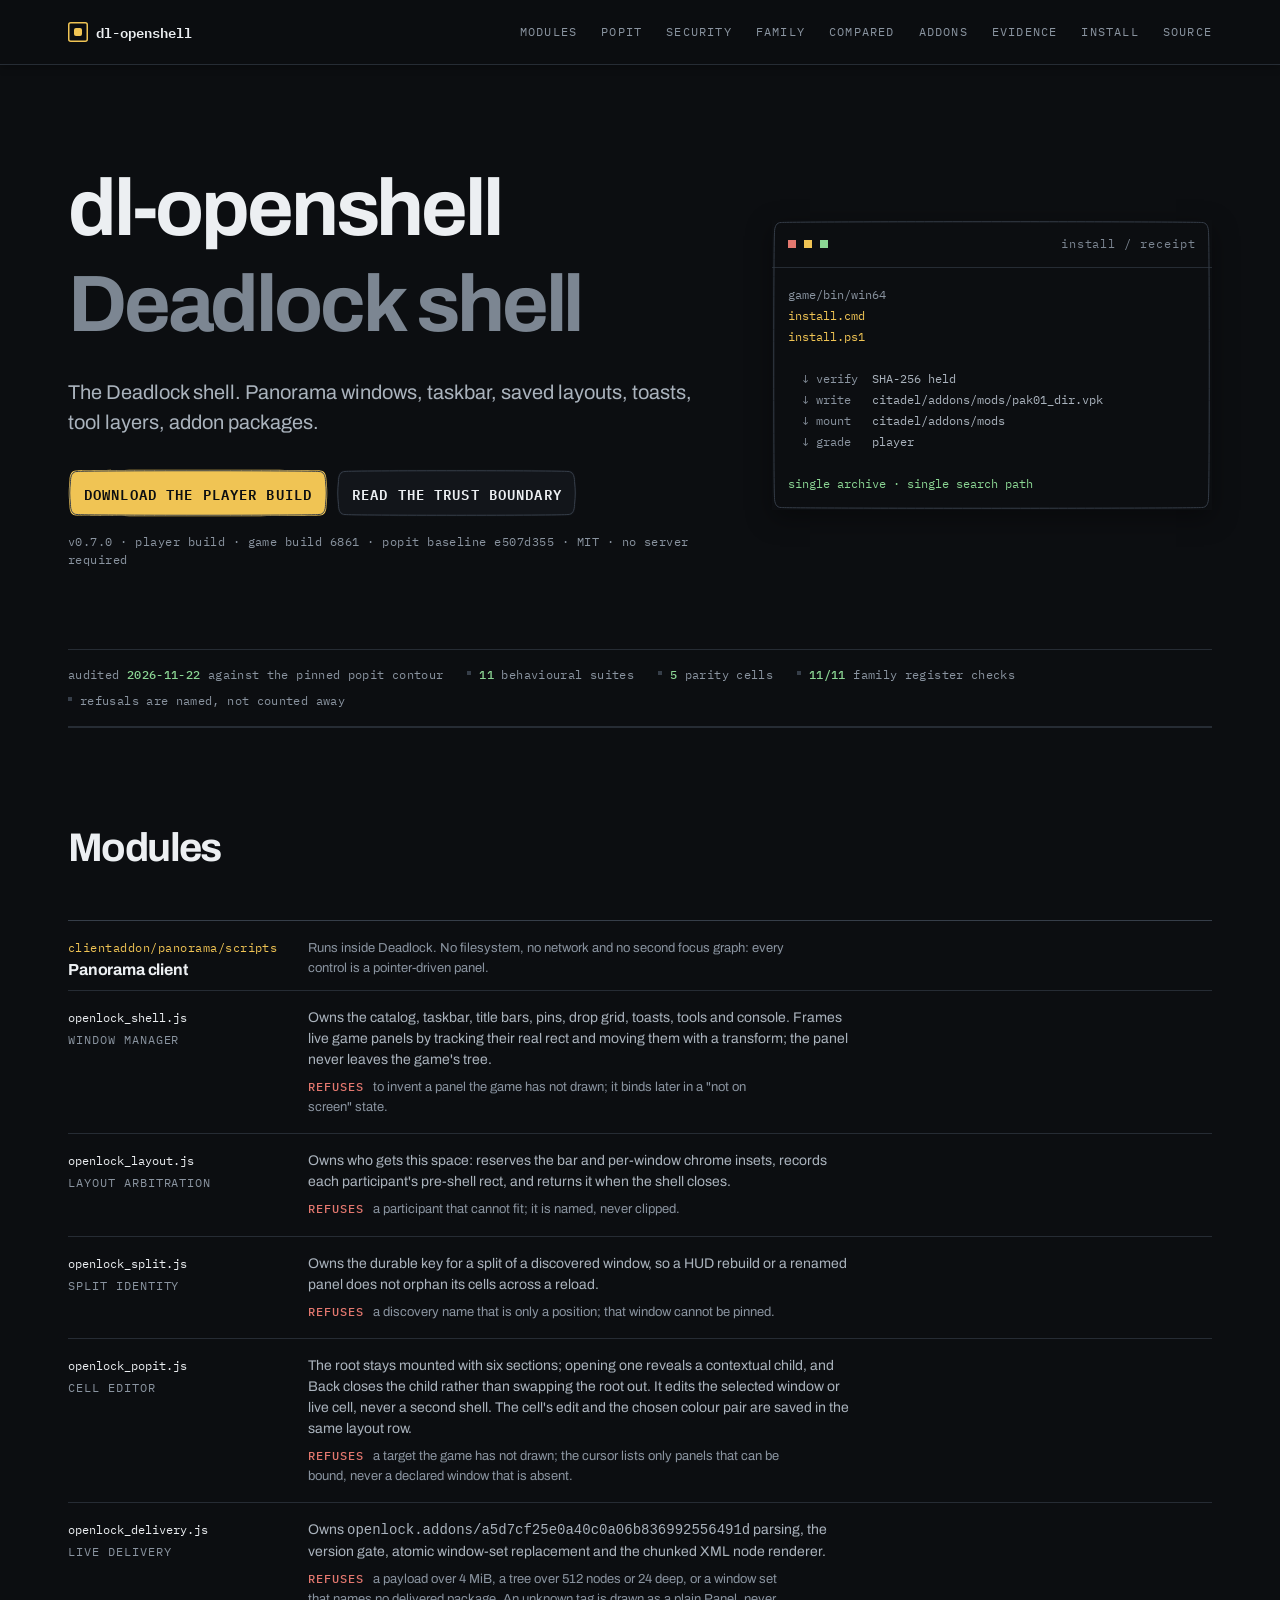
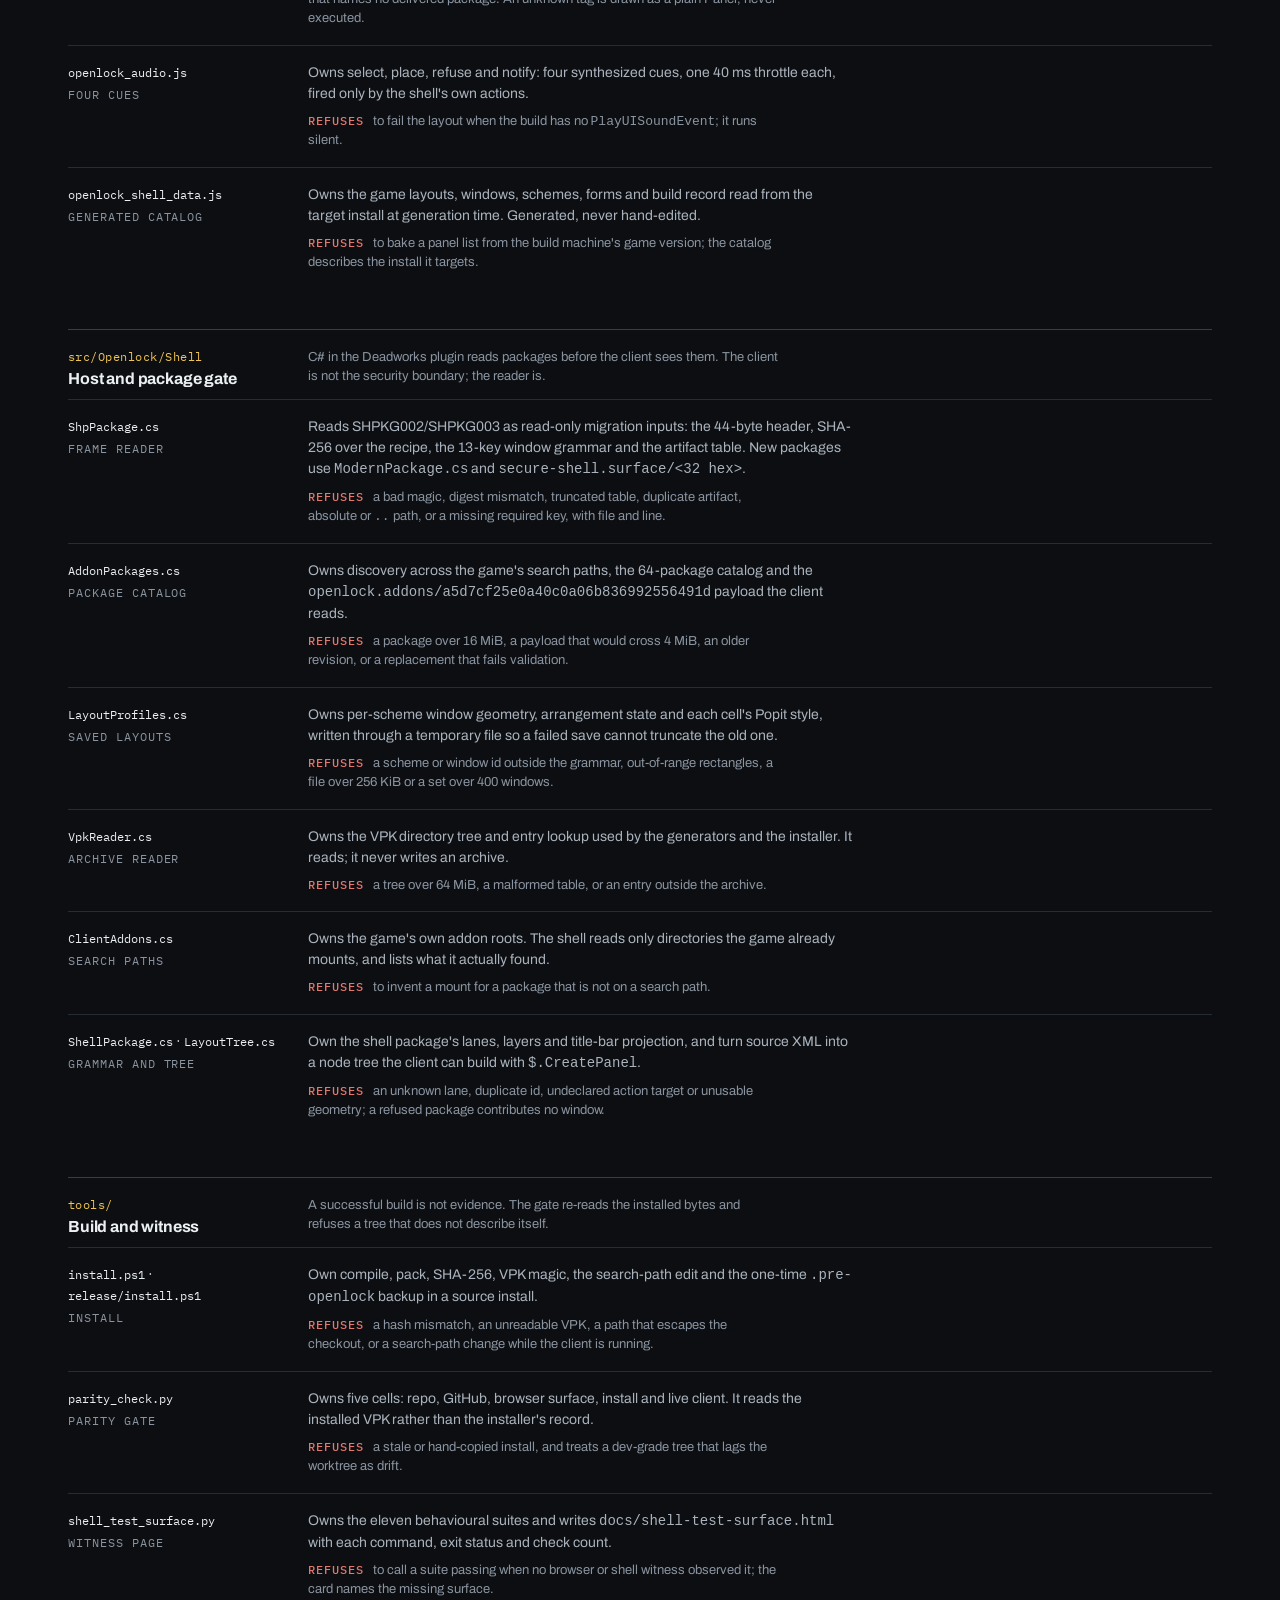
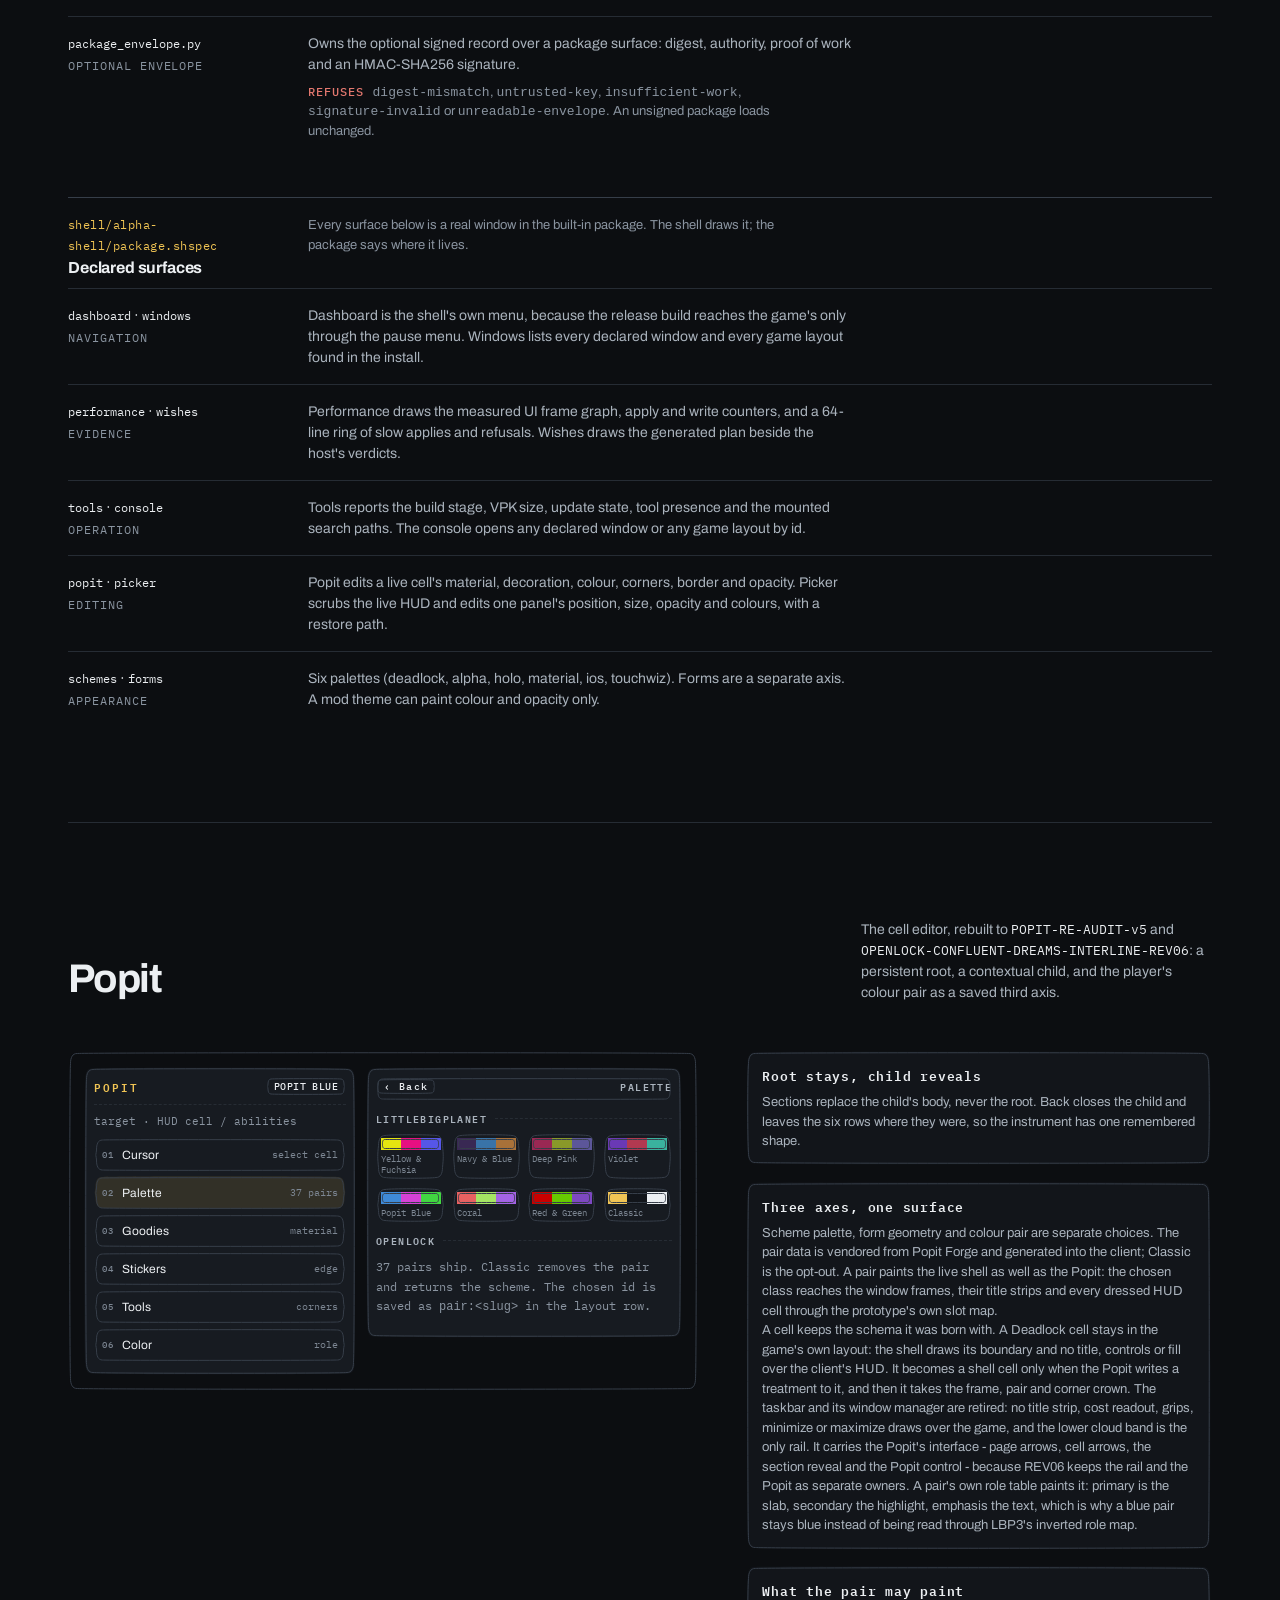
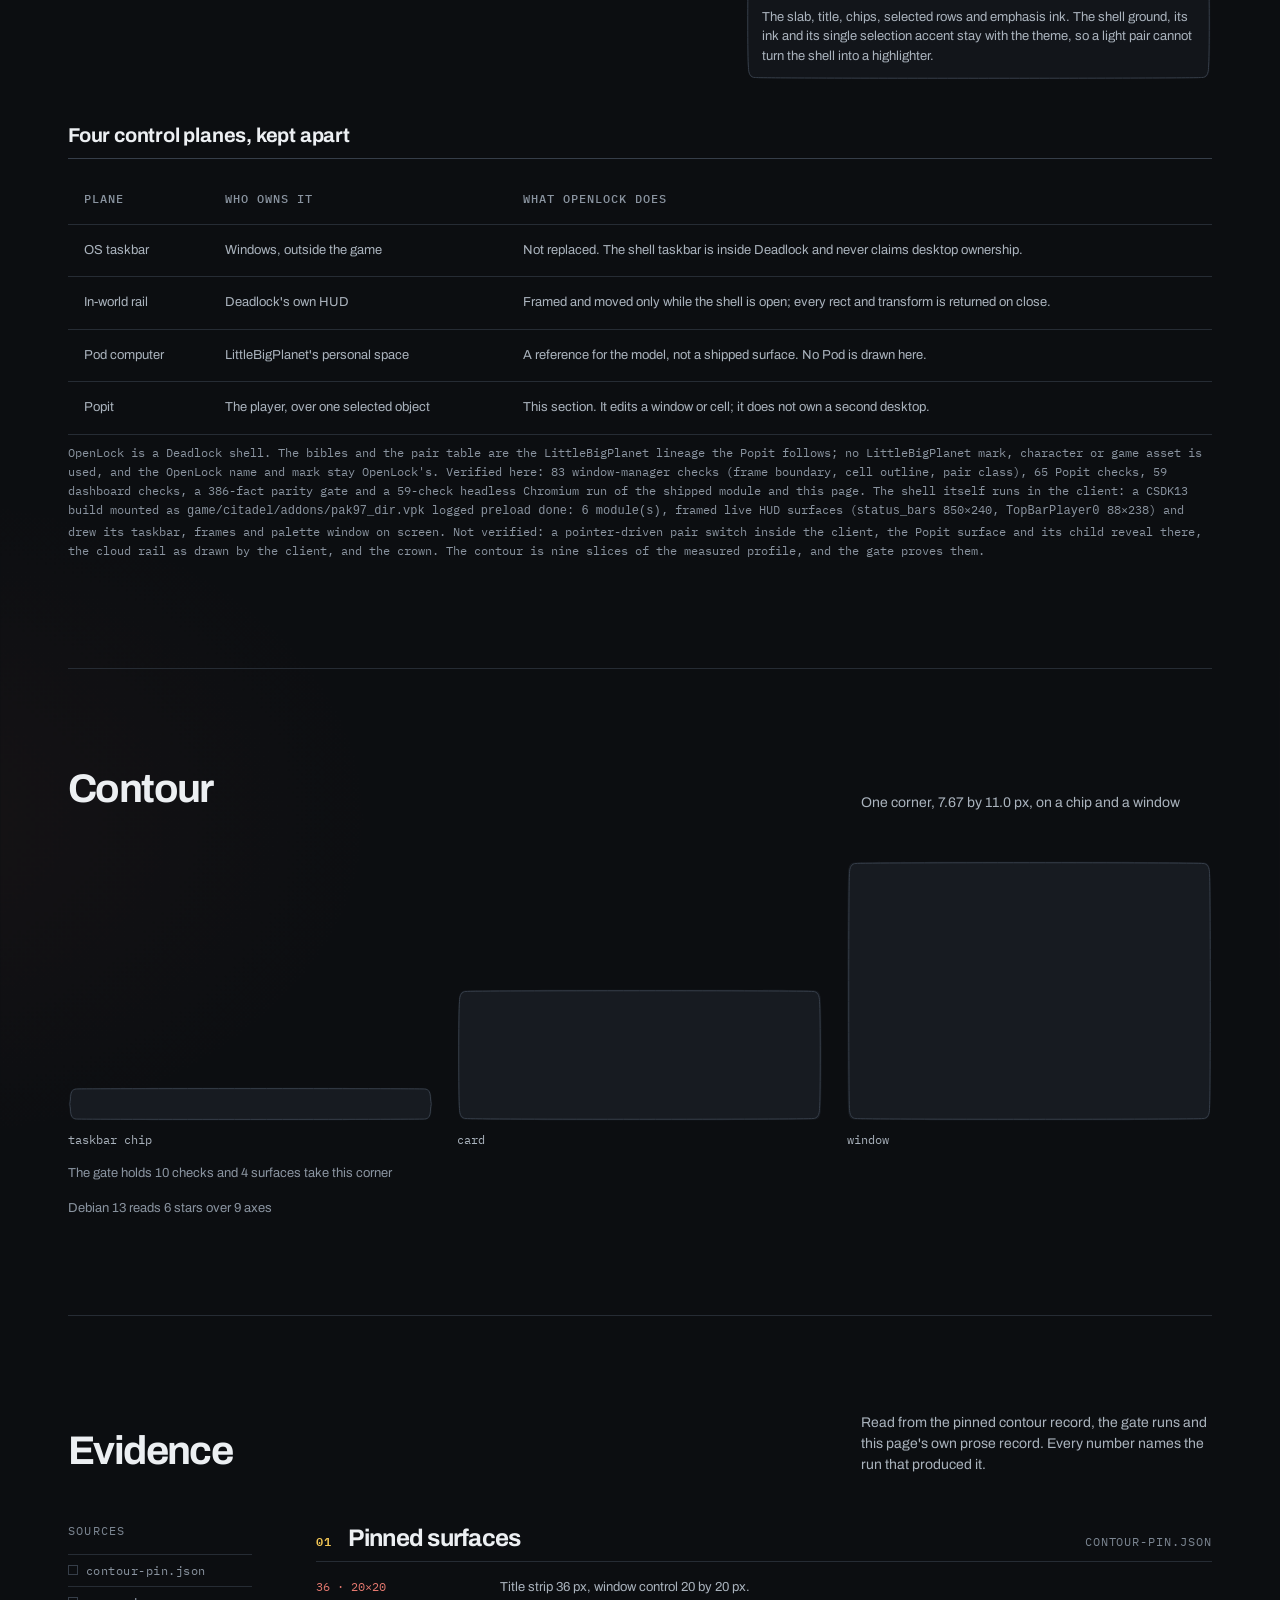
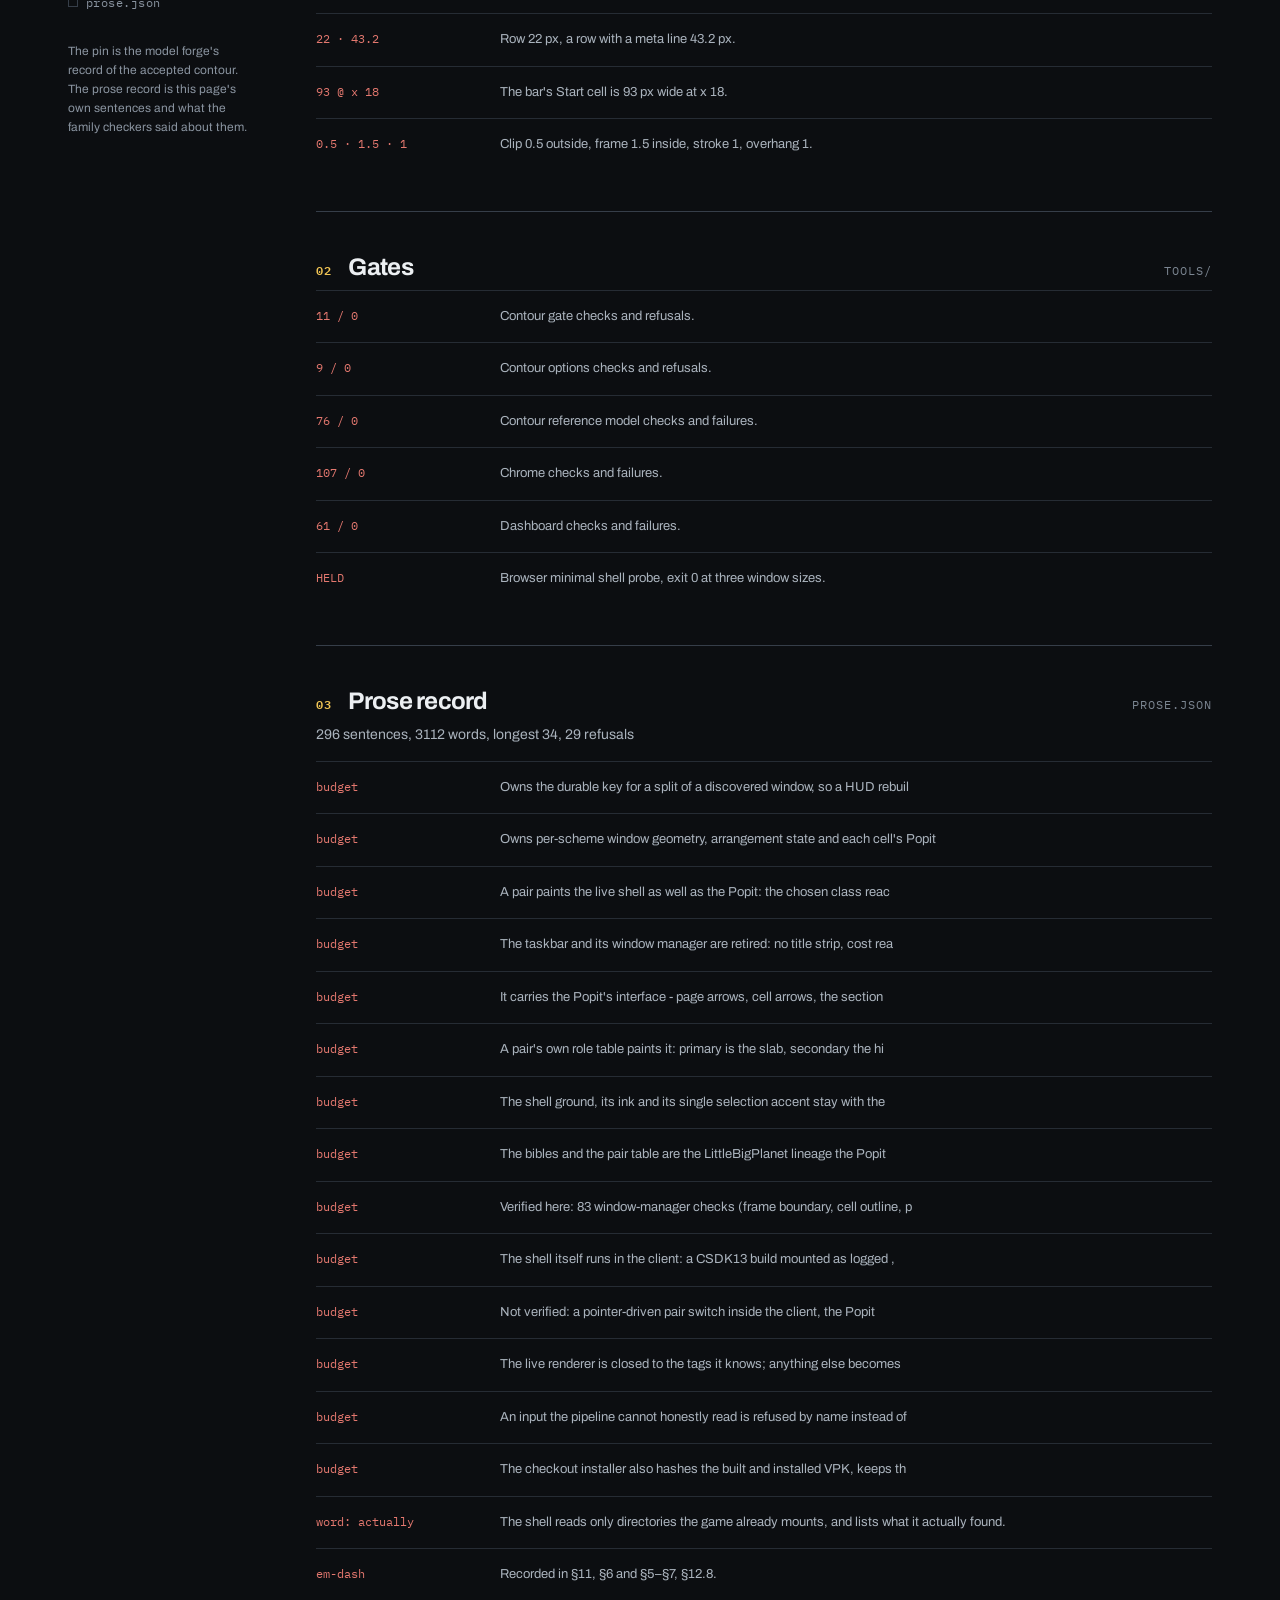
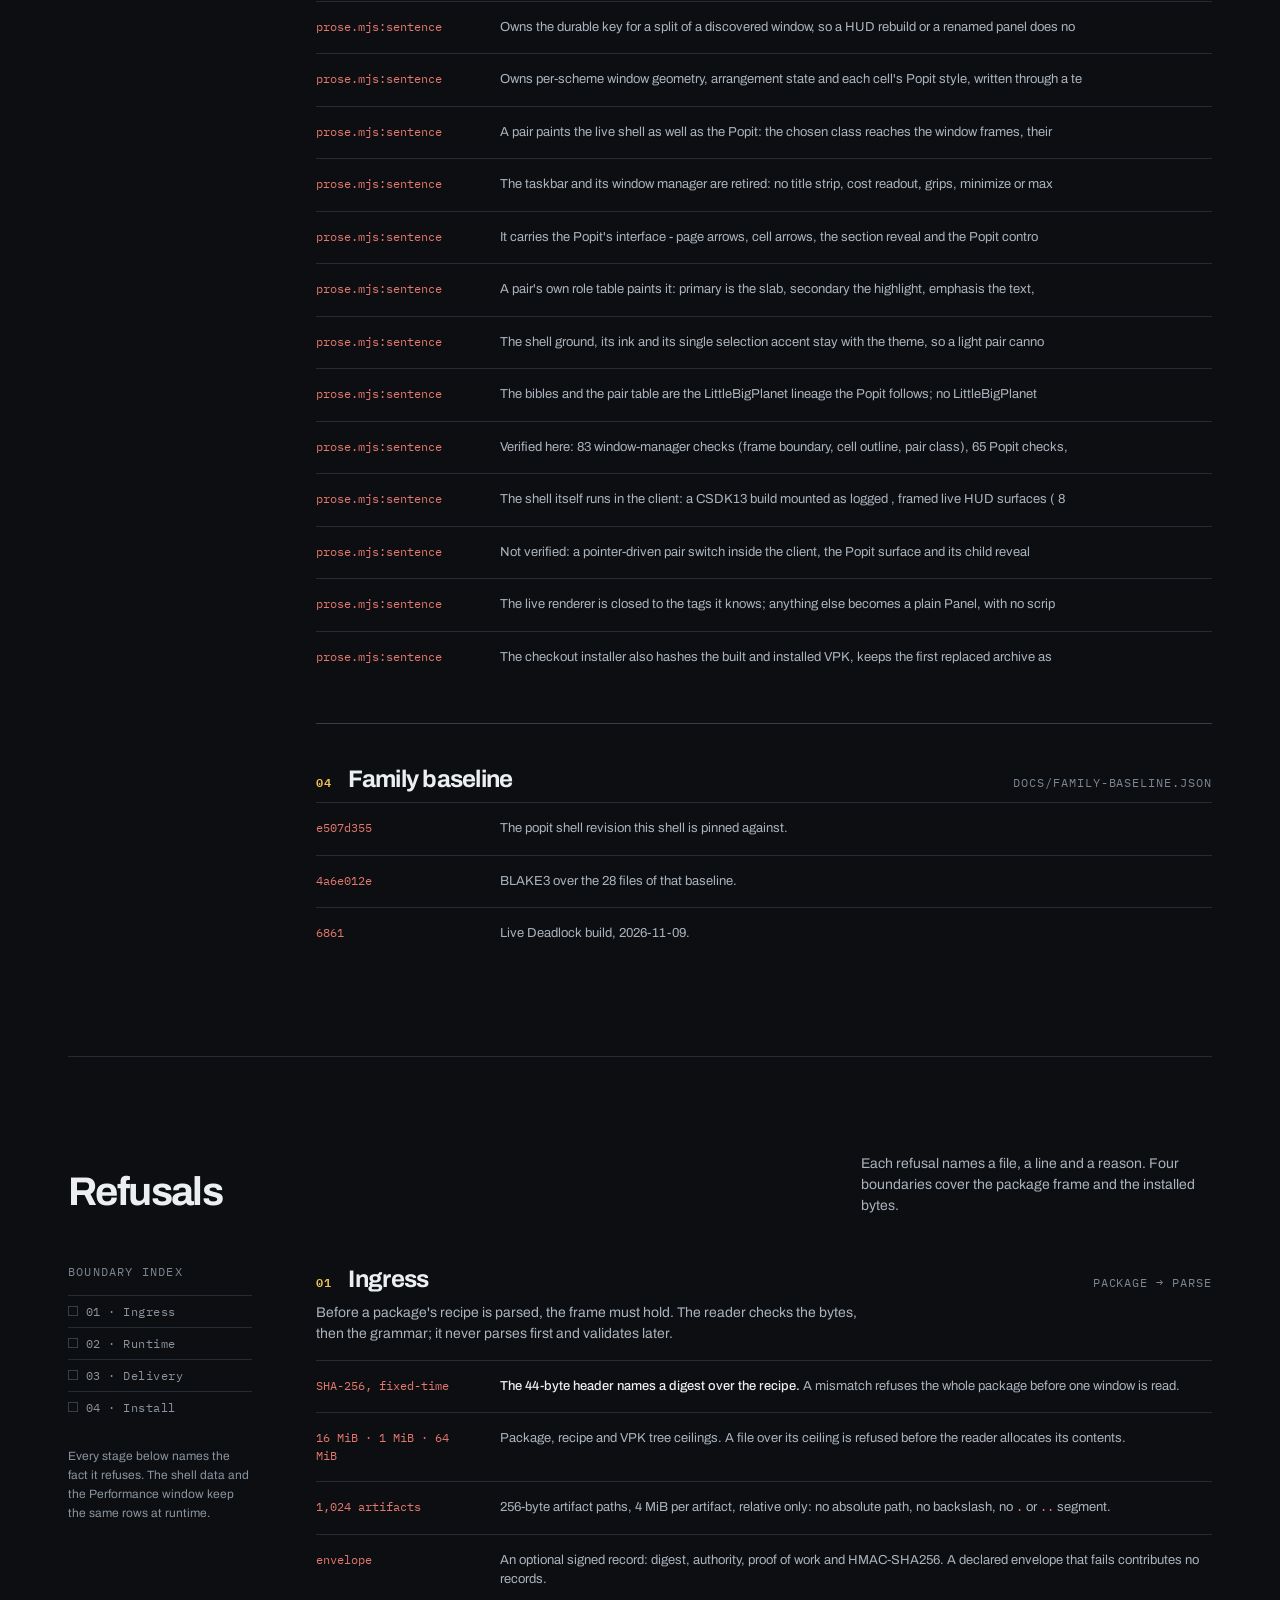
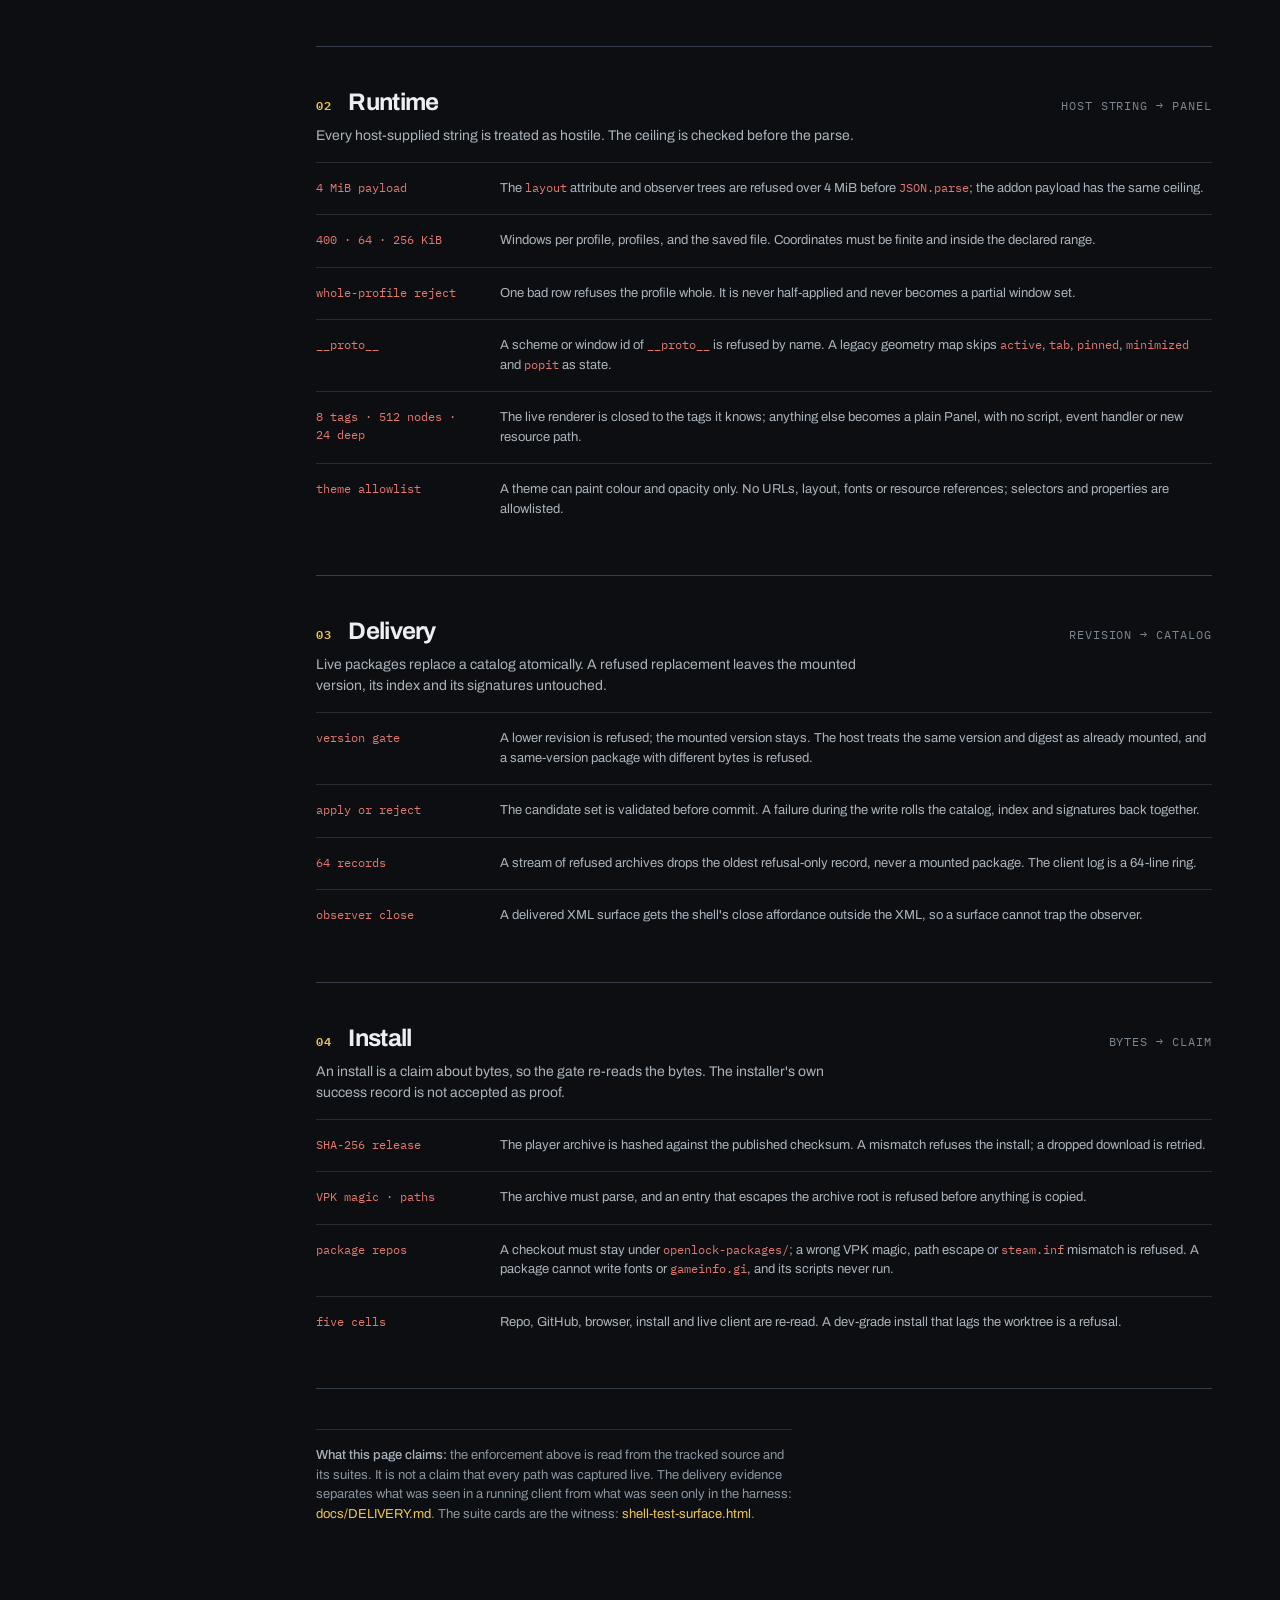
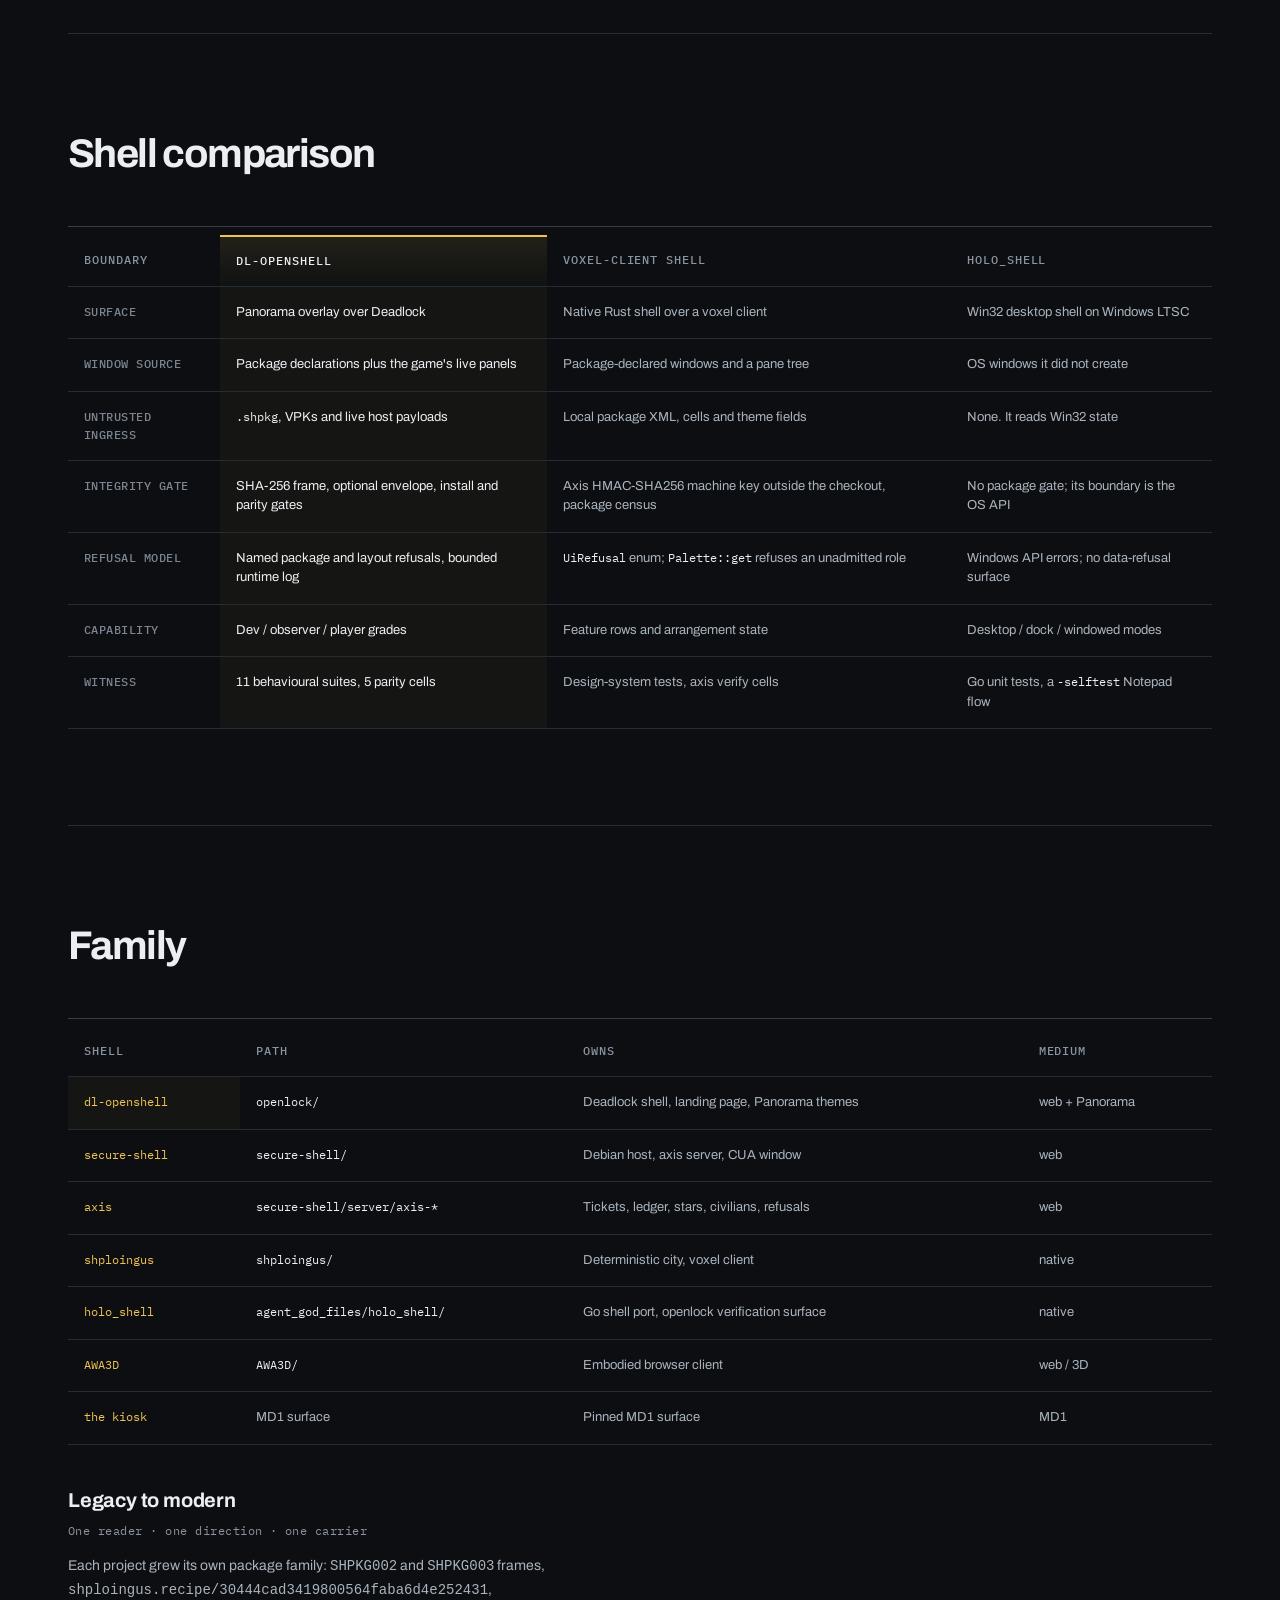
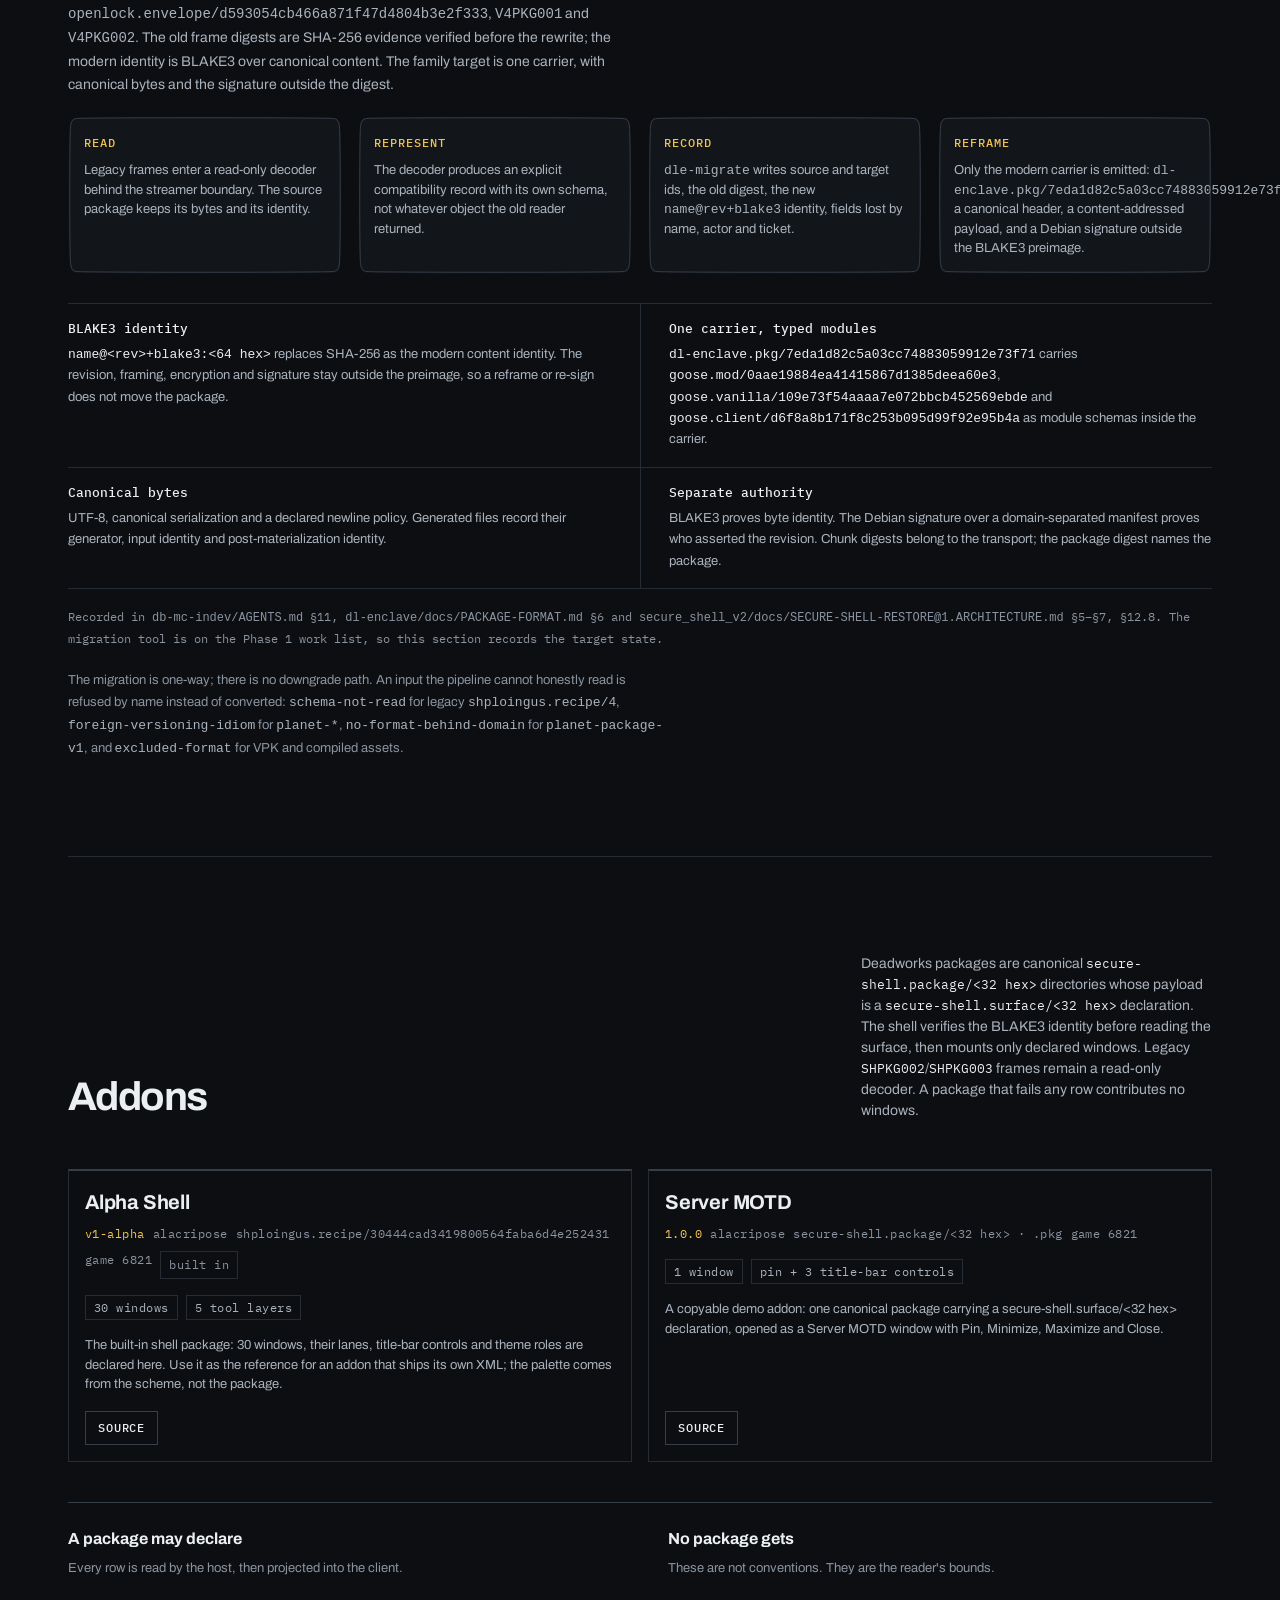
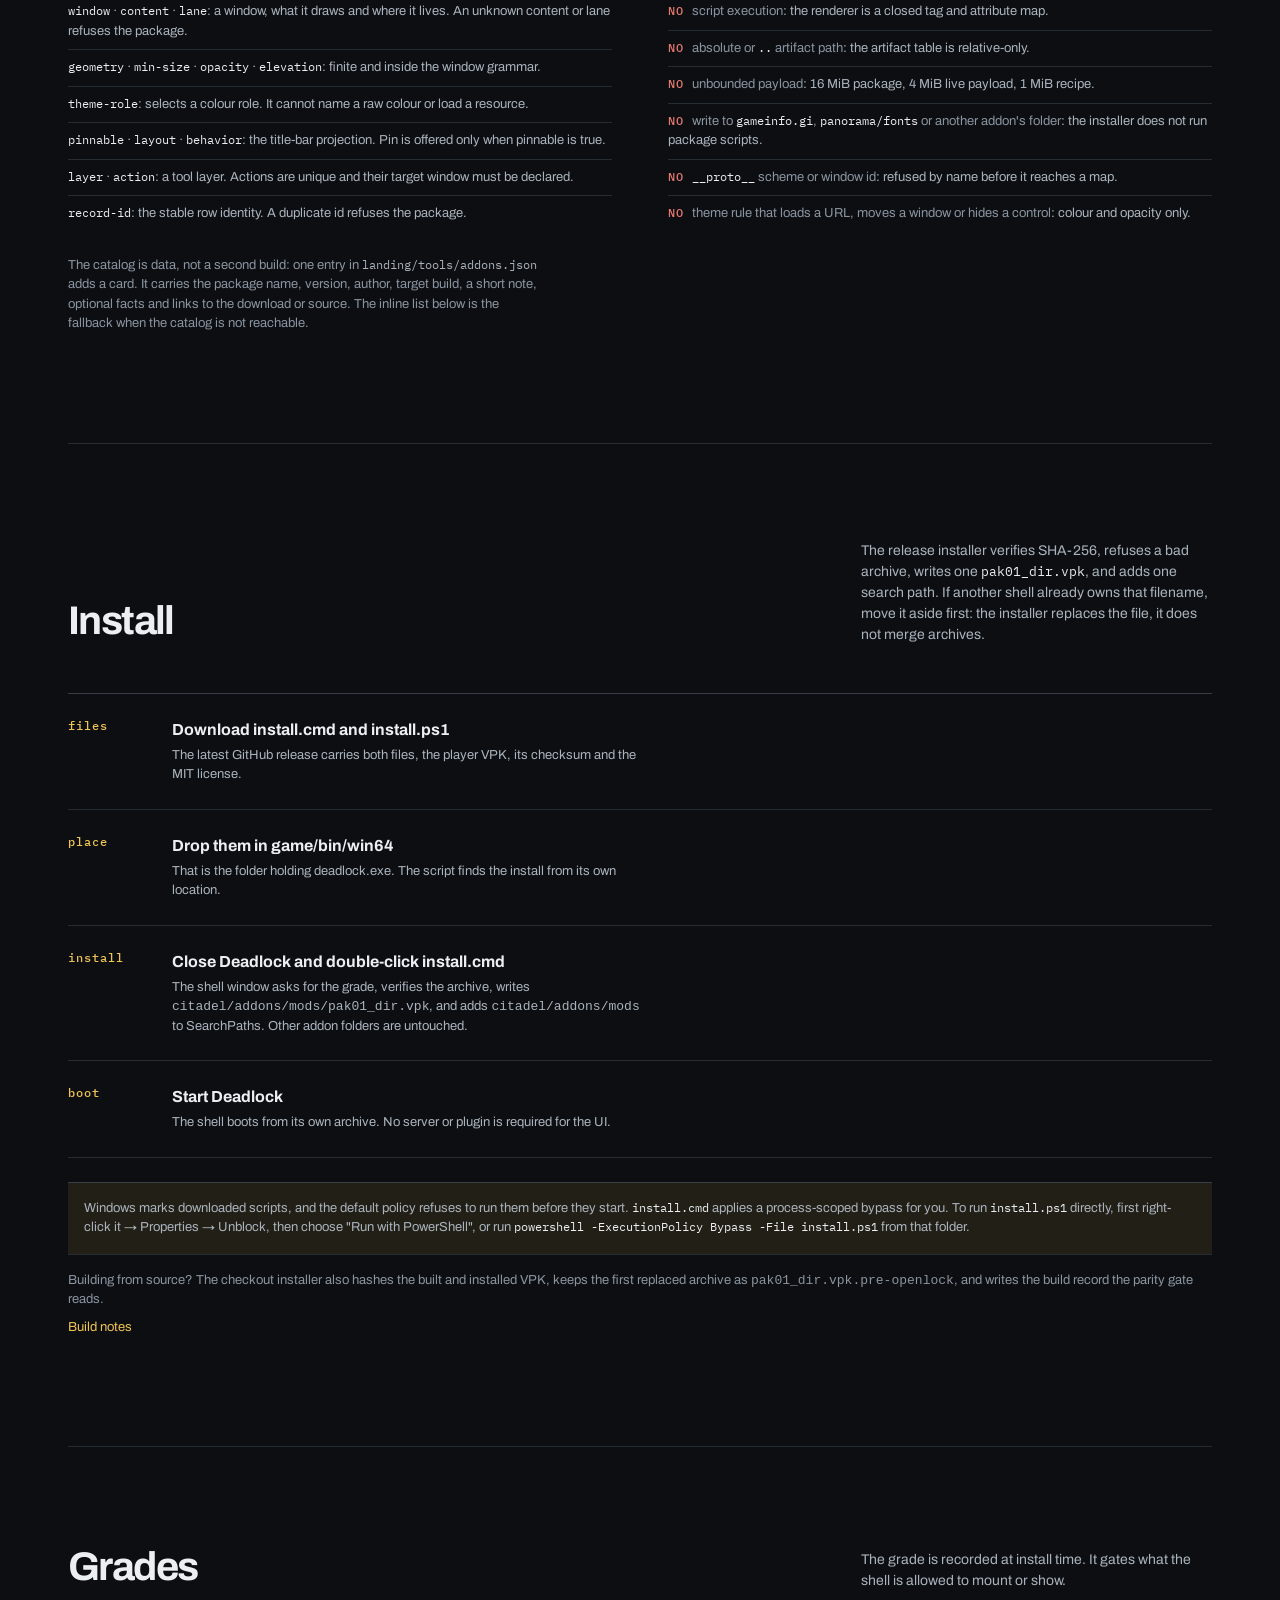
<file: landing/index.html>
<!doctype html>
<html lang="en">
<head>
  <meta charset="utf-8">
  <meta name="viewport" content="width=device-width, initial-scale=1">
  <title>dl-openshell: a window manager for Deadlock</title>
  <meta name="description" content="dl-openshell is a Panorama UI shell for Deadlock: windows, a taskbar, live game panels, saved layouts and verified Deadworks addon packages.">
  <meta name="theme-color" content="#0c0e11">
  <link rel="icon" href="data:image/svg+xml,%3Csvg xmlns='http://www.w3.org/2000/svg' viewBox='0 0 32 32'%3E%3Crect width='32' height='32' rx='4' fill='%230c0e11'/%3E%3Crect x='6' y='6' width='20' height='20' rx='2' fill='none' stroke='%23f0c454' stroke-width='1.5'/%3E%3Crect x='12' y='12' width='8' height='8' rx='2' fill='%23f0c454'/%3E%3C/svg%3E">
  <link rel="preconnect" href="https://fonts.googleapis.com">
  <link rel="preconnect" href="https://fonts.gstatic.com" crossorigin>
  <link href="https://fonts.googleapis.com/css2?family=Archivo:wght@400;500;600;700&family=IBM+Plex+Mono:wght@400;500;600&display=swap" rel="stylesheet">
  <style>
    :root {
      /* The family register's web-dark roles. Values live here once; every rule below names a
         role, never a raw hex. The light set is declared in the register but not adopted: openlock
         has no witnessed light surface yet. */
      --ground: #0c0e11;
      --surface: #12151a;
      --raised: #171b21;
      --line: #262c34;
      --line-strong: #363e49;
      --ink: #eceff2;
      --muted: #aab3bd;
      --dim: #8a94a0;
      --faint: #7c8692;
      --attention: #f0c454;
      --attention-soft: color-mix(in srgb, var(--attention) 9%, transparent);
      --interaction: #7c3aed;
      --interaction-text: #b9a4ff;
      --verified: #8bd694;
      --refused: #e4786f;
      --telemetry: #14b3b3;
      --max: 1144px;
      --keyline: clamp(16px, 4vw, 32px);
      --mono: "IBM Plex Mono", ui-monospace, monospace;
      --sans: "Archivo", system-ui, sans-serif;
    }
    * { box-sizing: border-box; }
    html { scroll-behavior: smooth; }
    body {
      margin: 0;
      color: var(--ink);
      background-color: var(--ground);
      background-image:
        radial-gradient(1000px 620px at 82% -12%, color-mix(in srgb, var(--attention) 7.5%, transparent), transparent 62%),
        radial-gradient(760px 520px at -8% 34%, color-mix(in srgb, var(--refused) 4.5%, transparent), transparent 64%);
      font: 14px/1.5 var(--sans);
    }
    ::selection { background: var(--attention); color: var(--ground); }
    body::-webkit-scrollbar { width: 12px; }
    body::-webkit-scrollbar-track { background: var(--ground); }
    body::-webkit-scrollbar-thumb { background: var(--line-strong); border: 2px solid var(--ground); }
    body::-webkit-scrollbar-thumb:hover { background: var(--dim); }
    .terminal pre::-webkit-scrollbar, .table-scroll::-webkit-scrollbar { height: 10px; }
    .terminal pre::-webkit-scrollbar-track, .table-scroll::-webkit-scrollbar-track { background: var(--ground); }
    .terminal pre::-webkit-scrollbar-thumb, .table-scroll::-webkit-scrollbar-thumb { background: var(--line-strong); border: 2px solid var(--ground); }
    .terminal pre::-webkit-scrollbar-thumb:hover, .table-scroll::-webkit-scrollbar-thumb:hover { background: var(--dim); }
    a { color: var(--attention); text-decoration: none; text-underline-offset: 3px; }
    a:hover { text-decoration: underline; text-decoration-thickness: 1px; }
    :focus-visible { outline: 2px solid var(--attention); outline-offset: 3px; }
    .wrap { width: min(var(--max), calc(100% - (var(--keyline) * 2))); margin: 0 auto; }
    .mono { font-family: var(--mono); }
    .skip {
      position: absolute; left: -999px; top: 0; z-index: 100;
      background: var(--attention); color: var(--ground); padding: 8px 16px; font-weight: 700;
    }
    .skip:focus { left: 8px; top: 8px; }

    header { position: sticky; top: 0; z-index: 40; background: color-mix(in srgb, var(--ground) 96%, transparent); border-bottom: 1px solid var(--line); box-shadow: 0 2px 8px rgb(0 0 0 / .28); }
    nav { display: flex; align-items: center; justify-content: space-between; gap: 24px; min-height: 64px; }
    .brand { display: flex; align-items: center; gap: 8px; font: 600 14px/1 var(--mono); letter-spacing: 0; }
    .brand-name { display: inline-block; color: var(--ink); }
    /* One geometry: the 20 x 20 square-in-square, 1.5 px outer stroke, 8 x 8 filled centre,
       2 px radii. SVG carries the fractional stroke exactly; no bevel, no second glyph, no
       letter inside. */
    .mark {
      flex: 0 0 auto; display: block; width: 20px; height: 20px;
      color: var(--attention); overflow: visible;
    }
    nav .links { display: flex; gap: 24px; font: 12px/1 var(--mono); letter-spacing: .1em; text-transform: uppercase; }
    nav .links a { color: var(--dim); }
    nav .links a:hover { color: var(--ink); text-decoration: none; }

    .hero { padding: clamp(64px, 9vw, 96px) 0 clamp(56px, 7vw, 80px); display: grid; grid-template-columns: minmax(0, 1.18fr) minmax(312px, .82fr); gap: clamp(32px, 6vw, 72px); align-items: center; }
    h1 { margin: 0 0 24px; font-size: clamp(44px, 7vw, 80px); line-height: 1.2; letter-spacing: -.04em; font-weight: 700; text-wrap: balance; }
    h1 span { color: var(--faint); }
    .lede { max-width: 62ch; margin: 0; color: var(--muted); font-size: clamp(18px, 1.6vw, 20px); line-height: 1.5; }
    .cta { display: flex; flex-wrap: wrap; gap: 8px; margin-top: 32px; }
    .button {
      display: inline-flex; align-items: center; justify-content: center; min-height: 48px; padding: 0 16px;
      border: 1px solid var(--line-strong); border-radius: 0px; color: var(--ink); --surface-fill: var(--surface);
      font: 600 14px var(--mono); letter-spacing: .08em; text-transform: uppercase;
    }
    .button:hover { border-color: var(--dim); text-decoration: none; }
    .button.primary { --surface-fill: var(--attention); border-color: var(--attention); color: var(--ground); }
    .button.primary:hover { --surface-fill: var(--attention); filter: brightness(1.08); }
    .version { margin-top: 16px; color: var(--dim); font: 12px/1.5 var(--mono); letter-spacing: .04em; }

    .terminal { --surface-fill: var(--ground); border: 1px solid var(--line-strong); border-radius: 0px; overflow: hidden; box-shadow: 0 8px 24px rgb(0 0 0 / .36); }
    .terminal .bar { display: flex; align-items: center; gap: 8px; min-height: 48px; padding: 8px 16px; border-bottom: 1px solid var(--line); }
    .terminal .bar i { width: 8px; height: 8px; border-radius: 0px; background: var(--line-strong); }
    .terminal .bar i:first-child { background: var(--refused); }
    .terminal .bar i:nth-child(2) { background: var(--attention); }
    .terminal .bar i:nth-child(3) { background: var(--verified); }
    .terminal .bar span { margin-left: auto; color: var(--faint); font: 12px var(--mono); letter-spacing: .08em; }
    .terminal pre { margin: 0; padding: 16px; overflow: auto; color: var(--muted); font: 12px/1.75 var(--mono); }
    .terminal .gold { color: var(--attention); }
    .terminal .green { color: var(--verified); }
    .terminal .muted { color: var(--dim); }

    .audit-line { display: flex; flex-wrap: wrap; gap: 8px 24px; align-items: center; padding: 16px 0; border-top: 1px solid var(--line); border-bottom: 1px solid var(--line); color: var(--dim); font: 12px/1.5 var(--mono); letter-spacing: .03em; }
    .audit-line b { color: var(--verified); font-weight: 500; }
    .audit-line span::before { content: ""; display: inline-block; width: 4px; height: 4px; margin: 0 8px 4px 0; background: var(--line-strong); }
    .audit-line span:first-child::before { display: none; }

    section { padding-top: clamp(64px, 8vw, 96px); padding-bottom: clamp(64px, 8vw, 96px); border-top: 1px solid var(--line); scroll-margin-top: 88px; }
    section:first-of-type { border-top: 0; }
    .section-head { display: grid; grid-template-columns: minmax(0, 1.35fr) minmax(264px, .65fr); gap: clamp(24px, 5vw, 64px); align-items: end; margin-bottom: clamp(32px, 4vw, 48px); }
    h2 { margin: 0; max-width: 17ch; font-size: clamp(34px, 4.2vw, 40px); line-height: 1.2; letter-spacing: -.04em; text-wrap: balance; }
    .section-head p { max-width: 46ch; margin: 0; color: var(--muted); font-size: 14px; }
    .section-head p code { color: var(--ink); font: 13px var(--mono); }

    /* Module map */
    .module-group { border-top: 1px solid var(--line-strong); padding-top: 16px; margin-top: 40px; }
    .module-group:first-child { margin-top: 0; }
    .module-group-head { display: grid; grid-template-columns: 208px minmax(0, 1fr); gap: 32px; align-items: baseline; margin-bottom: 8px; }
    .module-group-head h3 { margin: 0; font-size: 16px; letter-spacing: -.01em; }
    .module-group-head .group-path { color: var(--attention); font: 12px var(--mono); letter-spacing: .04em; }
    .module-group-head p { margin: 0; color: var(--dim); font-size: 13px; max-width: 68ch; }
    .module-row { display: grid; grid-template-columns: 208px minmax(0, 1fr); gap: 32px; padding: 16px 0; border-top: 1px solid var(--line); }
    .module-name code { color: var(--ink); font: 12px/1.5 var(--mono); overflow-wrap: anywhere; }
    .module-name span { display: block; margin-top: 4px; color: var(--dim); font: 12px/1.4 var(--mono); letter-spacing: .08em; text-transform: uppercase; }
    .module-body p { margin: 0; max-width: 68ch; color: var(--muted); font-size: 14px; }
    .module-body p + p { margin-top: 8px; }
    .module-body .refuse { color: var(--dim); font-size: 13px; }
    .module-body .refuse b { color: var(--refused); font: 500 12px var(--mono); letter-spacing: .09em; text-transform: uppercase; margin-right: 8px; }

    /* Security ledger */
    .ledger { display: grid; grid-template-columns: 184px minmax(0, 1fr); gap: clamp(32px, 5vw, 64px); align-items: start; }
    .ledger-index { position: sticky; top: 96px; }
    .ledger-index .index-title { margin: 0 0 16px; color: var(--faint); font: 12px var(--mono); letter-spacing: .1em; text-transform: uppercase; }
    .ledger-index a { display: flex; align-items: baseline; gap: 8px; padding: 8px 0; border-top: 1px solid var(--line); color: var(--dim); font: 12px var(--mono); letter-spacing: .04em; }
    .ledger-index a::before { content: ""; flex: 0 0 auto; width: 8px; height: 8px; border: 1px solid var(--line-strong); transition: background 160ms cubic-bezier(.4, 0, .2, 1), border-color 160ms cubic-bezier(.4, 0, .2, 1); }
    .ledger-index a:hover { color: var(--ink); text-decoration: none; }
    .ledger-index a.active { color: var(--attention); }
    .ledger-index a.active::before { background: var(--attention); border-color: var(--attention); }
    .ledger-index .rail-note { margin: 24px 0 0; color: var(--dim); font-size: 12px; line-height: 1.6; }
    .stage { padding: 0 0 40px; margin: 0 0 40px; border-bottom: 1px solid var(--line-strong); }
    .stage:last-child { border-bottom: 0; margin-bottom: 0; padding-bottom: 0; }
    .stage-head { display: flex; align-items: baseline; gap: 16px; margin-bottom: 8px; }
    .stage-no { color: var(--attention); font: 600 12px var(--mono); letter-spacing: .1em; }
    .stage h3 { margin: 0; font-size: 24px; line-height: 1.25; letter-spacing: -.03em; }
    .stage-where { margin-left: auto; color: var(--faint); font: 12px var(--mono); letter-spacing: .08em; text-transform: uppercase; text-align: right; }
    .stage > p { max-width: 68ch; margin: 0 0 16px; color: var(--muted); font-size: 14px; }
    .refuse-list { list-style: none; margin: 0; padding: 0; display: grid; }
    .refuse-list li { display: grid; grid-template-columns: 160px minmax(0, 1fr); gap: 24px; padding: 16px 0; border-top: 1px solid var(--line); }
    .refuse-list code { color: var(--refused); font: 12px/1.5 var(--mono); overflow-wrap: anywhere; }
    .refuse-list span { color: var(--muted); font-size: 13px; }
    .refuse-list span b { color: var(--ink); font-weight: 500; }
    .claim-note { margin-top: 32px; padding: 16px 0 0; border-top: 1px solid var(--line); color: var(--dim); font-size: 13px; max-width: 68ch; }
    .claim-note b { color: var(--muted); font-weight: 500; }

    /* Comparison table */
    .table-hint { display: none; }
    .table-scroll { overflow-x: auto; border-top: 1px solid var(--line-strong); padding-top: 8px; }
    .table-scroll:focus-visible { outline-offset: -2px; }
    table.compare { width: 100%; min-width: 848px; border-collapse: collapse; }
    table.compare th, table.compare td { text-align: left; vertical-align: top; padding: 16px; border-bottom: 1px solid var(--line); }
    table.compare thead th { color: var(--dim); font: 500 12px/1.4 var(--mono); letter-spacing: .08em; text-transform: uppercase; }
    table.compare thead th.this { color: var(--ink); background: linear-gradient(180deg, color-mix(in srgb, var(--attention) 10%, transparent), color-mix(in srgb, var(--attention) 2%, transparent)); border-top: 2px solid var(--attention); }
    table.compare tbody th { width: 152px; color: var(--faint); font: 500 12px/1.5 var(--mono); letter-spacing: .04em; text-transform: uppercase; }
    table.compare td { color: var(--muted); font-size: 13px; line-height: 1.5; }
    table.compare td.this { color: var(--ink); background: color-mix(in srgb, var(--attention) 3.5%, transparent); }
    table.compare td b { color: var(--ink); font-weight: 500; }
    table.compare td code { color: var(--ink); font: 12px var(--mono); }
    .compare-note { margin: 24px 0 0; max-width: 68ch; color: var(--dim); font-size: 13px; }
    .compare-note b { color: var(--muted); font-weight: 500; }

    /* Family */
    .family-table { min-width: 860px; }
    .family-table td:first-child code { color: var(--attention); }
    .family-subhead { margin: 40px 0 8px; font-size: 20px; letter-spacing: -.01em; }
    .family-note { margin: 0 0 16px; color: var(--dim); font: 12px var(--mono); letter-spacing: .04em; }
    .family-lede { max-width: 72ch; margin: 0 0 20px; color: var(--muted); font-size: 14px; line-height: 1.65; }
    .family-flow { display: grid; grid-template-columns: repeat(4, minmax(0, 1fr)); gap: 16px; }
    .family-step { padding: 16px; border: 1px solid var(--line); border-top: 2px solid var(--line-strong); border-radius: 0px; --surface-fill: var(--surface); }
    .family-step b { color: var(--attention); font: 500 12px var(--mono); letter-spacing: .08em; text-transform: uppercase; }
    .family-step span { display: block; margin-top: 8px; color: var(--muted); font-size: 13px; }
    .family-modern { display: grid; grid-template-columns: 1fr 1fr; margin: 28px 0 0; border-top: 1px solid var(--line); }
    .family-modern > div { padding: 16px 0; border-bottom: 1px solid var(--line); }
    .family-modern > div:nth-child(odd) { padding-right: 28px; }
    .family-modern > div:nth-child(even) { padding-left: 28px; border-left: 1px solid var(--line); }
    .family-modern dt { color: var(--ink); font: 500 13px var(--mono); }
    .family-modern dd { margin: 7px 0 0; color: var(--muted); font-size: 13px; line-height: 1.65; }
    .family-modern dd code { color: var(--ink); }
    .family-source { margin: 18px 0 0; color: var(--dim); font: 12px var(--mono); line-height: 1.7; }
    .family-refusals { max-width: 86ch; margin: 20px 0 0; color: var(--dim); font-size: 13px; line-height: 1.7; }
    .family-refusals code { color: var(--muted); }
    @media (max-width: 900px) { .family-flow { grid-template-columns: 1fr 1fr; } }
    @media (max-width: 760px) {
      .family-flow { grid-template-columns: 1fr; }
      .family-modern { grid-template-columns: 1fr; }
      .family-modern > div:nth-child(odd), .family-modern > div:nth-child(even) { padding-left: 0; padding-right: 0; border-left: 0; }
    }

    /* Addons */
    .addon-grid { display: grid; grid-template-columns: repeat(auto-fit, minmax(min(100%, 320px), 1fr)); gap: 16px; }
    .card { padding: 16px; border: 1px solid var(--line); border-top: 2px solid var(--line-strong); border-radius: 0px; --surface-fill: var(--surface); }
    .addon-card { display: flex; flex-direction: column; }
    .addon-card:hover { border-top-color: var(--attention); }
    .addon-card h3 { margin: 0 0 8px; font-size: 20px; letter-spacing: -.01em; }
    .addon-meta { display: flex; flex-wrap: wrap; gap: 8px; color: var(--dim); font: 12px/1.5 var(--mono); letter-spacing: .04em; }
    .addon-meta .hi { color: var(--attention); }
    .addon-facts { display: flex; flex-wrap: wrap; gap: 8px; margin-top: 16px; }
    .addon-fact { padding: 4px 8px; border: 1px solid var(--line); color: var(--muted); font: 12px var(--mono); letter-spacing: .04em; }
    .addon-card p { margin: 16px 0 0; color: var(--muted); font-size: 13px; }
    .addon-links { display: flex; flex-wrap: wrap; gap: 8px; margin-top: auto; padding-top: 16px; }
    .addon-link {
      display: inline-flex; align-items: center; min-height: 34px; padding: 0 12px;
      border: 1px solid var(--line-strong); border-radius: 0px; color: var(--ink); font: 500 12px var(--mono);
      letter-spacing: .07em; text-transform: uppercase;
    }
    .addon-link:hover { border-color: var(--attention); color: var(--attention); text-decoration: none; }
    .addon-tag { border: 1px solid var(--line); color: var(--dim); padding: 4px 8px; font-size: 12px; }
    .addon-empty p { margin-top: 8px; }

    .contract { display: grid; grid-template-columns: 1fr 1fr; gap: 0 56px; margin-top: 40px; border-top: 1px solid var(--line-strong); padding-top: 24px; }
    .contract h3 { margin: 0 0 8px; font-size: 16px; }
    .contract .contract-deck { margin: 0 0 16px; color: var(--dim); font-size: 13px; }
    .contract-list { list-style: none; margin: 0; padding: 0; }
    .contract-list li { padding: 8px 0; border-top: 1px solid var(--line); color: var(--muted); font-size: 13px; }
    .contract-list li:first-child { border-top: 0; }
    .contract-list code { color: var(--ink); font: 12px var(--mono); }
    .contract-list b { color: var(--ink); font-weight: 500; }
    .contract-list .no { color: var(--dim); }
    .contract-list .no::before { content: "no "; color: var(--refused); font: 500 12px var(--mono); letter-spacing: .08em; text-transform: uppercase; }
    .catalog-note { margin-top: 24px; color: var(--dim); font-size: 13px; max-width: 68ch; }
    .catalog-note code { color: var(--muted); font: 12px var(--mono); }

    /* Install */
    .steps { border-top: 1px solid var(--line-strong); }
    .step { display: grid; grid-template-columns: 80px minmax(0, 1fr); gap: 24px; padding: 24px 0; border-bottom: 1px solid var(--line); }
    .step b { color: var(--attention); font: 500 12px var(--mono); letter-spacing: .08em; }
    .step h3 { margin: 0 0 4px; font-size: 16px; }
    .step p { margin: 0; max-width: 68ch; color: var(--muted); font-size: 13px; }
    .note { margin: 24px 0 0; padding: 16px; border-top: 1px solid var(--line-strong); border-bottom: 1px solid var(--line); background: var(--attention-soft); color: var(--muted); font-size: 13px; }
    .note code { color: var(--ink); font: 12px var(--mono); }
    p code, li code, .step code { overflow-wrap: anywhere; }
    .install-foot { display: flex; flex-wrap: wrap; gap: 8px 24px; align-items: baseline; margin-top: 16px; color: var(--dim); font-size: 13px; }

    /* Grades */
    .grades { border-top: 1px solid var(--line-strong); }
    .grade-row { display: grid; grid-template-columns: 96px minmax(0, 1fr) 168px; gap: 24px; padding: 24px 0; border-bottom: 1px solid var(--line); align-items: baseline; }
    .grade-row code { color: var(--attention); font: 600 12px var(--mono); letter-spacing: .04em; }
    .grade-row h3 { margin: 0 0 4px; font-size: 16px; }
    .grade-row p { margin: 0; color: var(--muted); font-size: 13px; }
    .grade-row .use { color: var(--dim); font: 12px var(--mono); letter-spacing: .08em; text-transform: uppercase; text-align: right; }

    footer { padding: 32px 0 48px; border-top: 1px solid var(--line); color: var(--dim); font-size: 12px; }
    .foot-row { display: flex; flex-wrap: wrap; justify-content: space-between; gap: 16px 32px; align-items: baseline; }
    .foot-row .mono { font-size: 12px; letter-spacing: .03em; }
    .foot-links { display: flex; flex-wrap: wrap; gap: 16px; }
    .foot-links a { color: var(--muted); }

    @media (max-width: 900px) {
      .hero { grid-template-columns: 1fr; gap: 40px; }
      .section-head { grid-template-columns: 1fr; gap: 16px; }
      h2 { max-width: 20ch; }
      .module-group-head, .module-row { grid-template-columns: 1fr; gap: 8px; }
      .module-name { display: flex; flex-wrap: wrap; align-items: baseline; gap: 8px; }
      .module-name span { margin-top: 0; }
      .ledger { grid-template-columns: 1fr; }
      .ledger-index { position: static; display: flex; flex-wrap: wrap; gap: 0 16px; padding-bottom: 8px; border-bottom: 1px solid var(--line-strong); }
      .ledger-index .index-title, .ledger-index .rail-note { display: none; }
      .ledger-index a { border-top: 0; padding: 4px 0; }
      .contract { grid-template-columns: 1fr; gap: 32px; }
      .grade-row { grid-template-columns: 72px minmax(0, 1fr); }
      .grade-row .use { grid-column: 2; text-align: left; }
    }
    @media (max-width: 760px) {
      nav .links { display: none; }
      .hero { padding-top: 56px; }
      .audit-line { gap: 8px 16px; }
      .stage-where { display: none; }
      .refuse-list li { grid-template-columns: 1fr; gap: 4px; }
      .step { grid-template-columns: 56px minmax(0, 1fr); gap: 16px; }
      .terminal pre { font-size: 12px; }
      .addon-link { min-height: 48px; padding: 0 16px; }
      .table-hint { display: block; margin: 0 0 8px; color: var(--dim); font: 12px var(--mono); letter-spacing: .04em; }
      footer { padding-bottom: 40px; }
    }
    /* Popit: the cell editor drawn as the root/child instrument the bibles specify. Web-dark
       roles only; a pair band is the same three colours the shell carries in its pair row. */
    .popit-grid { display: grid; grid-template-columns: minmax(0, 1.15fr) minmax(280px, .85fr); gap: clamp(24px, 4vw, 48px); align-items: start; }
    .popit-stage { display: flex; flex-wrap: wrap; gap: 10px; align-items: flex-start; padding: 16px; --surface-fill: var(--ground); border: 1px solid var(--line-strong); border-radius: 0px; }
    .popit-root { width: min(100%, 272px); padding: 10px; --surface-fill: var(--raised); border: 2px solid var(--attention); border-radius: 0px; }
    .popit-head { display: flex; align-items: center; justify-content: space-between; gap: 8px; padding-bottom: 8px; border-bottom: 1px dashed var(--line); color: var(--attention); font: 600 11px var(--mono); letter-spacing: .18em; }
    .popit-chip { padding: 3px 8px; border: 1px solid var(--attention); border-radius: 0px; color: var(--ink); font: 500 10px var(--mono); letter-spacing: .04em; }
    .popit-target { margin: 8px 0; color: var(--dim); font: 11px/1.5 var(--mono); }
    .popit-row { display: flex; gap: 8px; align-items: center; justify-content: space-between; min-height: 34px; padding: 4px 8px; margin-bottom: 4px; border: 2px solid var(--line); border-radius: 0px; font: 12px var(--sans); }
    .popit-row b { color: var(--faint); font: 500 9px var(--mono); letter-spacing: .12em; }
    .popit-row span { flex: 1; }
    .popit-row em { color: var(--faint); font: 10px var(--mono); font-style: normal; }
    .popit-row[aria-current="true"] { border-color: var(--attention); --surface-fill: color-mix(in srgb, var(--attention) 12%, transparent); }
    .popit-child { flex: 1 1 240px; min-width: 220px; padding: 10px; --surface-fill: var(--raised); border: 2px solid var(--attention); border-radius: 0px; }
    .popit-child-head { display: flex; justify-content: space-between; align-items: center; gap: 8px; padding-bottom: 6px; margin-bottom: 8px; border-bottom: 1px dashed var(--line); color: var(--muted); font: 600 10px var(--mono); letter-spacing: .14em; }
    .popit-back { padding: 2px 8px; border: 1px solid var(--line-strong); border-radius: 0px; color: var(--ink); font: 500 10px var(--mono); }
    .popit-label { display: flex; align-items: center; gap: 8px; margin: 8px 0 6px; color: var(--muted); font: 600 10px var(--mono); letter-spacing: .14em; }
    .popit-label::after { content: ""; flex: 1; border-bottom: 1px dashed var(--line); }
    .popit-pairs { display: grid; grid-template-columns: repeat(4, minmax(0, 1fr)); gap: 6px; }
    .popit-pair { padding: 5px; border: 1px solid var(--line); border-radius: 0px; }
    .popit-pair[aria-current="true"] { border-color: var(--attention); }
    .popit-band { display: grid; grid-template-columns: repeat(3, 1fr); height: 12px; border: 1px solid var(--line-strong); border-radius: 0px; overflow: hidden; }
    .popit-band i { display: block; height: 100%; }
    .popit-pair span { display: block; margin-top: 4px; color: var(--faint); font: 9px/1.2 var(--mono); }
    .popit-notes { display: grid; gap: 16px; }
    .popit-note { padding: 14px 16px; --surface-fill: var(--surface); border: 1px solid var(--line); border-radius: 0px; }
    .popit-note h3 { margin: 0 0 6px; color: var(--ink); font: 600 13px var(--mono); letter-spacing: .06em; }
    .popit-note p { margin: 0; color: var(--muted); font-size: 13px; }
    .popit-planes { width: 100%; margin-top: 8px; border-collapse: collapse; }
    .popit-planes th, .popit-planes td { padding: 8px 10px; text-align: left; vertical-align: top; border-bottom: 1px solid var(--line); font-size: 12px; }
    .popit-planes th { color: var(--faint); font: 600 10px var(--mono); letter-spacing: .12em; text-transform: uppercase; }
    .popit-honest { margin-top: 8px; color: var(--dim); font: 12px/1.6 var(--mono); }
    @media (max-width: 860px) { .popit-grid { grid-template-columns: 1fr; } }
    @media (prefers-reduced-motion: reduce) {
      html { scroll-behavior: auto; }
      *, *::before, *::after { transition-duration: .001ms !important; animation-duration: .001ms !important; }
    }

    /* The contour: the same surface grammar the pinned client draws. A surface paints through
       its clip and strokes the same path a pixel inside it, so the outline is never cut. */
    .contour-stage {
      display: grid;
      gap: clamp(14px, 2vw, 24px);
      grid-template-columns: repeat(auto-fit, minmax(220px, 1fr));
      margin-top: 22px;
      align-items: end;
    }
    .contour-figure {
      margin: 0;
      display: grid;
      gap: 10px;
      color: var(--muted);
      font: 12px/1.5 var(--mono);
    }
    [data-contour] { position: relative; background: none; border: 0; }
    [data-contour]::before {
      content: "";
      position: absolute;
      inset: 0;
      z-index: -1;
      clip-path: var(--clip, none);
      background: var(--surface-fill, var(--raised));
    }
    [data-contour] > * { position: relative; z-index: 1; }
    [data-contour] > .contour-frame {
      position: absolute;
      inset: 0;
      z-index: 2;
      width: 100%;
      height: 100%;
      pointer-events: none;
      overflow: visible;
    }
    [data-contour] > .contour-frame path { stroke: var(--line-strong); fill: none; }
    .contour-shape[data-contour-surface="chip"] { height: 34px; }
    .contour-shape[data-contour-surface="card"] { height: 132px; }
    .contour-shape[data-contour-surface="window"] { height: 260px; }
    .contour-note { margin: 14px 0 0; color: var(--dim); font: 13px/1.6 var(--sans); }

    /* The surface grammar, written last: a contoured view paints through its clip, strokes the
       same path a pixel inside it, and never carries a rectangle of its own. */
    [data-contour] { position: relative; background: none; border: 0; border-radius: 0px; }
    [data-contour]::before {
      content: "";
      position: absolute;
      inset: 0;
      z-index: -1;
      clip-path: var(--clip, none);
      background: var(--surface-fill, var(--raised));
    }
    [data-contour] > * { position: relative; z-index: 1; }
    [data-contour] > .contour-frame {
      position: absolute;
      inset: 0;
      z-index: 2;
      width: 100%;
      height: 100%;
      pointer-events: none;
      overflow: visible;
    }
    [data-contour] > .contour-frame path { stroke: var(--line-strong); fill: none; }
</style>
</head>
<body>
  <a class="skip" href="#main">Skip to content</a>

  <header>
    <div class="wrap">
      <nav aria-label="Primary">
        <div class="brand" aria-label="dl-openshell"><svg class="mark" viewBox="0 0 20 20" aria-hidden="true"><rect x="0.75" y="0.75" width="18.5" height="18.5" rx="2" fill="none" stroke="currentColor" stroke-width="1.5"/><rect x="6" y="6" width="8" height="8" rx="2" fill="currentColor"/></svg><span class="brand-name" aria-hidden="true">dl-openshell</span></div>
        <div class="links">
          <a href="#modules">Modules</a>
          <a href="#popit">Popit</a>
          <a href="#security">Security</a>
          <a href="#family">Family</a>
          <a href="#compare">Compared</a>
          <a href="#addons">Addons</a>
          <a href="#evidence">Evidence</a>
          <a href="#install">Install</a>
          <a href="https://github.com/alacripose/dl-openshell">Source</a>
        </div>
      </nav>
    </div>
  </header>

  <main id="main" class="wrap">
    <section class="hero" aria-labelledby="hero-title">
      <div>
        <h1 id="hero-title">dl-openshell<br><span>Deadlock shell</span></h1>
        <p class="lede">The Deadlock shell. Panorama windows, taskbar, saved layouts, toasts, tool layers, addon packages.</p>
        <div class="cta">
          <a class="button primary" href="https://github.com/alacripose/dl-openshell/releases/latest" data-contour="card">Download the player build</a>
          <a class="button" href="#security" data-contour="card">Read the trust boundary</a>
        </div>
        <div class="version">v0.7.0 · player build · game build 6861 · popit baseline e507d355 · MIT · no server required</div>
      </div>
      <div class="terminal" aria-label="Install and verification example" data-contour="card">
        <div class="bar"><i></i><i></i><i></i><span>install / receipt</span></div>
        <pre><span class="muted">game/bin/win64</span>
<span class="gold">install.cmd</span>
<span class="gold">install.ps1</span>

  <span class="muted">↓ verify</span>  SHA-256 held
  <span class="muted">↓ write</span>   citadel/addons/mods/pak01_dir.vpk
  <span class="muted">↓ mount</span>   citadel/addons/mods
  <span class="muted">↓ grade</span>   player

<span class="green">single archive · single search path</span></pre>
      </div>
    </section>

    <div class="audit-line" aria-label="Audit status">
      <span>audited <b>2026-11-22</b> against the pinned popit contour</span>
      <span><b>11</b> behavioural suites</span>
      <span><b>5</b> parity cells</span>
      <span><b>11/11</b> family register checks</span>
      <span>refusals are named, not counted away</span>
    </div>

    <section id="modules" aria-labelledby="modules-title">
      <div class="section-head">
        <h2 id="modules-title">Modules</h2>
      </div>

      <article class="module-group" aria-labelledby="client-title">
        <div class="module-group-head">
          <div><span class="group-path">clientaddon/panorama/scripts</span><h3 id="client-title">Panorama client</h3></div>
          <p>Runs inside Deadlock. No filesystem, no network and no second focus graph: every control is a
            pointer-driven panel.</p>
        </div>

        <div class="module-row">
          <div class="module-name"><code>openlock_shell.js</code><span>window manager</span></div>
          <div class="module-body">
            <p>Owns the catalog, taskbar, title bars, pins, drop grid, toasts, tools and console. Frames
              live game panels by tracking their real rect and moving them with a transform; the panel
              never leaves the game's tree.</p>
            <p class="refuse"><b>refuses</b>to invent a panel the game has not drawn; it binds later in a
              "not on screen" state.</p>
          </div>
        </div>
        <div class="module-row">
          <div class="module-name"><code>openlock_layout.js</code><span>layout arbitration</span></div>
          <div class="module-body">
            <p>Owns who gets this space: reserves the bar and per-window chrome insets, records each
              participant's pre-shell rect, and returns it when the shell closes.</p>
            <p class="refuse"><b>refuses</b>a participant that cannot fit; it is named, never clipped.</p>
          </div>
        </div>
        <div class="module-row">
          <div class="module-name"><code>openlock_split.js</code><span>split identity</span></div>
          <div class="module-body">
            <p>Owns the durable key for a split of a discovered window, so a HUD rebuild or a renamed
              panel does not orphan its cells across a reload.</p>
            <p class="refuse"><b>refuses</b>a discovery name that is only a position; that window cannot be
              pinned.</p>
          </div>
        </div>
        <div class="module-row">
          <div class="module-name"><code>openlock_popit.js</code><span>cell editor</span></div>
          <div class="module-body">
            <p>The root stays mounted with six sections; opening one reveals a contextual child, and
              Back closes the child rather than swapping the root out. It edits the selected window
              or live cell, never a second shell. The cell's edit and the chosen colour pair are
              saved in the same layout row.</p>
            <p class="refuse"><b>refuses</b>a target the game has not drawn; the cursor lists only
              panels that can be bound, never a declared window that is absent.</p>
          </div>
        </div>
        <div class="module-row">
          <div class="module-name"><code>openlock_delivery.js</code><span>live delivery</span></div>
          <div class="module-body">
            <p>Owns <code>openlock.addons/a5d7cf25e0a40c0a06b836992556491d</code> parsing, the version gate, atomic window-set
              replacement and the chunked XML node renderer.</p>
            <p class="refuse"><b>refuses</b>a payload over 4 MiB, a tree over 512 nodes or 24 deep, or
              a window set that names no delivered package. An unknown tag is drawn as a plain Panel,
              never executed.</p>
          </div>
        </div>
        <div class="module-row">
          <div class="module-name"><code>openlock_audio.js</code><span>four cues</span></div>
          <div class="module-body">
            <p>Owns select, place, refuse and notify: four synthesized cues, one 40 ms throttle each,
              fired only by the shell's own actions.</p>
            <p class="refuse"><b>refuses</b>to fail the layout when the build has no
              <code>PlayUISoundEvent</code>; it runs silent.</p>
          </div>
        </div>
        <div class="module-row">
          <div class="module-name"><code>openlock_shell_data.js</code><span>generated catalog</span></div>
          <div class="module-body">
            <p>Owns the game layouts, windows, schemes, forms and build record read from the target
              install at generation time. Generated, never hand-edited.</p>
            <p class="refuse"><b>refuses</b>to bake a panel list from the build machine's game version;
              the catalog describes the install it targets.</p>
          </div>
        </div>
      </article>

      <article class="module-group" aria-labelledby="host-title">
        <div class="module-group-head">
          <div><span class="group-path">src/Openlock/Shell</span><h3 id="host-title">Host and package gate</h3></div>
          <p>C# in the Deadworks plugin reads packages before the client sees them. The client is not the
            security boundary; the reader is.</p>
        </div>

        <div class="module-row">
          <div class="module-name"><code>ShpPackage.cs</code><span>frame reader</span></div>
          <div class="module-body">
            <p>Reads SHPKG002/SHPKG003 as read-only migration inputs: the 44-byte header, SHA-256
              over the recipe, the 13-key window grammar and the artifact table. New packages use
              <code>ModernPackage.cs</code> and <code>secure-shell.surface/&lt;32 hex&gt;</code>.</p>
            <p class="refuse"><b>refuses</b>a bad magic, digest mismatch, truncated table, duplicate
              artifact, absolute or <code>..</code> path, or a missing required key, with file and
              line.</p>
          </div>
        </div>
        <div class="module-row">
          <div class="module-name"><code>AddonPackages.cs</code><span>package catalog</span></div>
          <div class="module-body">
            <p>Owns discovery across the game's search paths, the 64-package catalog and the
              <code>openlock.addons/a5d7cf25e0a40c0a06b836992556491d</code> payload the client reads.</p>
            <p class="refuse"><b>refuses</b>a package over 16 MiB, a payload that would cross 4 MiB, an
              older revision, or a replacement that fails validation.</p>
          </div>
        </div>
        <div class="module-row">
          <div class="module-name"><code>LayoutProfiles.cs</code><span>saved layouts</span></div>
          <div class="module-body">
            <p>Owns per-scheme window geometry, arrangement state and each cell's Popit style,
              written through a temporary file so a failed save cannot truncate the old one.</p>
            <p class="refuse"><b>refuses</b>a scheme or window id outside the grammar, out-of-range
              rectangles, a file over 256 KiB or a set over 400 windows.</p>
          </div>
        </div>
        <div class="module-row">
          <div class="module-name"><code>VpkReader.cs</code><span>archive reader</span></div>
          <div class="module-body">
            <p>Owns the VPK directory tree and entry lookup used by the generators and the installer. It
              reads; it never writes an archive.</p>
            <p class="refuse"><b>refuses</b>a tree over 64 MiB, a malformed table, or an entry outside the
              archive.</p>
          </div>
        </div>
        <div class="module-row">
          <div class="module-name"><code>ClientAddons.cs</code><span>search paths</span></div>
          <div class="module-body">
            <p>Owns the game's own addon roots. The shell reads only directories the game already mounts,
              and lists what it actually found.</p>
            <p class="refuse"><b>refuses</b>to invent a mount for a package that is not on a search path.</p>
          </div>
        </div>
        <div class="module-row">
          <div class="module-name"><code>ShellPackage.cs</code> · <code>LayoutTree.cs</code><span>grammar and tree</span></div>
          <div class="module-body">
            <p>Own the shell package's lanes, layers and title-bar projection, and turn source XML into a
              node tree the client can build with <code>$.CreatePanel</code>.</p>
            <p class="refuse"><b>refuses</b>an unknown lane, duplicate id, undeclared action target or
              unusable geometry; a refused package contributes no window.</p>
          </div>
        </div>
      </article>

      <article class="module-group" aria-labelledby="gate-title">
        <div class="module-group-head">
          <div><span class="group-path">tools/</span><h3 id="gate-title">Build and witness</h3></div>
          <p>A successful build is not evidence. The gate re-reads the installed bytes and refuses a tree
            that does not describe itself.</p>
        </div>

        <div class="module-row">
          <div class="module-name"><code>install.ps1</code> · <code>release/install.ps1</code><span>install</span></div>
          <div class="module-body">
            <p>Own compile, pack, SHA-256, VPK magic, the search-path edit and the one-time
              <code>.pre-openlock</code> backup in a source install.</p>
            <p class="refuse"><b>refuses</b>a hash mismatch, an unreadable VPK, a path that escapes the
              checkout, or a search-path change while the client is running.</p>
          </div>
        </div>
        <div class="module-row">
          <div class="module-name"><code>parity_check.py</code><span>parity gate</span></div>
          <div class="module-body">
            <p>Owns five cells: repo, GitHub, browser surface, install and live client. It reads the
              installed VPK rather than the installer's record.</p>
            <p class="refuse"><b>refuses</b>a stale or hand-copied install, and treats a dev-grade tree
              that lags the worktree as drift.</p>
          </div>
        </div>
        <div class="module-row">
          <div class="module-name"><code>shell_test_surface.py</code><span>witness page</span></div>
          <div class="module-body">
            <p>Owns the eleven behavioural suites and writes <code>docs/shell-test-surface.html</code>
              with each command, exit status and check count.</p>
            <p class="refuse"><b>refuses</b>to call a suite passing when no browser or shell witness
              observed it; the card names the missing surface.</p>
          </div>
        </div>
        <div class="module-row">
          <div class="module-name"><code>package_envelope.py</code><span>optional envelope</span></div>
          <div class="module-body">
            <p>Owns the optional signed record over a package surface: digest, authority, proof of work
              and an HMAC-SHA256 signature.</p>
            <p class="refuse"><b>refuses</b><code>digest-mismatch</code>, <code>untrusted-key</code>,
              <code>insufficient-work</code>, <code>signature-invalid</code> or
              <code>unreadable-envelope</code>. An unsigned package loads unchanged.</p>
          </div>
        </div>
      </article>

      <article class="module-group" aria-labelledby="surfaces-title">
        <div class="module-group-head">
          <div><span class="group-path">shell/alpha-shell/package.shspec</span><h3 id="surfaces-title">Declared surfaces</h3></div>
          <p>Every surface below is a real window in the built-in package. The shell draws it; the
            package says where it lives.</p>
        </div>

        <div class="module-row">
          <div class="module-name"><code>dashboard</code> · <code>windows</code><span>navigation</span></div>
          <div class="module-body">
            <p>Dashboard is the shell's own menu, because the release build reaches the game's only
              through the pause menu. Windows lists every declared window and every game layout found
              in the install.</p>
          </div>
        </div>
        <div class="module-row">
          <div class="module-name"><code>performance</code> · <code>wishes</code><span>evidence</span></div>
          <div class="module-body">
            <p>Performance draws the measured UI frame graph, apply and write counters, and a 64-line
              ring of slow applies and refusals. Wishes draws the generated plan beside the host's
              verdicts.</p>
          </div>
        </div>
        <div class="module-row">
          <div class="module-name"><code>tools</code> · <code>console</code><span>operation</span></div>
          <div class="module-body">
            <p>Tools reports the build stage, VPK size, update state, tool presence and the mounted
              search paths. The console opens any declared window or any game layout by id.</p>
          </div>
        </div>
        <div class="module-row">
          <div class="module-name"><code>popit</code> · <code>picker</code><span>editing</span></div>
          <div class="module-body">
            <p>Popit edits a live cell's material, decoration, colour, corners, border and opacity.
              Picker scrubs the live HUD and edits one panel's position, size, opacity and
              colours, with a restore path.</p>
          </div>
        </div>
        <div class="module-row">
          <div class="module-name"><code>schemes</code> · <code>forms</code><span>appearance</span></div>
          <div class="module-body">
            <p>Six palettes (deadlock, alpha, holo, material, ios, touchwiz).
              Forms are a separate axis. A mod theme can paint colour and opacity only.</p>
          </div>
        </div>
      </article>
    </section>

    <section id="popit" aria-labelledby="popit-title">
      <div class="section-head">
        <h2 id="popit-title">Popit</h2>
        <p>The cell editor, rebuilt to <code>POPIT-RE-AUDIT-v5</code> and
          <code>OPENLOCK-CONFLUENT-DREAMS-INTERLINE-REV06</code>: a persistent root, a contextual
          child, and the player's colour pair as a saved third axis.</p>
      </div>

      <div class="popit-grid">
        <div class="popit-stage" aria-label="Popit root and Palette child" data-contour="card">
          <div class="popit-root" data-contour="card">
            <div class="popit-head"><span>POPIT</span><span class="popit-chip" data-contour="card">POPIT BLUE</span></div>
            <p class="popit-target">target · HUD cell / abilities</p>
            <div class="popit-row" aria-current="false" data-contour="card"><b>01</b><span>Cursor</span><em>select cell</em></div>
            <div class="popit-row" aria-current="true" data-contour="card"><b>02</b><span>Palette</span><em>37 pairs</em></div>
            <div class="popit-row" aria-current="false" data-contour="card"><b>03</b><span>Goodies</span><em>material</em></div>
            <div class="popit-row" aria-current="false" data-contour="card"><b>04</b><span>Stickers</span><em>edge</em></div>
            <div class="popit-row" aria-current="false" data-contour="card"><b>05</b><span>Tools</span><em>corners</em></div>
            <div class="popit-row" aria-current="false" data-contour="card"><b>06</b><span>Color</span><em>role</em></div>
          </div>
          <div class="popit-child" data-contour="card">
            <div class="popit-child-head" data-contour="card"><span class="popit-back" data-contour="card">‹ Back</span><span>PALETTE</span></div>
            <p class="popit-label">LITTLEBIGPLANET</p>
            <div class="popit-pairs">
              <div class="popit-pair" data-contour="card"><div class="popit-band" data-contour="card"><i style="background:#e5e510"></i><i style="background:#e70f81"></i><i style="background:#5656e8"></i></div><span>Yellow &amp; Fuchsia</span></div>
              <div class="popit-pair" data-contour="card"><div class="popit-band" data-contour="card"><i style="background:#392853"></i><i style="background:#3973a8"></i><i style="background:#a87139"></i></div><span>Navy &amp; Blue</span></div>
              <div class="popit-pair" data-contour="card"><div class="popit-band" data-contour="card"><i style="background:#9a2853"></i><i style="background:#899929"></i><i style="background:#5c5699"></i></div><span>Deep Pink</span></div>
              <div class="popit-pair" data-contour="card"><div class="popit-band" data-contour="card"><i style="background:#6a39b5"></i><i style="background:#b23950"></i><i style="background:#3ab29e"></i></div><span>Violet</span></div>
              <div class="popit-pair" aria-current="true" data-contour="card"><div class="popit-band" data-contour="card"><i style="background:#3f8ad7"></i><i style="background:#d641d6"></i><i style="background:#41d641"></i></div><span>Popit Blue</span></div>
              <div class="popit-pair" data-contour="card"><div class="popit-band" data-contour="card"><i style="background:#e76161"></i><i style="background:#a5e563"></i><i style="background:#a363e4"></i></div><span>Coral</span></div>
              <div class="popit-pair" data-contour="card"><div class="popit-band" data-contour="card"><i style="background:#ca0000"></i><i style="background:#67c900"></i><i style="background:#7d48c1"></i></div><span>Red &amp; Green</span></div>
              <div class="popit-pair" data-contour="card"><div class="popit-band" data-contour="card"><i style="background:#f0c454"></i><i style="background:#12151a"></i><i style="background:#eceff2"></i></div><span>Classic</span></div>
            </div>
            <p class="popit-label">OPENLOCK</p>
            <p class="popit-honest">37 pairs ship. Classic removes the pair and returns the scheme.
              The chosen id is saved as <code>pair:&lt;slug&gt;</code> in the layout row.</p>
          </div>
        </div>

        <div class="popit-notes">
          <article class="popit-note" data-contour="card">
            <h3>Root stays, child reveals</h3>
            <p>Sections replace the child's body, never the root. Back closes the child and leaves
              the six rows where they were, so the instrument has one remembered shape.</p>
          </article>
          <article class="popit-note" data-contour="card">
            <h3>Three axes, one surface</h3>
            <p>Scheme palette, form geometry and colour pair are separate choices. The pair data is
              vendored from Popit Forge and generated into the client; Classic is the opt-out. A pair
              paints the live shell as well as the Popit: the chosen class reaches the window frames,
              their title strips and every dressed HUD cell through the prototype's own slot map.</p>
            <p>A cell keeps the schema it was born with. A Deadlock cell stays in the game's own
              layout: the shell draws its boundary and no title, controls or fill over the client's
              HUD. It becomes a shell cell only when the Popit writes a treatment to it, and then
              it takes the frame, pair and corner crown. The taskbar and its window manager are
              retired: no title strip, cost readout, grips, minimize or maximize draws over the
              game, and the lower cloud band is the only rail. It carries the Popit's interface -
              page arrows, cell arrows, the section reveal and the Popit control - because REV06
              keeps the rail and the Popit as separate owners. A pair's own role table paints it:
              primary is the slab, secondary the highlight, emphasis the text, which is why a blue
              pair stays blue instead of being read through LBP3's inverted role map.</p>
          </article>
          <article class="popit-note" data-contour="card">
            <h3>What the pair may paint</h3>
            <p>The slab, title, chips, selected rows and emphasis ink. The shell ground, its ink and
              its single selection accent stay with the theme, so a light pair cannot turn the shell
              into a highlighter.</p>
          </article>
        </div>
      </div>

      <h3 class="family-subhead">Four control planes, kept apart</h3>
      <div class="table-scroll" role="region" aria-label="Control planes" tabindex="0">
        <table class="compare popit-planes">
          <thead>
            <tr><th scope="col">Plane</th><th scope="col">Who owns it</th><th scope="col">What OpenLock does</th></tr>
          </thead>
          <tbody>
            <tr><td>OS taskbar</td><td>Windows, outside the game</td><td>Not replaced. The shell taskbar is inside Deadlock and never claims desktop ownership.</td></tr>
            <tr><td>In-world rail</td><td>Deadlock's own HUD</td><td>Framed and moved only while the shell is open; every rect and transform is returned on close.</td></tr>
            <tr><td>Pod computer</td><td>LittleBigPlanet's personal space</td><td>A reference for the model, not a shipped surface. No Pod is drawn here.</td></tr>
            <tr><td>Popit</td><td>The player, over one selected object</td><td>This section. It edits a window or cell; it does not own a second desktop.</td></tr>
          </tbody>
        </table>
      </div>
      <p class="popit-honest">OpenLock is a Deadlock shell. The bibles and the pair table are the
        LittleBigPlanet lineage the Popit follows; no LittleBigPlanet mark, character or game asset
        is used, and the OpenLock name and mark stay OpenLock's. Verified here: 83 window-manager checks
      (frame boundary, cell outline, pair class), 65 Popit checks,
        59 dashboard checks, a 386-fact parity gate and a 59-check headless Chromium run of the
        shipped module and this page. The shell itself runs in the client: a CSDK13 build mounted as
        <code>game/citadel/addons/pak97_dir.vpk</code> logged <code>preload done: 6 module(s)</code>,
        framed live HUD surfaces (<code>status_bars</code> 850×240, <code>TopBarPlayer0</code> 88×238)
        and drew its taskbar, frames and palette window on screen. Not verified: a pointer-driven
        pair switch inside the client, the Popit surface and its child reveal there, the cloud
        rail as drawn by the client, and the crown.
        The contour is nine slices of the measured profile, and the gate proves them.</p>
    </section>

    <section id="contour" aria-labelledby="contour-title">
      <div class="section-head">
        <h2 id="contour-title">Contour</h2>
        <p id="contour-lede">One corner, one profile, on every surface.</p>
      </div>
      <div class="contour-stage">
        <figure class="contour-figure">
          <div class="surface contour-shape" data-contour-surface="chip" data-contour="card" aria-hidden="true"></div>
          <figcaption>taskbar chip</figcaption>
        </figure>
        <figure class="contour-figure">
          <div class="surface contour-shape" data-contour-surface="card" data-contour="card" aria-hidden="true"></div>
          <figcaption>card</figcaption>
        </figure>
        <figure class="contour-figure">
          <div class="surface contour-shape" data-contour-surface="window" data-contour="card" aria-hidden="true"></div>
          <figcaption>window</figcaption>
        </figure>
      </div>
      <p class="contour-note" id="contour-note"></p>
      <p class="contour-note" id="contour-caption"></p>
    </section>

    <section id="evidence" aria-labelledby="evidence-title">
      <div class="section-head">
        <h2 id="evidence-title">Evidence</h2>
        <p>Read from the pinned contour record, the gate runs and this page's own prose record.
          Every number names the run that produced it.</p>
      </div>
      <div class="ledger">
        <aside class="ledger-index" aria-label="Evidence sources">
          <p class="index-title">Sources</p>
          <a href="https://github.com/alacripose/hero-retarget-workbench/blob/main/pins/contour-pin.json">contour-pin.json</a>
          <a href="#evidence-prose">prose.json</a>
          <p class="rail-note">The pin is the model forge's record of the accepted contour. The prose
            record is this page's own sentences and what the family checkers said about them.</p>
        </aside>
        <div class="ledger-body">
          <article class="stage">
            <div class="stage-head"><span class="stage-no">01</span><h3>Pinned surfaces</h3><span class="stage-where">contour-pin.json</span></div>
            <ul class="refuse-list">
              <li><code>36 &middot; 20&times;20</code><span>Title strip 36 px, window control 20 by 20 px.</span></li>
              <li><code>22 &middot; 43.2</code><span>Row 22 px, a row with a meta line 43.2 px.</span></li>
              <li><code>93 @ x 18</code><span>The bar's Start cell is 93 px wide at x 18.</span></li>
              <li><code>0.5 &middot; 1.5 &middot; 1</code><span>Clip 0.5 outside, frame 1.5 inside, stroke 1, overhang 1.</span></li>
            </ul>
          </article>
          <article class="stage">
            <div class="stage-head"><span class="stage-no">02</span><h3>Gates</h3><span class="stage-where">tools/</span></div>
            <ul class="refuse-list">
              <li><code>11 / 0</code><span>Contour gate checks and refusals.</span></li>
              <li><code>9 / 0</code><span>Contour options checks and refusals.</span></li>
              <li><code>76 / 0</code><span>Contour reference model checks and failures.</span></li>
              <li><code>107 / 0</code><span>Chrome checks and failures.</span></li>
              <li><code>61 / 0</code><span>Dashboard checks and failures.</span></li>
              <li><code>HELD</code><span>Browser minimal shell probe, exit 0 at three window sizes.</span></li>
            </ul>
          </article>
          <article class="stage" id="evidence-prose">
            <div class="stage-head"><span class="stage-no">03</span><h3>Prose record</h3><span class="stage-where">prose.json</span></div>
            <p id="prose-tally">Read by deadlock-model-forge/tools/ui_prose.py and brass-meridian/tools/prose.mjs.</p>
            <ol class="refuse-list" id="prose-refusals"></ol>
          </article>
          <article class="stage">
            <div class="stage-head"><span class="stage-no">04</span><h3>Family baseline</h3><span class="stage-where">docs/family-baseline.json</span></div>
            <ul class="refuse-list">
              <li><code>e507d355</code><span>The popit shell revision this shell is pinned against.</span></li>
              <li><code>4a6e012e</code><span>BLAKE3 over the 28 files of that baseline.</span></li>
              <li><code>6861</code><span>Live Deadlock build, 2026-11-09.</span></li>
            </ul>
          </article>
        </div>
      </div>
    </section>

    <section id="security" aria-labelledby="security-title">
      <div class="section-head">
        <h2 id="security-title">Refusals</h2>
        <p>Each refusal names a file, a line and a reason. Four boundaries cover the package frame and the installed bytes.</p>
      </div>

      <div class="ledger">
        <aside class="ledger-index" aria-label="Security stages">
          <p class="index-title">Boundary index</p>
          <a href="#sec-ingress">01 · Ingress</a>
          <a href="#sec-runtime">02 · Runtime</a>
          <a href="#sec-delivery">03 · Delivery</a>
          <a href="#sec-install">04 · Install</a>
          <p class="rail-note">Every stage below names the fact it refuses. The shell data and the
            Performance window keep the same rows at runtime.</p>
        </aside>

        <div class="ledger-body">
          <article class="stage" id="sec-ingress">
            <div class="stage-head"><span class="stage-no">01</span><h3>Ingress</h3><span class="stage-where">package → parse</span></div>
            <p>Before a package's recipe is parsed, the frame must hold. The reader checks the bytes,
              then the grammar; it never parses first and validates later.</p>
            <ul class="refuse-list">
              <li><code>SHA-256, fixed-time</code><span><b>The 44-byte header names a digest over the
                recipe.</b> A mismatch refuses the whole package before one window is read.</span></li>
              <li><code>16 MiB · 1 MiB · 64 MiB</code><span>Package, recipe and VPK tree ceilings. A file
                over its ceiling is refused before the reader allocates its contents.</span></li>
              <li><code>1,024 artifacts</code><span>256-byte artifact paths, 4 MiB per artifact, relative
                only: no absolute path, no backslash, no <code>.</code> or <code>..</code> segment.</span></li>
              <li><code>envelope</code><span>An optional signed record: digest, authority, proof of work
                and HMAC-SHA256. A declared envelope that fails contributes no records.</span></li>
            </ul>
          </article>

          <article class="stage" id="sec-runtime">
            <div class="stage-head"><span class="stage-no">02</span><h3>Runtime</h3><span class="stage-where">host string → panel</span></div>
            <p>Every host-supplied string is treated as hostile. The ceiling is checked before the parse.</p>
            <ul class="refuse-list">
              <li><code>4 MiB payload</code><span>The <code>layout</code> attribute and observer trees are
                refused over 4 MiB before <code>JSON.parse</code>; the addon payload has the same
                ceiling.</span></li>
              <li><code>400 · 64 · 256 KiB</code><span>Windows per profile, profiles, and the saved file.
                Coordinates must be finite and inside the declared range.</span></li>
              <li><code>whole-profile reject</code><span>One bad row refuses the profile whole. It is never
                half-applied and never becomes a partial window set.</span></li>
              <li><code>__proto__</code><span>A scheme or window id of <code>__proto__</code> is refused by
                name. A legacy geometry map skips <code>active</code>, <code>tab</code>,
                <code>pinned</code>, <code>minimized</code> and <code>popit</code> as state.</span></li>
              <li><code>8 tags · 512 nodes · 24 deep</code><span>The live renderer is closed to the tags
                it knows; anything else becomes a plain Panel, with no script, event handler or new
                resource path.</span></li>
              <li><code>theme allowlist</code><span>A theme can paint colour and opacity only. No URLs,
                layout, fonts or resource references; selectors and properties are allowlisted.</span></li>
            </ul>
          </article>

          <article class="stage" id="sec-delivery">
            <div class="stage-head"><span class="stage-no">03</span><h3>Delivery</h3><span class="stage-where">revision → catalog</span></div>
            <p>Live packages replace a catalog atomically. A refused replacement leaves the mounted
              version, its index and its signatures untouched.</p>
            <ul class="refuse-list">
              <li><code>version gate</code><span>A lower revision is refused; the mounted version stays.
                The host treats the same version and digest as already mounted, and a same-version
                package with different bytes is refused.</span></li>
              <li><code>apply or reject</code><span>The candidate set is validated before commit. A
                failure during the write rolls the catalog, index and signatures back together.</span></li>
              <li><code>64 records</code><span>A stream of refused archives drops the oldest
                refusal-only record, never a mounted package. The client log is a 64-line ring.</span></li>
              <li><code>observer close</code><span>A delivered XML surface gets the shell's close
                affordance outside the XML, so a surface cannot trap the observer.</span></li>
            </ul>
          </article>

          <article class="stage" id="sec-install">
            <div class="stage-head"><span class="stage-no">04</span><h3>Install</h3><span class="stage-where">bytes → claim</span></div>
            <p>An install is a claim about bytes, so the gate re-reads the bytes. The installer's own
              success record is not accepted as proof.</p>
            <ul class="refuse-list">
              <li><code>SHA-256 release</code><span>The player archive is hashed against the published
                checksum. A mismatch refuses the install; a dropped download is retried.</span></li>
              <li><code>VPK magic · paths</code><span>The archive must parse, and an entry that escapes the
                archive root is refused before anything is copied.</span></li>
              <li><code>package repos</code><span>A checkout must stay under <code>openlock-packages/</code>;
                a wrong VPK magic, path escape or <code>steam.inf</code> mismatch is refused. A package
                cannot write fonts or <code>gameinfo.gi</code>, and its scripts never run.</span></li>
              <li><code>five cells</code><span>Repo, GitHub, browser, install and live client are re-read.
                A dev-grade install that lags the worktree is a refusal.</span></li>
            </ul>
          </article>

          <p class="claim-note"><b>What this page claims:</b> the enforcement above is read from the
            tracked source and its suites. It is not a claim that every path was captured live. The
            delivery evidence separates what was seen in a running client from what was seen only in the
            harness: <a href="https://github.com/alacripose/dl-openshell/blob/main/docs/DELIVERY.md">docs/DELIVERY.md</a>.
            The suite cards are the witness:
            <a href="https://github.com/alacripose/dl-openshell/blob/main/docs/shell-test-surface.html">shell-test-surface.html</a>.</p>
        </div>
      </div>
    </section>

    <section id="compare" aria-labelledby="compare-title">
      <div class="section-head">
        <h2 id="compare-title">Shell comparison</h2>
      </div>

      <div class="table-scroll" role="region" aria-label="Shell comparison" tabindex="0">
        <table class="compare">
          <thead>
            <tr>
              <th scope="col">Boundary</th>
              <th scope="col" class="this">dl-openshell</th>
              <th scope="col">voxel-client shell</th>
              <th scope="col">holo_shell</th>
            </tr>
          </thead>
          <tbody>
            <tr>
              <th scope="row">Surface</th>
              <td class="this">Panorama overlay over Deadlock</td>
              <td>Native Rust shell over a voxel client</td>
              <td>Win32 desktop shell on Windows LTSC</td>
            </tr>
            <tr>
              <th scope="row">Window source</th>
              <td class="this">Package declarations plus the game's live panels</td>
              <td>Package-declared windows and a pane tree</td>
              <td>OS windows it did not create</td>
            </tr>
            <tr>
              <th scope="row">Untrusted ingress</th>
              <td class="this"><code>.shpkg</code>, VPKs and live host payloads</td>
              <td>Local package XML, cells and theme fields</td>
              <td>None. It reads Win32 state</td>
            </tr>
            <tr>
              <th scope="row">Integrity gate</th>
              <td class="this">SHA-256 frame, optional envelope, install and parity gates</td>
              <td>Axis HMAC-SHA256 machine key outside the checkout, package census</td>
              <td>No package gate; its boundary is the OS API</td>
            </tr>
            <tr>
              <th scope="row">Refusal model</th>
              <td class="this">Named package and layout refusals, bounded runtime log</td>
              <td><code>UiRefusal</code> enum; <code>Palette::get</code> refuses an unadmitted role</td>
              <td>Windows API errors; no data-refusal surface</td>
            </tr>
            <tr>
              <th scope="row">Capability</th>
              <td class="this">Dev / observer / player grades</td>
              <td>Feature rows and arrangement state</td>
              <td>Desktop / dock / windowed modes</td>
            </tr>
            <tr>
              <th scope="row">Witness</th>
              <td class="this">11 behavioural suites, 5 parity cells</td>
              <td>Design-system tests, axis verify cells</td>
              <td>Go unit tests, a <code>-selftest</code> Notepad flow</td>
            </tr>
          </tbody>
        </table>
      </div>

    </section>

    <section id="family" aria-labelledby="family-title">
      <div class="section-head">
        <h2 id="family-title">Family</h2>
      </div>

      <div class="table-scroll" role="region" aria-label="Family shells" tabindex="0">
        <table class="compare family-table">
          <thead>
            <tr><th scope="col">Shell</th><th scope="col">Path</th><th scope="col">Owns</th><th scope="col">Medium</th></tr>
          </thead>
          <tbody>
            <tr><td class="this"><code>dl-openshell</code></td><td><code>openlock/</code></td><td>Deadlock shell, landing page, Panorama themes</td><td>web + Panorama</td></tr>
            <tr><td><code>secure-shell</code></td><td><code>secure-shell/</code></td><td>Debian host, axis server, CUA window</td><td>web</td></tr>
            <tr><td><code>axis</code></td><td><code>secure-shell/server/axis-*</code></td><td>Tickets, ledger, stars, civilians, refusals</td><td>web</td></tr>
            <tr><td><code>shploingus</code></td><td><code>shploingus/</code></td><td>Deterministic city, voxel client</td><td>native</td></tr>
            <tr><td><code>holo_shell</code></td><td><code>agent_god_files/holo_shell/</code></td><td>Go shell port, openlock verification surface</td><td>native</td></tr>
            <tr><td><code>AWA3D</code></td><td><code>AWA3D/</code></td><td>Embodied browser client</td><td>web / 3D</td></tr>
            <tr><td><code>the kiosk</code></td><td>MD1 surface</td><td>Pinned MD1 surface</td><td>MD1</td></tr>
          </tbody>
        </table>
      </div>

      <h3 class="family-subhead">Legacy to modern</h3>
      <p class="family-note">One reader · one direction · one carrier</p>
      <p class="family-lede">Each project grew its own package family: <code>SHPKG002</code> and
        <code>SHPKG003</code> frames, <code>shploingus.recipe/30444cad3419800564faba6d4e252431</code>, <code>openlock.envelope/d593054cb466a871f47d4804b3e2f333</code>,
        <code>V4PKG001</code> and <code>V4PKG002</code>. The old frame digests are SHA-256 evidence
        verified before the rewrite; the modern identity is BLAKE3 over canonical content. The family
        target is one carrier, with canonical bytes and the signature outside the digest.</p>
      <div class="family-flow">
        <div class="family-step" data-contour="card"><b>Read</b><span>Legacy frames enter a read-only decoder behind the streamer boundary. The source package keeps its bytes and its identity.</span></div>
        <div class="family-step" data-contour="card"><b>Represent</b><span>The decoder produces an explicit compatibility record with its own schema, not whatever object the old reader returned.</span></div>
        <div class="family-step" data-contour="card"><b>Record</b><span><code>dle-migrate</code> writes source and target ids, the old digest, the new <code>name@rev+blake3</code> identity, fields lost by name, actor and ticket.</span></div>
        <div class="family-step" data-contour="card"><b>Reframe</b><span>Only the modern carrier is emitted: <code>dl-enclave.pkg/7eda1d82c5a03cc74883059912e73f71</code>, a canonical header, a content-addressed payload, and a Debian signature outside the BLAKE3 preimage.</span></div>
      </div>
      <dl class="family-modern">
        <div><dt>BLAKE3 identity</dt><dd><code>name@&lt;rev&gt;+blake3:&lt;64 hex&gt;</code> replaces SHA-256 as the modern content identity. The revision, framing, encryption and signature stay outside the preimage, so a reframe or re-sign does not move the package.</dd></div>
        <div><dt>One carrier, typed modules</dt><dd><code>dl-enclave.pkg/7eda1d82c5a03cc74883059912e73f71</code> carries <code>goose.mod/0aae19884ea41415867d1385deea60e3</code>, <code>goose.vanilla/109e73f54aaaa7e072bbcb452569ebde</code> and <code>goose.client/d6f8a8b171f8c253b095d99f92e95b4a</code> as module schemas inside the carrier.</dd></div>
        <div><dt>Canonical bytes</dt><dd>UTF-8, canonical serialization and a declared newline policy. Generated files record their generator, input identity and post-materialization identity.</dd></div>
        <div><dt>Separate authority</dt><dd>BLAKE3 proves byte identity. The Debian signature over a domain-separated manifest proves who asserted the revision. Chunk digests belong to the transport; the package digest names the package.</dd></div>
      </dl>
      <p class="family-source">Recorded in <code>db-mc-indev/AGENTS.md</code> §11,
        <code>dl-enclave/docs/PACKAGE-FORMAT.md</code> §6 and
        <code>secure_shell_v2/docs/SECURE-SHELL-RESTORE@1.ARCHITECTURE.md</code> §5–§7, §12.8. The
        migration tool is on the Phase 1 work list, so this section records the target state.</p>
      <p class="family-refusals">The migration is one-way; there is no downgrade path. An input the
        pipeline cannot honestly read is refused by name instead of converted: <code>schema-not-read</code>
        for legacy <code>shploingus.recipe/4</code>, <code>foreign-versioning-idiom</code> for
        <code>planet-*</code>, <code>no-format-behind-domain</code> for <code>planet-package-v1</code>,
        and <code>excluded-format</code> for VPK and compiled assets.</p>
    </section>

    <section id="addons" aria-labelledby="addons-title">
      <div class="section-head">
        <h2 id="addons-title">Addons</h2>
        <p>Deadworks packages are canonical <code>secure-shell.package/&lt;32 hex&gt;</code> directories
          whose payload is a <code>secure-shell.surface/&lt;32 hex&gt;</code> declaration. The shell verifies the BLAKE3
          identity before reading the surface, then mounts only declared windows. Legacy
          <code>SHPKG002</code>/<code>SHPKG003</code> frames remain a read-only decoder. A package that
          fails any row contributes no windows.</p>
      </div>

      <div class="addon-grid" id="addoncards"><!-- filled from tools/addons.json --></div>

      <div class="contract">
        <div>
          <h3>A package may declare</h3>
          <p class="contract-deck">Every row is read by the host, then projected into the client.</p>
          <ul class="contract-list">
            <li><code>window</code> · <code>content</code> · <code>lane</code>: a window, what it draws and
              where it lives. An unknown content or lane refuses the package.</li>
            <li><code>geometry</code> · <code>min-size</code> · <code>opacity</code> ·
              <code>elevation</code>: finite and inside the window grammar.</li>
            <li><code>theme-role</code>: selects a colour role. It cannot name a raw colour or load a
              resource.</li>
            <li><code>pinnable</code> · <code>layout</code> · <code>behavior</code>: the title-bar
              projection. Pin is offered only when pinnable is true.</li>
            <li><code>layer</code> · <code>action</code>: a tool layer. Actions are unique and their
              target window must be declared.</li>
            <li><code>record-id</code>: the stable row identity. A duplicate id refuses the package.</li>
          </ul>
        </div>
        <div>
          <h3>No package gets</h3>
          <p class="contract-deck">These are not conventions. They are the reader's bounds.</p>
          <ul class="contract-list">
            <li><span class="no">script execution</span>: the renderer is a closed tag and attribute map.</li>
            <li><span class="no">absolute or <code>..</code> artifact path</span>: the artifact table is
              relative-only.</li>
            <li><span class="no">unbounded payload</span>: 16 MiB package, 4 MiB live payload, 1 MiB
              recipe.</li>
            <li><span class="no">write to <code>gameinfo.gi</code>, <code>panorama/fonts</code> or another
              addon's folder</span>: the installer does not run package scripts.</li>
            <li><span class="no"><code>__proto__</code> scheme or window id</span>: refused by name before
              it reaches a map.</li>
            <li><span class="no">theme rule that loads a URL, moves a window or hides a control</span>:
              colour and opacity only.</li>
          </ul>
        </div>
      </div>

      <p class="catalog-note">The catalog is data, not a second build: one entry in
        <code>landing/tools/addons.json</code> adds a card. It carries the package name, version, author,
        target build, a short note, optional facts and links to the download or source. The inline list
        below is the fallback when the catalog is not reachable.</p>
    </section>

    <section id="install" aria-labelledby="install-title">
      <div class="section-head">
        <h2 id="install-title">Install</h2>
        <p>The release installer verifies SHA-256, refuses a bad archive, writes one
          <code>pak01_dir.vpk</code>, and adds one search path. If another shell already owns that
          filename, move it aside first: the installer replaces the file, it does not merge archives.</p>
      </div>
      <div class="steps">
        <div class="step">
          <b>files</b>
          <div><h3>Download install.cmd and install.ps1</h3>
            <p>The latest GitHub release carries both files, the player VPK, its checksum and the MIT license.</p></div>
        </div>
        <div class="step">
          <b>place</b>
          <div><h3>Drop them in game/bin/win64</h3>
            <p>That is the folder holding deadlock.exe. The script finds the install from its own
              location.</p></div>
        </div>
        <div class="step">
          <b>install</b>
          <div><h3>Close Deadlock and double-click install.cmd</h3>
            <p>The shell window asks for the grade, verifies the archive, writes
              <code>citadel/addons/mods/pak01_dir.vpk</code>, and adds <code>citadel/addons/mods</code>
              to SearchPaths. Other addon folders are untouched.</p></div>
        </div>
        <div class="step">
          <b>boot</b>
          <div><h3>Start Deadlock</h3>
            <p>The shell boots from its own archive. No server or plugin is required for the UI.</p></div>
        </div>
      </div>
      <p class="note">Windows marks downloaded scripts, and the default policy refuses to run them before
        they start. <code>install.cmd</code> applies a process-scoped bypass for you. To run
        <code>install.ps1</code> directly, first right-click it → Properties → Unblock, then choose
        "Run with PowerShell", or run <code>powershell -ExecutionPolicy Bypass -File install.ps1</code>
        from that folder.</p>
      <p class="install-foot"><span>Building from source? The checkout installer also hashes the built and
        installed VPK, keeps the first replaced archive as <code>pak01_dir.vpk.pre-openlock</code>, and
        writes the build record the parity gate reads.</span>
        <a href="https://github.com/alacripose/dl-openshell/blob/main/README.md#build-from-a-checkout">Build notes</a></p>
    </section>

    <section id="grades" aria-labelledby="grades-title">
      <div class="section-head">
        <h2 id="grades-title">Grades</h2>
        <p>The grade is recorded at install time. It gates what the shell is allowed to mount or show.</p>
      </div>
      <div class="grades">
        <div class="grade-row">
          <code>dev</code>
          <div><h3>Dev</h3><p>Every Deadlock and Deadworks addon and shell window is available. The default
            for working on the shell.</p></div>
          <span class="use">everything</span>
        </div>
        <div class="grade-row">
          <code>observer</code>
          <div><h3>Observer</h3><p>Shell chrome and windows stay out of recordings. Package XML surfaces
            still arrive as toasts.</p></div>
          <span class="use">clean recording</span>
        </div>
        <div class="grade-row">
          <code>player</code>
          <div><h3>Player</h3><p>Saved schemes are kept and load at startup. The released VPK is built in
            this mode.</p></div>
          <span class="use">release default</span>
        </div>
      </div>
    </section>
  </main>

  <footer>
    <div class="wrap foot-row">
      <span>dl-openshell · a Panorama shell for Deadlock</span>
      <span class="mono">audited 2026-11-12 · MIT</span>
      <span class="foot-links">
        <a href="https://github.com/alacripose/dl-openshell">GitHub</a>
        <a href="https://github.com/alacripose/dl-openshell/releases">Releases</a>
        <a href="https://github.com/alacripose/dl-openshell/blob/main/docs/DELIVERY.md">Delivery evidence</a>
      </span>
    </div>
  </footer>

  <script>
    // Addon cards are data. The inline list is the fallback; tools/addons.json overrides it when
    // it is reachable, so publishing an addon does not require editing this page.
    let ADDONS = [
      {
        name: "Alpha Shell",
        version: "v1-alpha",
        author: "alacripose",
        format: "shploingus.recipe/30444cad3419800564faba6d4e252431",
        target: "game 6821",
        builtIn: true,
        facts: ["30 windows", "5 tool layers"],
        note: "The built-in shell package: 30 windows, their lanes, title-bar controls and theme " +
          "roles are declared here. Use it as the reference for an addon that ships its own XML; " +
          "the palette comes from the scheme, not the package.",
        source: "https://github.com/alacripose/dl-openshell/tree/main/shell/alpha-shell"
      },
      {
        name: "Server MOTD",
        version: "1.0.0",
        author: "alacripose",
        format: "secure-shell.package/<32 hex> · .pkg",
        target: "game 6821",
        facts: ["1 window", "pin + 3 title-bar controls"],
        note: "A copyable demo addon: one canonical package carrying a secure-shell.surface/<32 hex> " +
          "declaration, opened as a Server MOTD window with Pin, Minimize, Maximize and Close.",
        source: "https://github.com/alacripose/dl-openshell/tree/main/examples/motd-addon"
      }
    ];

    function addonNode(tag, className) {
      const node = document.createElement(tag);
      if (className) node.className = className;
      return node;
    }

    function addonLink(label, href) {
      const link = addonNode("a", "addon-link");
      link.href = href;
      link.target = "_blank";
      link.rel = "noopener";
      link.textContent = label;
      link.setAttribute("aria-label", label + ", opens in a new tab");
      return link;
    }

    function renderAddons() {
      const box = document.getElementById("addoncards");
      if (!box) return;
      box.textContent = "";
      if (!ADDONS.length) {
        const empty = addonNode("article", "card addon-empty");
        const heading = addonNode("h3");
        heading.textContent = "No addons published yet";
        const body = addonNode("p");
        body.textContent = "Addon packages will appear here as they are published.";
        empty.append(heading, body);
        box.append(empty);
        return;
      }
      ADDONS.forEach((addon) => {
        const card = addonNode("article", "card addon-card");
        const heading = addonNode("h3");
        heading.textContent = addon.name || "Untitled addon";
        const meta = addonNode("div", "addon-meta");
        [addon.version, addon.author, addon.format, addon.target]
          .filter(Boolean)
          .forEach((value, index) => {
            const item = addonNode("span", index === 0 ? "hi" : "");
            item.textContent = value;
            meta.append(item);
          });
        if (addon.builtIn) {
          const tag = addonNode("span", "addon-tag");
          tag.textContent = "built in";
          meta.append(tag);
        }
        const body = addonNode("p");
        body.textContent = addon.note || "";
        card.append(heading, meta);
        if (Array.isArray(addon.facts) && addon.facts.length) {
          const facts = addonNode("div", "addon-facts");
          addon.facts.slice(0, 4).forEach((fact) => {
            const item = addonNode("span", "addon-fact");
            item.textContent = fact;
            facts.append(item);
          });
          card.append(facts);
        }
        card.append(body);
        const links = addonNode("div", "addon-links");
        if (addon.download) links.append(addonLink("Download", addon.download));
        if (addon.source) links.append(addonLink("Source", addon.source));
        if (links.childElementCount) card.append(links);
        box.append(card);
      });
    }

    renderAddons();
    fetch("tools/addons.json", { cache: "no-store" })
      .then((response) => (response.ok ? response.json() : Promise.reject(response.status)))
      .then((catalog) => {
        if (Array.isArray(catalog.addons) && catalog.addons.length) {
          ADDONS = catalog.addons;
          renderAddons();
        }
      })
      .catch(() => { /* the inline list stands in for the catalog */ });
  </script>


  <script>
    // One authored motion: the boundary index marks the stage the reader is inside.
    // The reading line is measured from the viewport, not from intersection ratios: stages are
    // tall, so a ratio can pick the next stage while the reader is still in the current one.
    (() => {
      const links = Array.from(document.querySelectorAll(".ledger-index a"));
      const stages = links
        .map((link) => document.querySelector(link.getAttribute("href")))
        .filter(Boolean);
      if (!links.length || !stages.length) return;
      const setActive = (id) => {
        links.forEach((link) => {
          const on = link.getAttribute("href") === "#" + id;
          link.classList.toggle("active", on);
          if (on) link.setAttribute("aria-current", "true");
          else link.removeAttribute("aria-current");
        });
      };
      const pick = () => {
        const line = window.innerHeight * 0.3;
        let current = stages[0].id;
        for (const stage of stages) {
          if (stage.getBoundingClientRect().top <= line) current = stage.id;
        }
        setActive(current);
      };
      let queued = false;
      const onScroll = () => {
        if (queued) return;
        queued = true;
        window.requestAnimationFrame(() => { pick(); queued = false; });
      };
      window.addEventListener("scroll", onScroll, { passive: true });
      window.addEventListener("resize", onScroll);
      pick();
    })();
  </script>
  <script src="contour.js" defer></script>
</body>
</html>
</file>
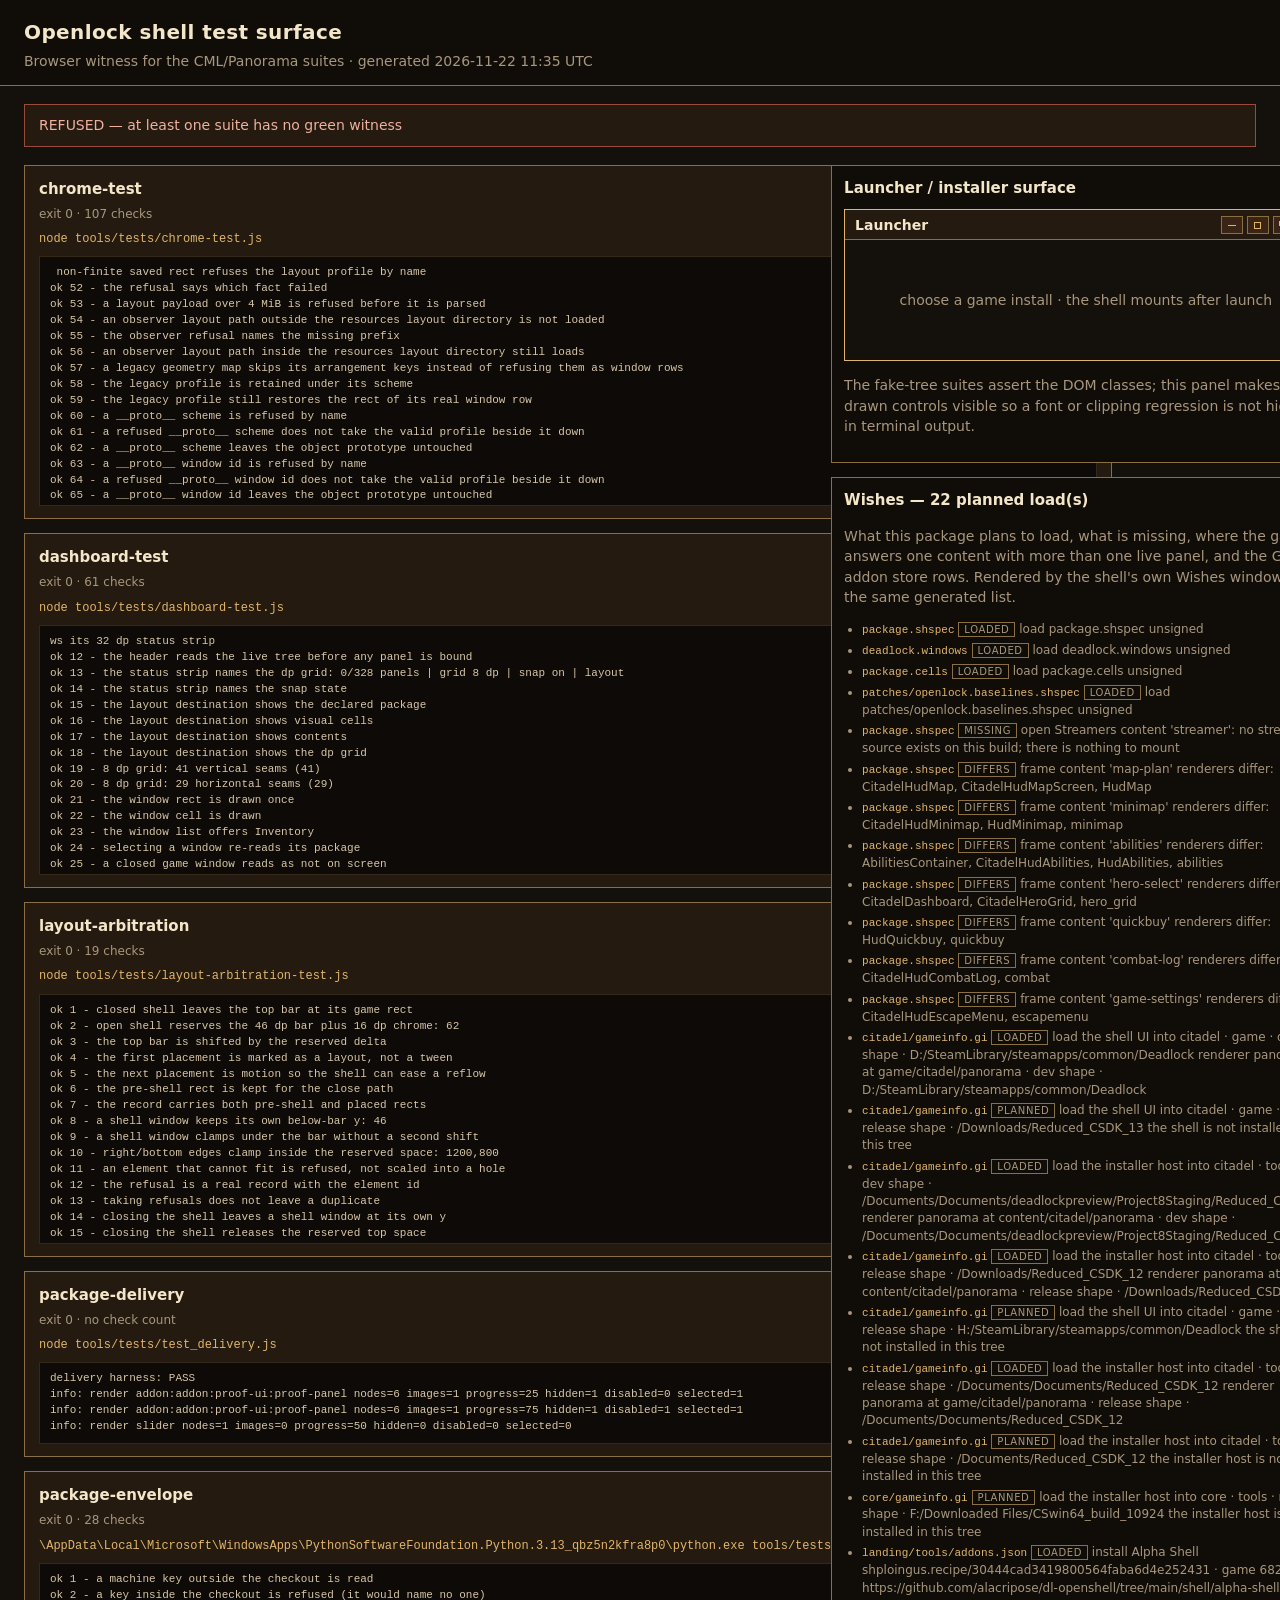
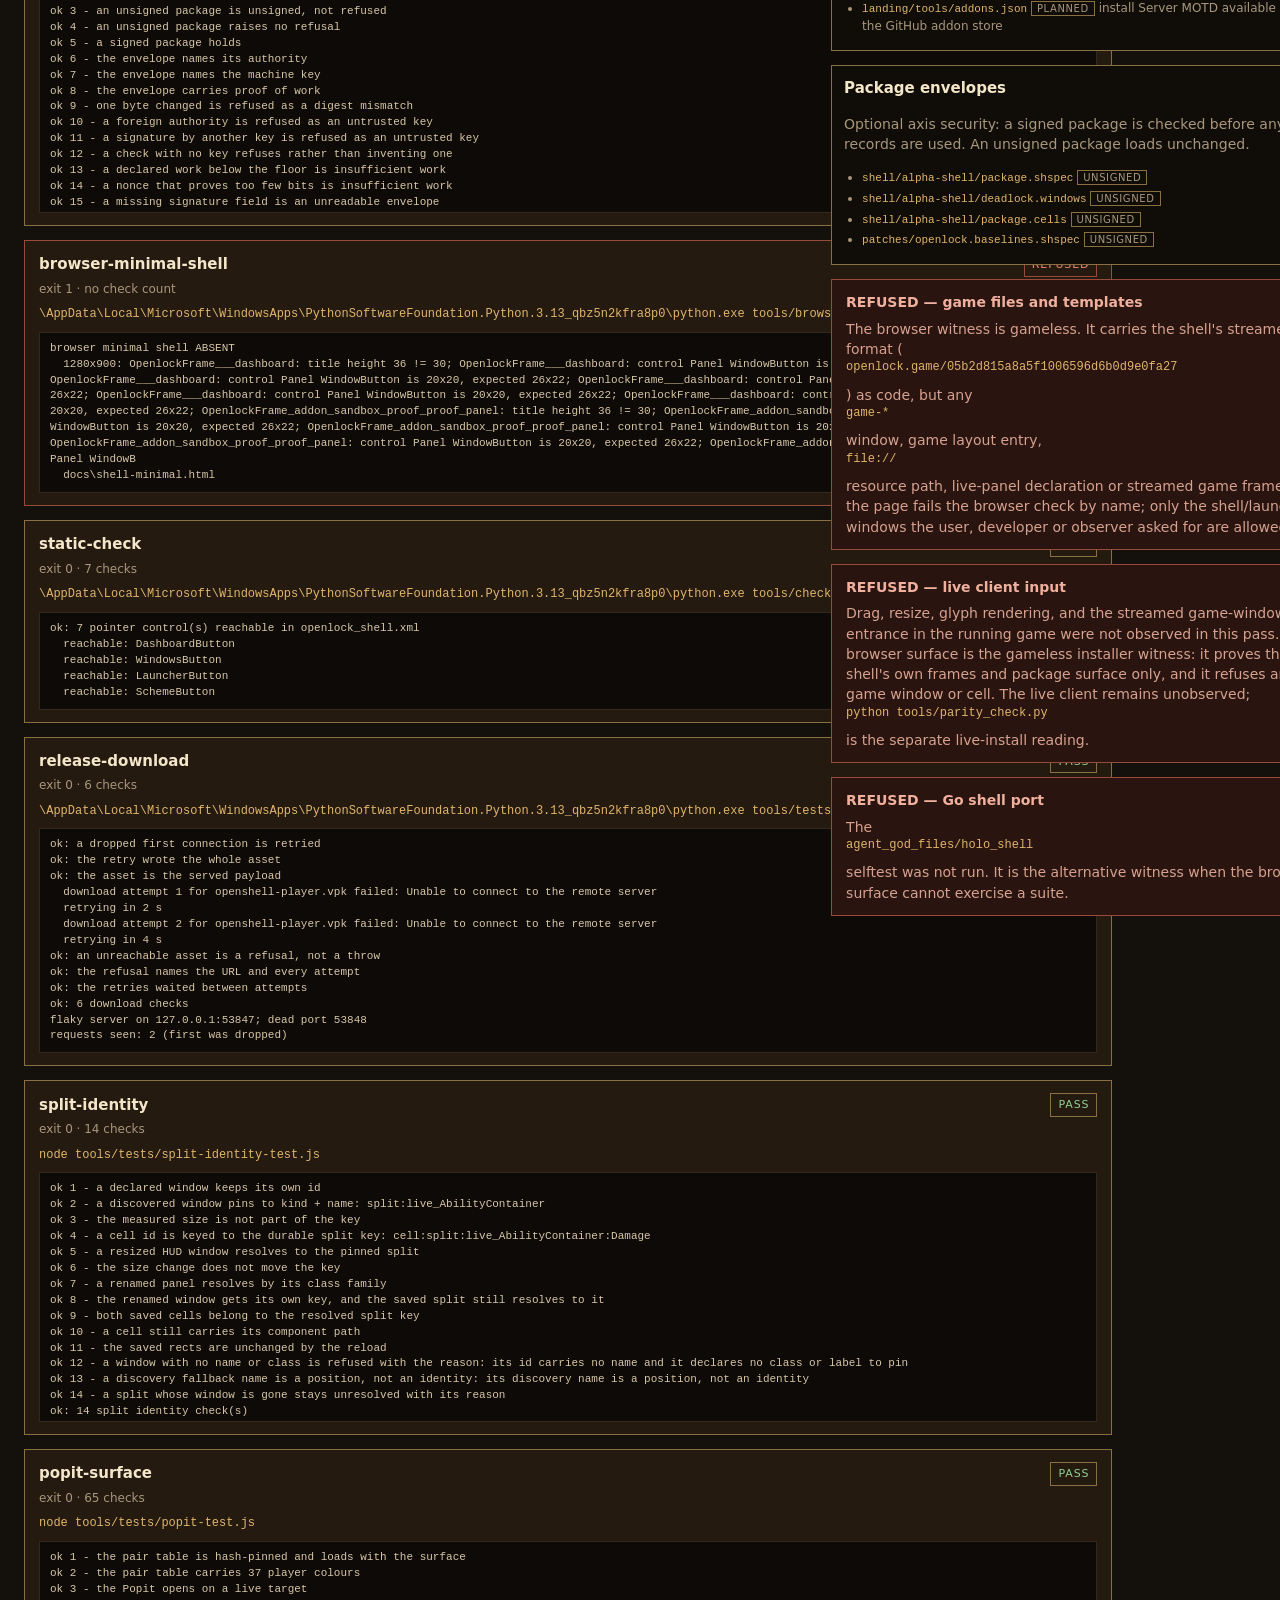
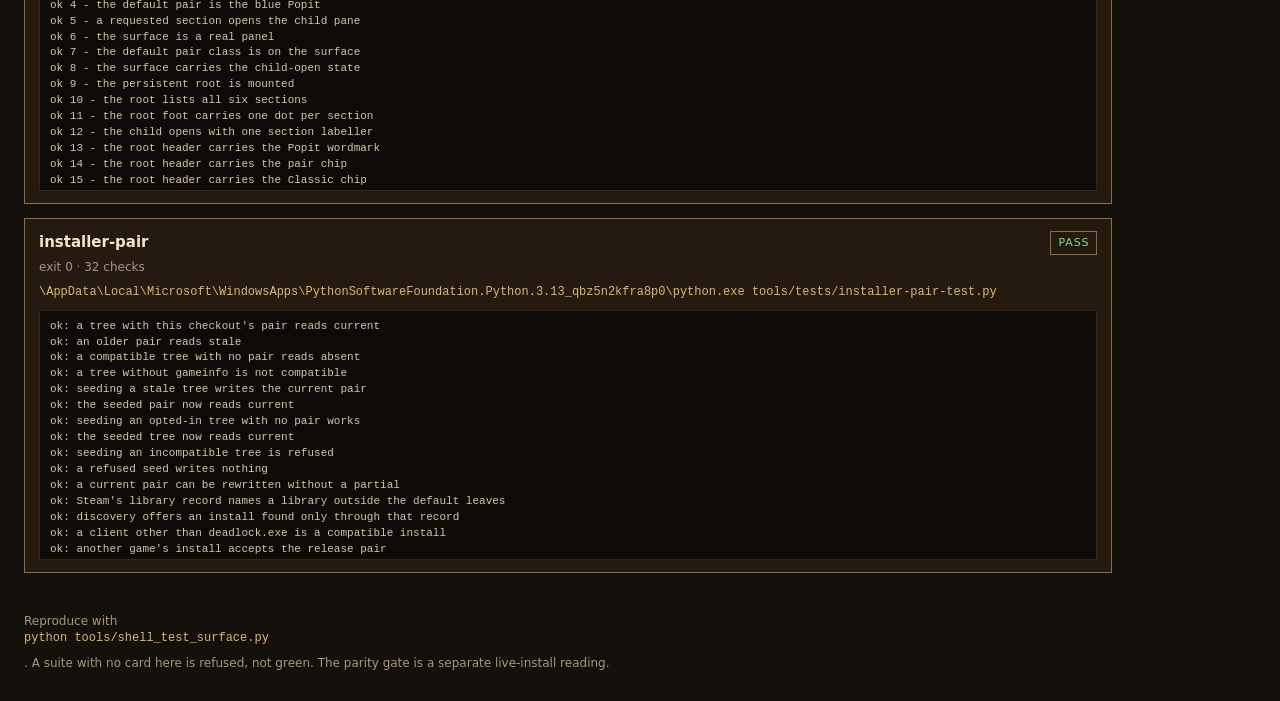
<file: docs/shell-test-surface.html>
<!doctype html>
<html lang="en">
<head>
<meta charset="utf-8">
<meta name="viewport" content="width=device-width, initial-scale=1">
<title>Openlock shell test surface</title>
<style>
  :root {
    --body: #14100b; --panel: #241a10; --ink: #f4e6c8; --muted: #a8977c;
    --gold: #e0b56a; --green: #8fd18f; --red: #e88a72; --line: #8a6f42;
  }
  * { box-sizing: border-box; }
  body { margin: 0; background: var(--body); color: var(--ink);
    font: 14px/1.45 "Segoe UI", system-ui, sans-serif; }
  header.top { padding: 18px 24px 14px; border-bottom: 1px solid var(--line);
    background: #100d09; }
  h1 { margin: 0 0 4px; font-size: 20px; letter-spacing: .02em; }
  .sub { color: var(--muted); }
  .banner { margin: 18px 24px 0; padding: 10px 14px; border: 1px solid var(--line);
    background: var(--panel); color: var(--ink); }
  .banner.pass { border-color: #4e7a4e; }
  .banner.refused { border-color: #9a4a3a; color: #f0b09e; }
  main { display: grid; grid-template-columns: minmax(0, 1.3fr) minmax(320px, .7fr);
    gap: 18px; padding: 18px 24px 40px; }
  .cards { display: grid; gap: 14px; }
  .card { border: 1px solid var(--line); background: var(--panel); padding: 12px 14px; }
  .card.refused { border-color: #9a4a3a; }
  .card header { display: flex; justify-content: space-between; gap: 12px; align-items: center; }
  .card h2 { margin: 0; font-size: 15px; }
  .badge { font-size: 11px; letter-spacing: .08em; padding: 3px 7px;
    border: 1px solid var(--line); color: var(--green); }
  .card.refused .badge { color: var(--red); border-color: #9a4a3a; }
  .meta { margin: 4px 0 8px; color: var(--muted); font-size: 12px; }
  code { display: block; color: var(--gold); font-size: 12px; margin-bottom: 8px;
    overflow-wrap: anywhere; }
  pre { margin: 0; max-height: 250px; overflow: auto; white-space: pre-wrap;
    color: #d8c7a8; font-size: 11px; background: #0d0a07; padding: 8px 10px;
    border: 1px solid #33281a; }
  aside { display: grid; gap: 14px; align-content: start; }
  .surface { border: 1px solid var(--line); background: #100d09; padding: 12px; }
  .surface h2 { margin: 0 0 10px; font-size: 15px; }
  .mock-window { border: 1px solid var(--gold); background: #14100b; }
  .mock-title { height: 30px; display: flex; align-items: center; gap: 8px;
    padding-left: 10px; background: var(--panel); border-bottom: 1px solid var(--line); }
  .mock-title span.label { flex: 1; font-weight: 600; }
  .mock-buttons { display: flex; gap: 4px; padding-right: 6px; }
  .mock-btn { width: 22px; height: 18px; border: 1px solid var(--line);
    background: #3a2416; position: relative; }
  .bar { position: absolute; left: 6px; top: 8px; width: 8px; height: 1px;
    background: var(--gold); }
  .square { position: absolute; left: 6px; top: 5px; width: 7px; height: 7px;
    border: 1px solid var(--gold); }
  .restore { position: absolute; width: 5px; height: 5px; border: 1px solid var(--gold); }
  .restore.back { left: 5px; top: 4px; }
  .restore.front { left: 9px; top: 8px; }
  .x { position: absolute; width: 6px; height: 1px; background: var(--gold); }
  .x.a { left: 5px; top: 5px; } .x.b { left: 7px; top: 7px; }
  .x.c { left: 9px; top: 9px; } .x.d { left: 9px; top: 5px; }
  .x.e { left: 7px; top: 7px; } .x.f { left: 5px; top: 9px; }
  .mock-body { height: 120px; display: grid; place-items: center; color: var(--muted); }
  .envelopes { margin: 0; padding-left: 18px; color: var(--muted); font-size: 12px; }
  .envelopes li { margin: 3px 0; }
  .envelopes code { display: inline; margin: 0; font-size: 11px; }
  .env { font-size: 10px; letter-spacing: .06em; text-transform: uppercase;
    padding: 1px 5px; border: 1px solid var(--line); }
  .env.signed { color: var(--green); border-color: #4e7a4e; }
  .env.unsigned { color: var(--muted); }
  .env.refused, .env.absent { color: var(--red); border-color: #9a4a3a; }
  .refusal { border: 1px solid #9a4a3a; background: #2a1410; padding: 12px 14px; }
  .refusal h2 { margin: 0 0 6px; color: #f0b09e; font-size: 14px; }
  .refusal p { margin: 0; color: #d6a28f; }
  footer { padding: 0 24px 28px; color: var(--muted); font-size: 12px; }
  @media (max-width: 900px) { main { grid-template-columns: 1fr; } }
</style>
</head>
<body>
  <header class="top">
    <h1>Openlock shell test surface</h1>
    <div class="sub">Browser witness for the CML/Panorama suites · generated 2026-11-22 11:35 UTC</div>
  </header>
  <div class="banner refused">REFUSED — at least one suite has no green witness</div>
  <main>
    <section class="cards">
      
      <article class="card pass" data-suite="chrome-test">
        <header>
          <h2>chrome-test</h2>
          <span class="badge">PASS</span>
        </header>
        <p class="meta">exit 0 · 107 checks</p>
        <code>node tools/tests/chrome-test.js</code>
        <pre> non-finite saved rect refuses the layout profile by name
ok 52 - the refusal says which fact failed
ok 53 - a layout payload over 4 MiB is refused before it is parsed
ok 54 - an observer layout path outside the resources layout directory is not loaded
ok 55 - the observer refusal names the missing prefix
ok 56 - an observer layout path inside the resources layout directory still loads
ok 57 - a legacy geometry map skips its arrangement keys instead of refusing them as window rows
ok 58 - the legacy profile is retained under its scheme
ok 59 - the legacy profile still restores the rect of its real window row
ok 60 - a __proto__ scheme is refused by name
ok 61 - a refused __proto__ scheme does not take the valid profile beside it down
ok 62 - a __proto__ scheme leaves the object prototype untouched
ok 63 - a __proto__ window id is refused by name
ok 64 - a refused __proto__ window id does not take the valid profile beside it down
ok 65 - a __proto__ window id leaves the object prototype untouched
ok 66 - the valid profile beside a refused __proto__ entry still restores its rect
ok 67 - the frame title exposes a context-menu handler
ok 68 - right-click opens the context menu
ok 69 - a hovered menu survives a burst of outside cursor probes
ok 70 - the measured menu rect keeps a menu the old guess would have dismissed
ok 71 - a leave does not close the menu before the dwell
ok 72 - a real leave plus dwell closes the menu
ok 73 - the menu and its dismiss surface are paired
ok 74 - clicking the dismiss surface closes the menu
ok 75 - the context menu offers Split into cells
ok 76 - the split clears the parent transform before measuring its components
ok 77 - the split creates a frame for the first component
ok 78 - a split cell owns a move handle
ok 79 - moving a cell lands one-to-one at the pointer: 4,64 -&gt; 44px,84px
ok 80 - moving a cell does not stretch it: 80x107 -&gt; 80pxx107px
ok 81 - a padded cell keeps its declared boundary: {&quot;x&quot;:600,&quot;y&quot;:300,&quot;w&quot;:240,&quot;h&quot;:160}
ok 82 - a cell whose paint fills its edge is framed on the paint, not the wrapper
ok 83 - a small inset element inside a big wrapper does not claim the wrapper boundary
ok 84 - a palette entry applies the scheme class
ok 85 - an unknown scheme cannot replace the active one
ok 86 - switching schemes replaces exactly one class on the root
ok 87 - the palette page lists schemes, not the retired pair table
ok 88 - an undressed game cell stays in the Deadlock schema
ok 89 - a shell window is a shell cell
ok 90 - the Deadlock schema draws no frame chrome over the game HUD
ok 91 - a focused or pinned Deadlock cell still draws no boundary
ok 92 - the withdrawn cloud shelf leaves no style behind
ok 93 - the palette page has a registry
ok 94 - the top strip is a build-hash chip
ok 95 - the launcher and its switches no longer draw
ok 96 - showTaskbar makes the bar visible instead of collapsing it
ok 97 - hideTaskbar is the only path that collapses the bar
ok 98 - every render asserts the bar
ok 99 - the bar is not hidden by an idle timer
ok 100 - every window frame carries the pinned plate (13)
ok 101 - a window body of rows sits under a plated frame
ok 102 - the plate counts the rows its body holds (358)
ok 103 - a query collapses every row it does not match
ok 104 - the plate says how many rows the query shows
ok 105 - clearing the field restores every row
ok 106 - filtering collapses rows and deletes none
ok 107 - a group heading is not counted or filtered as a row
chrome-test OK 107 checks</pre>
      </article>
      <article class="card pass" data-suite="dashboard-test">
        <header>
          <h2>dashboard-test</h2>
          <span class="badge">PASS</span>
        </header>
        <p class="meta">exit 0 · 61 checks</p>
        <code>node tools/tests/dashboard-test.js</code>
        <pre>ws its 32 dp status strip
ok 12 - the header reads the live tree before any panel is bound
ok 13 - the status strip names the dp grid: 0/328 panels | grid 8 dp | snap on | layout
ok 14 - the status strip names the snap state
ok 15 - the layout destination shows the declared package
ok 16 - the layout destination shows visual cells
ok 17 - the layout destination shows contents
ok 18 - the layout destination shows the dp grid
ok 19 - 8 dp grid: 41 vertical seams (41)
ok 20 - 8 dp grid: 29 horizontal seams (29)
ok 21 - the window rect is drawn once
ok 22 - the window cell is drawn
ok 23 - the window list offers Inventory
ok 24 - selecting a window re-reads its package
ok 25 - a closed game window reads as not on screen
ok 26 - the package row carries the declared panel candidate
ok 27 - a closed window is not reported as present
ok 28 - the window browser offers the Inventory hook
ok 29 - the layout destination selects Abilities
ok 30 - the shell records the Abilities window in the layout pass
ok 31 - the top-row ability window is shifted below the shell chrome: 0 -&gt; 80
ok 32 - the live panel transform carries the shift: translate3d(4px,80px,0px) scale3d(1,1,1)
ok 33 - the editor offers a one-grid nudge
ok 34 - the nudge moved Abilities by one 8 dp square in the saved row: popit@active=__windows@tab=__windows@pin=minimap@pin=abilities@popit=columns:4;width:356;frame:lbp3;mode:create;order:;pair:@abilities,12,64,420,140
ok 35 - the editor offers a 16 dp grid
ok 36 - 16 dp grid: 21 vertical seams (21)
ok 37 - the popit page starts from the cell-editor model: The Popit is the successor to a declared XML window: point i
ok 38 - the popit page names the root sections, including the pair palette
ok 39 - the popit page no longer describes a CREATE/PLAY launcher
ok 40 - the dashboard draws the cursor surface
ok 41 - the surface carries the six-section root
ok 42 - the surface reveals its contextual child beside the root
ok 43 - the surface has no CREATE/PLAY cards
ok 44 - the dashboard opens the Popit on the Cursor page
ok 45 - the cursor lists the live panel
ok 46 - selecting a target opens its Goodies Bag
ok 47 - the Goodies Bag offers Card
ok 48 - a material paints the live cell, not a separate platform
ok 49 - closing the cursor removes the surface
MID&gt;&gt;&gt; :356;frame:lbp3;mode:create;order:;pair:@abilities,12,64,420,140,m1c0d4r-1b-1o-1
ok 50 - build counts the one panel the fake HUD is drawing: game windows  ·  1 of 328 on screen
Presence is read from the live panel tree. A window ap
ok 51 - build names the live tree as its source
ok 52 - the XML app lists mounted layouts
ok 53 - the selected layout mounts into the shell-owned host
ok 54 - the mount is not reparented into the game tree
ok 55 - the layout destination offers a save
ok 56 - save dispatches a layout snapshot to the host
ok 57 - the legacy popit profile row is still emitted for older readers: popit@active=__windows@tab=__windows@pin=minimap@pin=abilities@popit=columns:4;width:356;frame:lbp3;mode:create;order:;p
ok 58 - the painted cell carries its Popit style in the saved row: popit@active=__windows@tab=__windows@pin=minimap@pin=abilities@popit=columns:4;width:356;frame:lbp3;mode:create;order:;pair:@abilities,12,64,420,140,m1c0d4r-1b-1o-1
ok 59 - closing the shell closes the layout pass
ok 60 - the closed pass returns the stored pre-shell rect
ok 61 - closing the shell removes the chrome shift from the live panel: translate3d(12px,64px,0px) scale3d(1,1,1)
dashboard-test OK 61 checks</pre>
      </article>
      <article class="card pass" data-suite="layout-arbitration">
        <header>
          <h2>layout-arbitration</h2>
          <span class="badge">PASS</span>
        </header>
        <p class="meta">exit 0 · 19 checks</p>
        <code>node tools/tests/layout-arbitration-test.js</code>
        <pre>ok 1 - closed shell leaves the top bar at its game rect
ok 2 - open shell reserves the 46 dp bar plus 16 dp chrome: 62
ok 3 - the top bar is shifted by the reserved delta
ok 4 - the first placement is marked as a layout, not a tween
ok 5 - the next placement is motion so the shell can ease a reflow
ok 6 - the pre-shell rect is kept for the close path
ok 7 - the record carries both pre-shell and placed rects
ok 8 - a shell window keeps its own below-bar y: 46
ok 9 - a shell window clamps under the bar without a second shift
ok 10 - right/bottom edges clamp inside the reserved space: 1200,800
ok 11 - an element that cannot fit is refused, not scaled into a hole
ok 12 - the refusal is a real record with the element id
ok 13 - taking refusals does not leave a duplicate
ok 14 - closing the shell leaves a shell window at its own y
ok 15 - closing the shell releases the reserved top space
ok 16 - closing the shell returns the edge window to its own rect
ok 17 - reopening reserves the space again
ok 18 - reopening is a fresh layout for the shell to apply immediately
ok 19 - a new session records the current game rect, not the previous session
layout-arbitration-test OK 19 checks</pre>
      </article>
      <article class="card pass" data-suite="package-delivery">
        <header>
          <h2>package-delivery</h2>
          <span class="badge">PASS</span>
        </header>
        <p class="meta">exit 0 · no check count</p>
        <code>node tools/tests/test_delivery.js</code>
        <pre>delivery harness: PASS
info: render addon:addon:proof-ui:proof-panel nodes=6 images=1 progress=25 hidden=1 disabled=0 selected=1
info: render addon:addon:proof-ui:proof-panel nodes=6 images=1 progress=75 hidden=1 disabled=1 selected=1
info: render slider nodes=1 images=0 progress=50 hidden=0 disabled=0 selected=0</pre>
      </article>
      <article class="card pass" data-suite="package-envelope">
        <header>
          <h2>package-envelope</h2>
          <span class="badge">PASS</span>
        </header>
        <p class="meta">exit 0 · 28 checks</p>
        <code><home>\AppData\Local\Microsoft\WindowsApps\PythonSoftwareFoundation.Python.3.13_qbz5n2kfra8p0\python.exe tools/tests/envelope-test.py</code>
        <pre>ok 1 - a machine key outside the checkout is read
ok 2 - a key inside the checkout is refused (it would name no one)
ok 3 - an unsigned package is unsigned, not refused
ok 4 - an unsigned package raises no refusal
ok 5 - a signed package holds
ok 6 - the envelope names its authority
ok 7 - the envelope names the machine key
ok 8 - the envelope carries proof of work
ok 9 - one byte changed is refused as a digest mismatch
ok 10 - a foreign authority is refused as an untrusted key
ok 11 - a signature by another key is refused as an untrusted key
ok 12 - a check with no key refuses rather than inventing one
ok 13 - a declared work below the floor is insufficient work
ok 14 - a nonce that proves too few bits is insufficient work
ok 15 - a missing signature field is an unreadable envelope
ok 16 - an envelope with no record-id is unreadable
ok 17 - an envelope below the first record is unreadable, not a window field
ok 18 - an unsigned package still loads its windows unchanged
ok 19 - an unsigned package adds no envelope refusal
ok 20 - the read path reports unsigned for each unsigned surface
ok 21 - a tampered package contributes no window to the shell data
ok 22 - the untouched game-window surface still loads
ok 23 - the read path names the refused surface
ok 24 - the read-time refusal carries the digest-mismatch name, not a paint-time guess
ok 25 - the same package signed with a valid envelope loads
ok 26 - a valid envelope adds no refusal
ok 27 - all four package surfaces are read
ok 28 - no shipped surface carries a refused envelope
envelope-test OK 28 checks</pre>
      </article>
      <article class="card refused" data-suite="browser-minimal-shell">
        <header>
          <h2>browser-minimal-shell</h2>
          <span class="badge">REFUSED</span>
        </header>
        <p class="meta">exit 1 · no check count</p>
        <code><home>\AppData\Local\Microsoft\WindowsApps\PythonSoftwareFoundation.Python.3.13_qbz5n2kfra8p0\python.exe tools/browser_shell_check.py</code>
        <pre>browser minimal shell ABSENT
  1280x900: OpenlockFrame___dashboard: title height 36 != 30; OpenlockFrame___dashboard: control Panel WindowButton is 20x20, expected 26x22; OpenlockFrame___dashboard: control Panel WindowButton is 20x20, expected 26x22; OpenlockFrame___dashboard: control Panel WindowButton is 20x20, expected 26x22; OpenlockFrame___dashboard: control Panel WindowButton is 20x20, expected 26x22; OpenlockFrame___dashboard: control Panel WindowButton WindowClose is 20x20, expected 26x22; OpenlockFrame_addon_sandbox_proof_proof_panel: title height 36 != 30; OpenlockFrame_addon_sandbox_proof_proof_panel: control Panel WindowButton is 20x20, expected 26x22; OpenlockFrame_addon_sandbox_proof_proof_panel: control Panel WindowButton is 20x20, expected 26x22; OpenlockFrame_addon_sandbox_proof_proof_panel: control Panel WindowButton is 20x20, expected 26x22; OpenlockFrame_addon_sandbox_proof_proof_panel: control Panel WindowB
  docs\shell-minimal.html</pre>
      </article>
      <article class="card pass" data-suite="static-check">
        <header>
          <h2>static-check</h2>
          <span class="badge">PASS</span>
        </header>
        <p class="meta">exit 0 · 7 checks</p>
        <code><home>\AppData\Local\Microsoft\WindowsApps\PythonSoftwareFoundation.Python.3.13_qbz5n2kfra8p0\python.exe tools/check_shell_clicks.py</code>
        <pre>ok: 7 pointer control(s) reachable in openlock_shell.xml
  reachable: DashboardButton
  reachable: WindowsButton
  reachable: LauncherButton
  reachable: SchemeButton</pre>
      </article>
      <article class="card pass" data-suite="release-download">
        <header>
          <h2>release-download</h2>
          <span class="badge">PASS</span>
        </header>
        <p class="meta">exit 0 · 6 checks</p>
        <code><home>\AppData\Local\Microsoft\WindowsApps\PythonSoftwareFoundation.Python.3.13_qbz5n2kfra8p0\python.exe tools/tests/download-retry-server.py</code>
        <pre>ok: a dropped first connection is retried
ok: the retry wrote the whole asset
ok: the asset is the served payload
  download attempt 1 for openshell-player.vpk failed: Unable to connect to the remote server
  retrying in 2 s
  download attempt 2 for openshell-player.vpk failed: Unable to connect to the remote server
  retrying in 4 s
ok: an unreachable asset is a refusal, not a throw
ok: the refusal names the URL and every attempt
ok: the retries waited between attempts
ok: 6 download checks
flaky server on 127.0.0.1:53847; dead port 53848
requests seen: 2 (first was dropped)</pre>
      </article>
      <article class="card pass" data-suite="split-identity">
        <header>
          <h2>split-identity</h2>
          <span class="badge">PASS</span>
        </header>
        <p class="meta">exit 0 · 14 checks</p>
        <code>node tools/tests/split-identity-test.js</code>
        <pre>ok 1 - a declared window keeps its own id
ok 2 - a discovered window pins to kind + name: split:live_AbilityContainer
ok 3 - the measured size is not part of the key
ok 4 - a cell id is keyed to the durable split key: cell:split:live_AbilityContainer:Damage
ok 5 - a resized HUD window resolves to the pinned split
ok 6 - the size change does not move the key
ok 7 - a renamed panel resolves by its class family
ok 8 - the renamed window gets its own key, and the saved split still resolves to it
ok 9 - both saved cells belong to the resolved split key
ok 10 - a cell still carries its component path
ok 11 - the saved rects are unchanged by the reload
ok 12 - a window with no name or class is refused with the reason: its id carries no name and it declares no class or label to pin
ok 13 - a discovery fallback name is a position, not an identity: its discovery name is a position, not an identity
ok 14 - a split whose window is gone stays unresolved with its reason
ok: 14 split identity check(s)</pre>
      </article>
      <article class="card pass" data-suite="popit-surface">
        <header>
          <h2>popit-surface</h2>
          <span class="badge">PASS</span>
        </header>
        <p class="meta">exit 0 · 65 checks</p>
        <code>node tools/tests/popit-test.js</code>
        <pre>ok 1 - the pair table is hash-pinned and loads with the surface
ok 2 - the pair table carries 37 player colours
ok 3 - the Popit opens on a live target
ok 4 - the default pair is the blue Popit
ok 5 - a requested section opens the child pane
ok 6 - the surface is a real panel
ok 7 - the default pair class is on the surface
ok 8 - the surface carries the child-open state
ok 9 - the persistent root is mounted
ok 10 - the root lists all six sections
ok 11 - the root foot carries one dot per section
ok 12 - the child opens with one section labeller
ok 13 - the root header carries the Popit wordmark
ok 14 - the root header carries the pair chip
ok 15 - the root header carries the Classic chip
ok 16 - the child carries a Back control
ok 17 - the cursor halo is drawn around the selected cell
ok 18 - the halo uses the Player Colour and is visible
ok 19 - the Cursor child lists exactly the live targets
ok 20 - clicking a target asks the shell to select it
ok 21 - the root object survives a section change
ok 22 - the Palette child lists all 37 player colours
ok 23 - the Palette child groups the colours under game labellers
ok 24 - the active pair is the selected tile
ok 25 - a specific LBP1 pair is addressable
ok 26 - picking a pair notifies the shell for the saved profile
ok 27 - the chosen pair class replaces the previous one
ok 28 - status reports the chosen pair
ok 29 - Classic notifies the shell
ok 30 - the surface carries the Classic class
ok 31 - Classic removes the pair class
ok 32 - status reports Classic
ok 33 - leaving Classic restores the chosen pair
ok 34 - Back closes the child
ok 35 - Back leaves the root mounted with all six sections
ok 36 - Back clears the child content
ok 37 - reduced motion adds the suppression class
ok 38 - status reports reduced motion
ok 39 - motion can be restored
ok 40 - closing the surface notifies the shell once
ok 41 - closing removes the surface panel
ok 42 - closing removes the halo
ok 43 - closing removes the dismiss layer
ok 44 - the Goodies section opens on the same target
ok 45 - a saved pair is applied on open
ok 46 - the saved pair class is on the reopened surface
ok 47 - the Goodies Bag lists seven materials including Bare
ok 48 - the Card material is addressable
ok 49 - picking Card emits a material edit, not a launcher action
ok 50 - the child stays on the section after an edit
ok 51 - Stickers lists four treatments and None
ok 52 - picking Stitch emits a decoration edit
ok 53 - Tools has Form and four values for corners, border and opacity
ok 54 - the corners option emits a radius tweak
ok 55 - Restore this cell asks the shell to clear the edit
ok 56 - Player Color lists Default and six scheme roles
ok 57 - picking a Player Colour emits a colour edit
ok 58 - the profile row carries the chosen pair: columns:4;width:356;frame:lbp3;mode:create;order:;pair:lbp1-yellow-fuchsia
ok 59 - the profile row decodes to the same pair
ok 60 - a raw popit= row decodes with its width and mode
ok 61 - an out-of-range width and an unknown pair are clamped and dropped
ok 62 - an out-of-range arrangement is clamped on the way out
ok 63 - a style encodes to the fixed profile alphabet
ok 64 - the profile code decodes to the same edit
ok 65 - an out-of-range style is refused instead of guessed
popit-test OK 65 checks</pre>
      </article>
      <article class="card pass" data-suite="installer-pair">
        <header>
          <h2>installer-pair</h2>
          <span class="badge">PASS</span>
        </header>
        <p class="meta">exit 0 · 32 checks</p>
        <code><home>\AppData\Local\Microsoft\WindowsApps\PythonSoftwareFoundation.Python.3.13_qbz5n2kfra8p0\python.exe tools/tests/installer-pair-test.py</code>
        <pre>ok: a tree with this checkout&#x27;s pair reads current
ok: an older pair reads stale
ok: a compatible tree with no pair reads absent
ok: a tree without gameinfo is not compatible
ok: seeding a stale tree writes the current pair
ok: the seeded pair now reads current
ok: seeding an opted-in tree with no pair works
ok: the seeded tree now reads current
ok: seeding an incompatible tree is refused
ok: a refused seed writes nothing
ok: a current pair can be rewritten without a partial
ok: Steam&#x27;s library record names a library outside the default leaves
ok: discovery offers an install found only through that record
ok: a client other than deadlock.exe is a compatible install
ok: another game&#x27;s install accepts the release pair
ok: its installer is the release installer byte for byte
ok: a checkout-shaped tree accepts the development installer
ok: a dev-grade tree with no checkout reads as the dev shape
ok: a dev-grade tree receives this worktree&#x27;s installer
ok: and its reading follows the dev pair, not the release one
ok: the library&#x27;s titles are enumerated by gameinfo, whatever the game is
ok: CS2&#x27;s tree reads compatible and names its game
ok: Deadlock&#x27;s tree names citadel
ok: CS2&#x27;s tree accepts the release pair
ok: the wish layer reads both discovered games
ok: the other game&#x27;s Panorama root is read, not assumed
ok: each discovered install is a game wish, never a refusal
ok: the CS2 wish names the game, its shape, and the tree
ok: the wish detail names the Panorama renderer it would load
ok: a CSwin64 build is read as a tools host, not a game
ok: the tools host is planned, not missing a Panorama UI it never had
ok: the generated shell data carries this machine&#x27;s game wishes
ok: 32 installer pair check(s)</pre>
      </article>
    </section>
    <aside>
      <section class="surface">
        <h2>Launcher / installer surface</h2>
        <div class="mock-window" aria-label="Gameless launcher window with drawn controls">
          <div class="mock-title">
            <span class="label">Launcher</span>
            <span class="mock-buttons">
              <span class="mock-btn"><span class="bar"></span></span>
              <span class="mock-btn"><span class="square"></span></span>
              <span class="mock-btn"><span class="restore back"></span><span class="restore front"></span></span>
              <span class="mock-btn"><span class="x a"></span><span class="x b"></span><span class="x c"></span><span class="x d"></span><span class="x e"></span><span class="x f"></span></span>
            </span>
          </div>
          <div class="mock-body">choose a game install · the shell mounts after launch</div>
        </div>
        <p class="sub">The fake-tree suites assert the DOM classes; this panel makes the drawn
        controls visible so a font or clipping regression is not hidden in terminal output.</p>
      </section>
      
      <section class="surface">
        <h2>Wishes — 22 planned load(s)</h2>
        <p class="sub">What this package plans to load, what is missing, where the game answers
        one content with more than one live panel, and the GitHub addon store rows. Rendered by
        the shell's own Wishes window from the same generated list.</p>
        <ul class="envelopes"><li><code>package.shspec</code> <span class="env loaded">loaded</span> load package.shspec <span class="sub">unsigned</span></li><li><code>deadlock.windows</code> <span class="env loaded">loaded</span> load deadlock.windows <span class="sub">unsigned</span></li><li><code>package.cells</code> <span class="env loaded">loaded</span> load package.cells <span class="sub">unsigned</span></li><li><code>patches/openlock.baselines.shspec</code> <span class="env loaded">loaded</span> load patches/openlock.baselines.shspec <span class="sub">unsigned</span></li><li><code>package.shspec</code> <span class="env missing">missing</span> open Streamers <span class="sub">content &#x27;streamer&#x27;: no streamer source exists on this build; there is nothing to mount</span></li><li><code>package.shspec</code> <span class="env differs">differs</span> frame content &#x27;map-plan&#x27; <span class="sub">renderers differ: CitadelHudMap, CitadelHudMapScreen, HudMap</span></li><li><code>package.shspec</code> <span class="env differs">differs</span> frame content &#x27;minimap&#x27; <span class="sub">renderers differ: CitadelHudMinimap, HudMinimap, minimap</span></li><li><code>package.shspec</code> <span class="env differs">differs</span> frame content &#x27;abilities&#x27; <span class="sub">renderers differ: AbilitiesContainer, CitadelHudAbilities, HudAbilities, abilities</span></li><li><code>package.shspec</code> <span class="env differs">differs</span> frame content &#x27;hero-select&#x27; <span class="sub">renderers differ: CitadelDashboard, CitadelHeroGrid, hero_grid</span></li><li><code>package.shspec</code> <span class="env differs">differs</span> frame content &#x27;quickbuy&#x27; <span class="sub">renderers differ: HudQuickbuy, quickbuy</span></li><li><code>package.shspec</code> <span class="env differs">differs</span> frame content &#x27;combat-log&#x27; <span class="sub">renderers differ: CitadelHudCombatLog, combat</span></li><li><code>package.shspec</code> <span class="env differs">differs</span> frame content &#x27;game-settings&#x27; <span class="sub">renderers differ: CitadelHudEscapeMenu, escapemenu</span></li><li><code>citadel/gameinfo.gi</code> <span class="env loaded">loaded</span> load the shell UI into citadel · game · dev shape · D:/SteamLibrary/steamapps/common/Deadlock <span class="sub">renderer panorama at game/citadel/panorama · dev shape · D:/SteamLibrary/steamapps/common/Deadlock</span></li><li><code>citadel/gameinfo.gi</code> <span class="env planned">planned</span> load the shell UI into citadel · game · release shape · <home>/Downloads/Reduced_CSDK_13 <span class="sub">the shell is not installed in this tree</span></li><li><code>citadel/gameinfo.gi</code> <span class="env loaded">loaded</span> load the installer host into citadel · tools · dev shape · <home>/Documents/Documents/deadlockpreview/Project8Staging/Reduced_CSDK_10 <span class="sub">renderer panorama at content/citadel/panorama · dev shape · <home>/Documents/Documents/deadlockpreview/Project8Staging/Reduced_CSDK_10</span></li><li><code>citadel/gameinfo.gi</code> <span class="env loaded">loaded</span> load the installer host into citadel · tools · release shape · <home>/Downloads/Reduced_CSDK_12 <span class="sub">renderer panorama at content/citadel/panorama · release shape · <home>/Downloads/Reduced_CSDK_12</span></li><li><code>citadel/gameinfo.gi</code> <span class="env planned">planned</span> load the shell UI into citadel · game · release shape · H:/SteamLibrary/steamapps/common/Deadlock <span class="sub">the shell is not installed in this tree</span></li><li><code>citadel/gameinfo.gi</code> <span class="env loaded">loaded</span> load the installer host into citadel · tools · release shape · <home>/Documents/Documents/Reduced_CSDK_12 <span class="sub">renderer panorama at game/citadel/panorama · release shape · <home>/Documents/Documents/Reduced_CSDK_12</span></li><li><code>citadel/gameinfo.gi</code> <span class="env planned">planned</span> load the installer host into citadel · tools · release shape · <home>/Documents/Reduced_CSDK_12 <span class="sub">the installer host is not installed in this tree</span></li><li><code>core/gameinfo.gi</code> <span class="env planned">planned</span> load the installer host into core · tools · release shape · F:/Downloaded Files/CSwin64_build_10924 <span class="sub">the installer host is not installed in this tree</span></li><li><code>landing/tools/addons.json</code> <span class="env loaded">loaded</span> install Alpha Shell <span class="sub">shploingus.recipe/30444cad3419800564faba6d4e252431 · game 6821 · https://github.com/alacripose/dl-openshell/tree/main/shell/alpha-shell</span></li><li><code>landing/tools/addons.json</code> <span class="env planned">planned</span> install Server MOTD <span class="sub">available from the GitHub addon store</span></li></ul>
      </section>
      
      <section class="surface">
        <h2>Package envelopes</h2>
        <p class="sub">Optional axis security: a signed package is checked before any of its
        records are used. An unsigned package loads unchanged.</p>
        <ul class="envelopes"><li><code>shell/alpha-shell/package.shspec</code> <span class="env unsigned">unsigned</span></li><li><code>shell/alpha-shell/deadlock.windows</code> <span class="env unsigned">unsigned</span></li><li><code>shell/alpha-shell/package.cells</code> <span class="env unsigned">unsigned</span></li><li><code>patches/openlock.baselines.shspec</code> <span class="env unsigned">unsigned</span></li></ul>
      </section>
      <section class="refusal">
        <h2>REFUSED — game files and templates</h2>
        <p>The browser witness is gameless. It carries the shell's streamer format
        (<code>openlock.game/05b2d815a8a5f1006596d6b0d9e0fa27</code>) as code, but any <code>game-*</code> window, game layout
        entry, <code>file://</code> resource path, live-panel declaration or streamed game frame in
        the page fails the browser check by name; only the shell/launcher windows the user,
        developer or observer asked for are allowed.</p>
      </section>
      <section class="refusal">
        <h2>REFUSED — live client input</h2>
        <p>Drag, resize, glyph rendering, and the streamed game-window entrance in the running game
        were not observed in this pass. The browser surface is the gameless installer witness: it
        proves the shell's own frames and package surface only, and it refuses any game window or
        cell. The live client remains unobserved; <code>python tools/parity_check.py</code> is the
        separate live-install reading.</p>
      </section>
      <section class="refusal">
        <h2>REFUSED — Go shell port</h2>
        <p>The <code>agent_god_files/holo_shell</code> selftest was not run. It is the alternative
        witness when the browser surface cannot exercise a suite.</p>
      </section>
    </aside>
  </main>
  <footer>
    Reproduce with <code>python tools/shell_test_surface.py</code>. A suite with no card here is
    refused, not green. The parity gate is a separate live-install reading.
  </footer>
</body>
</html>
</file>
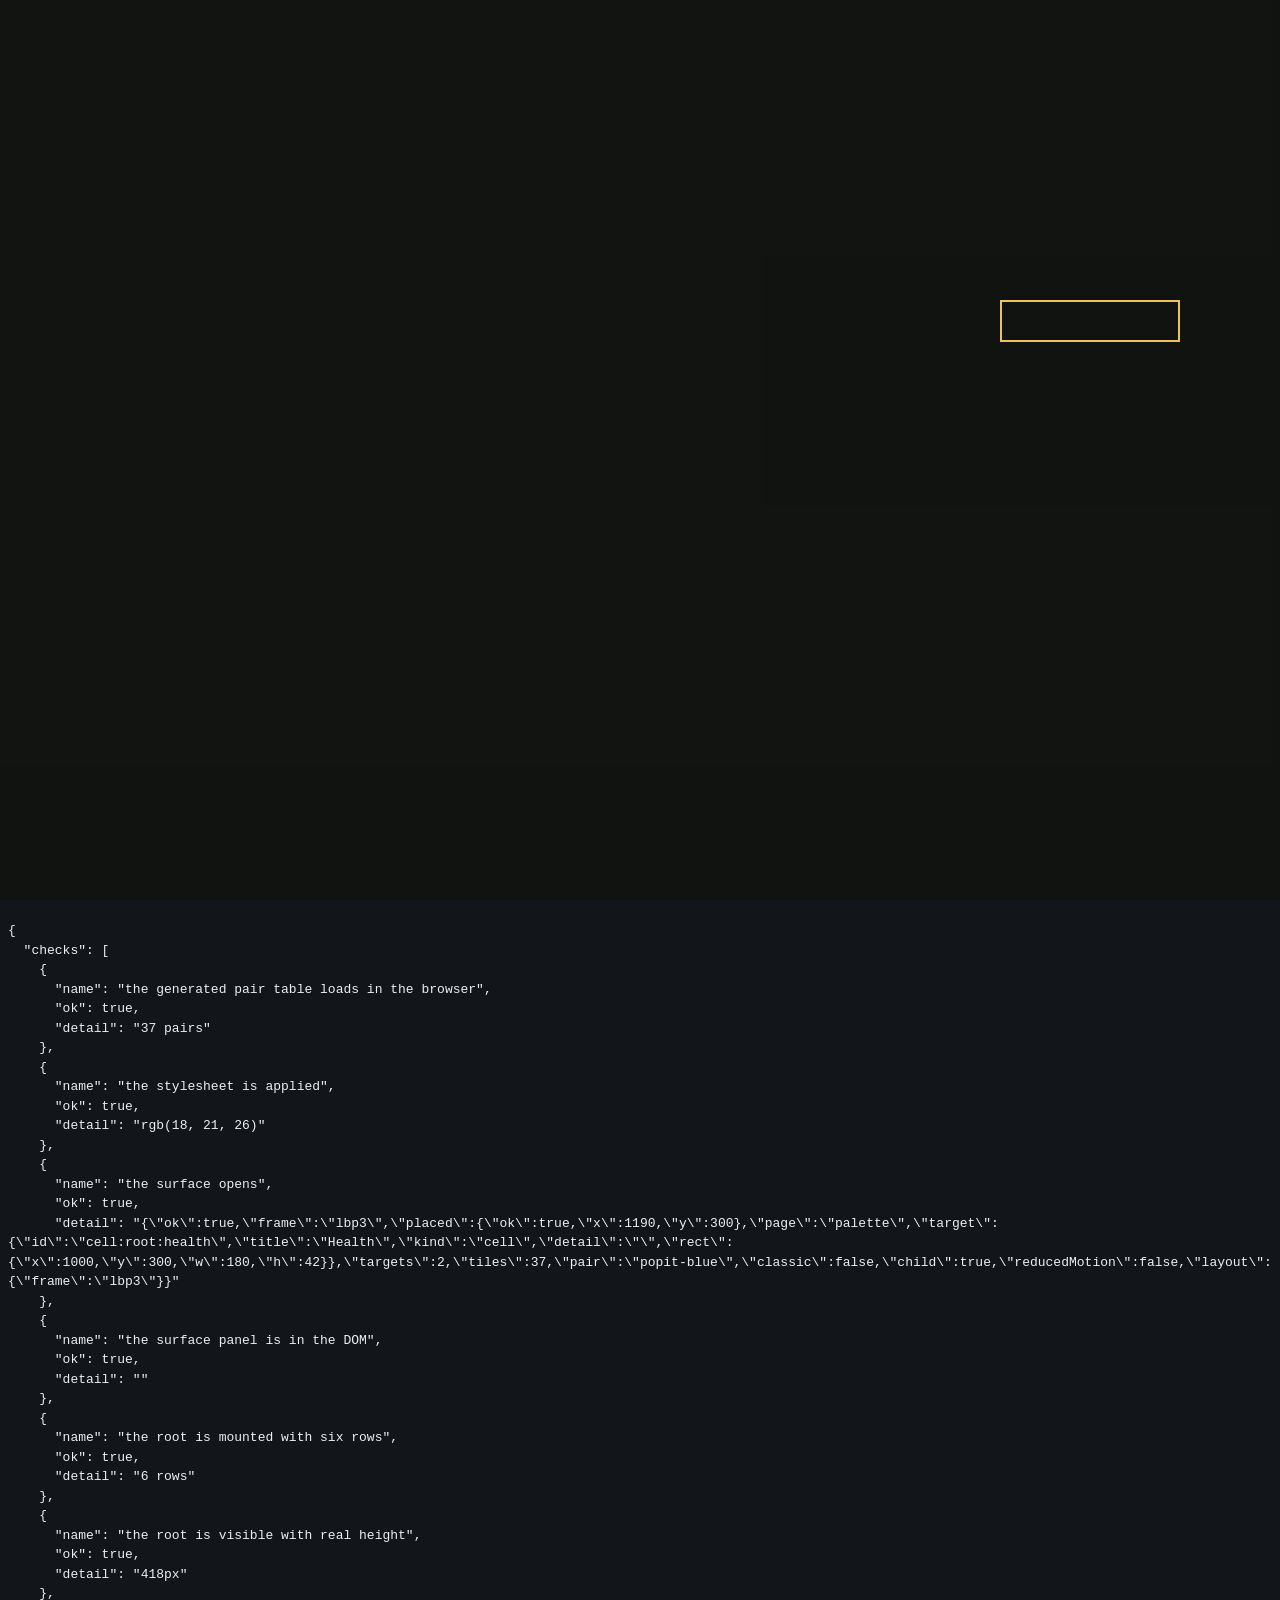
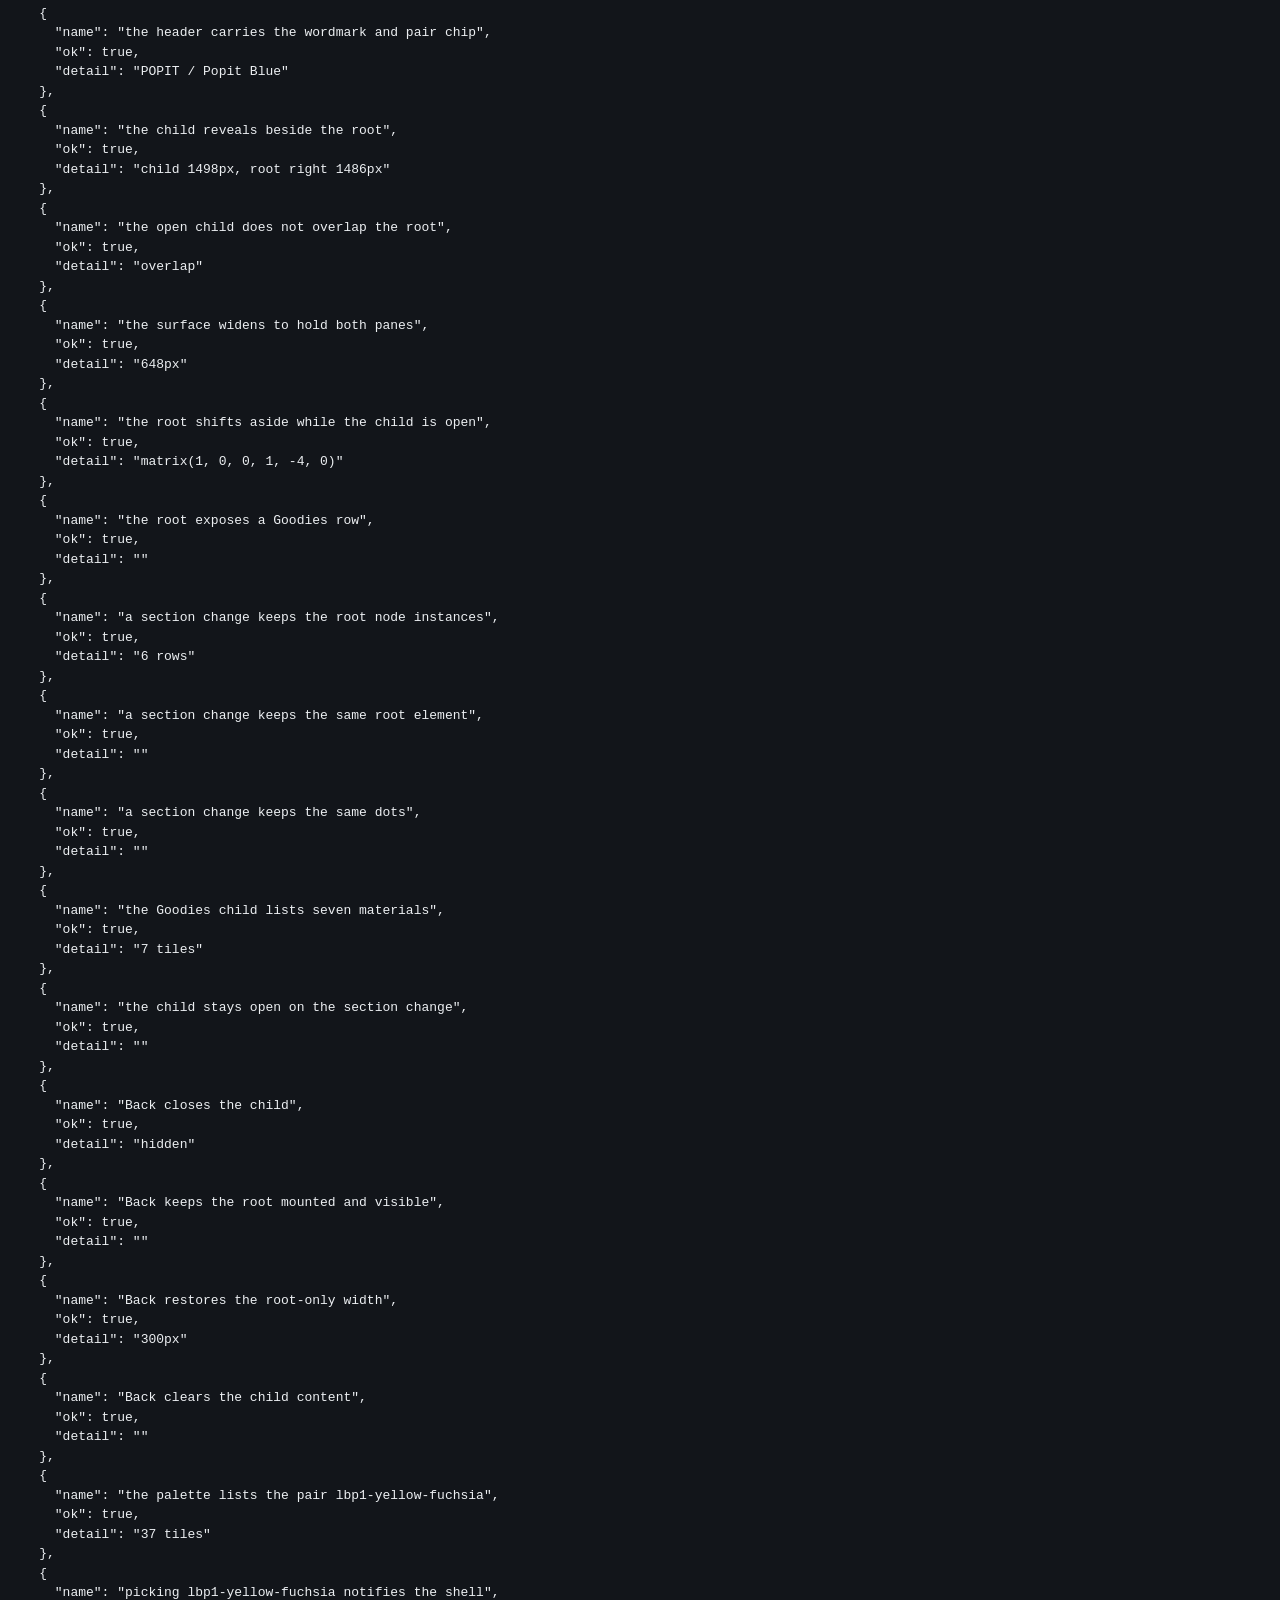
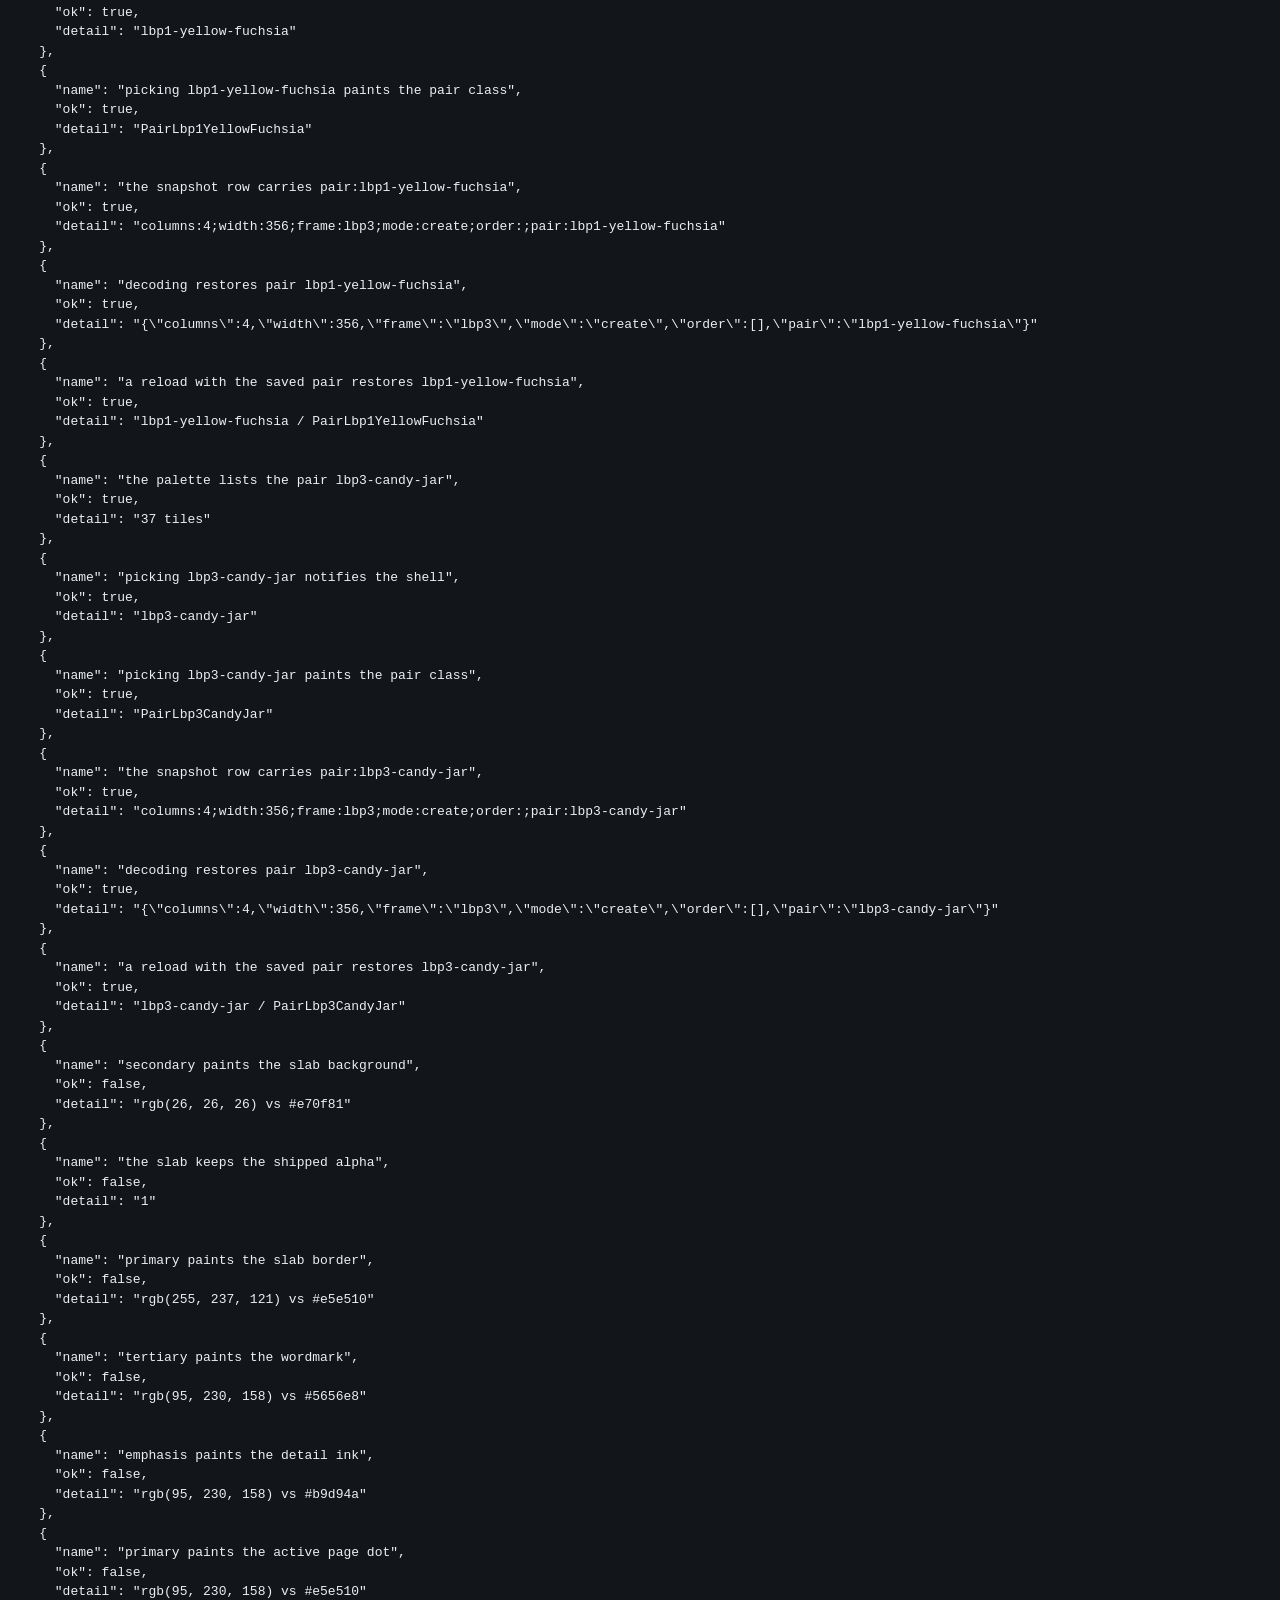
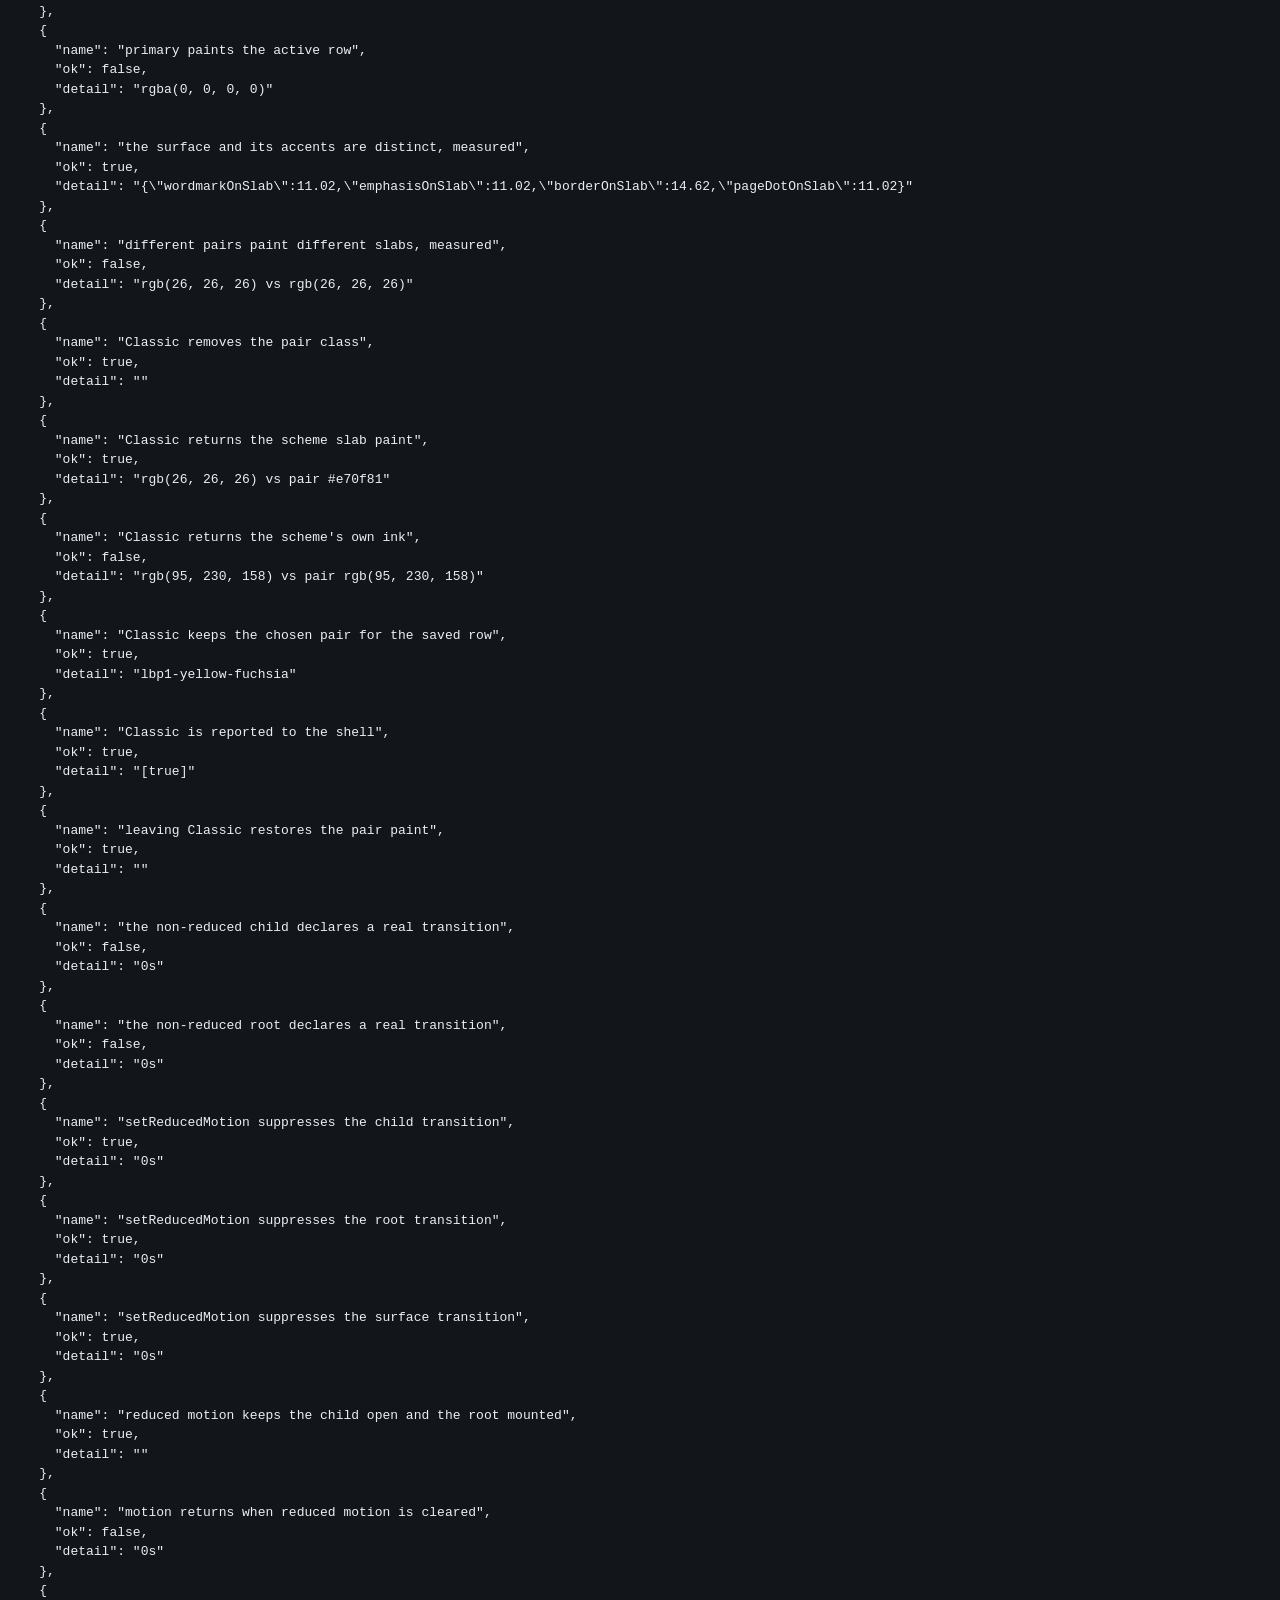
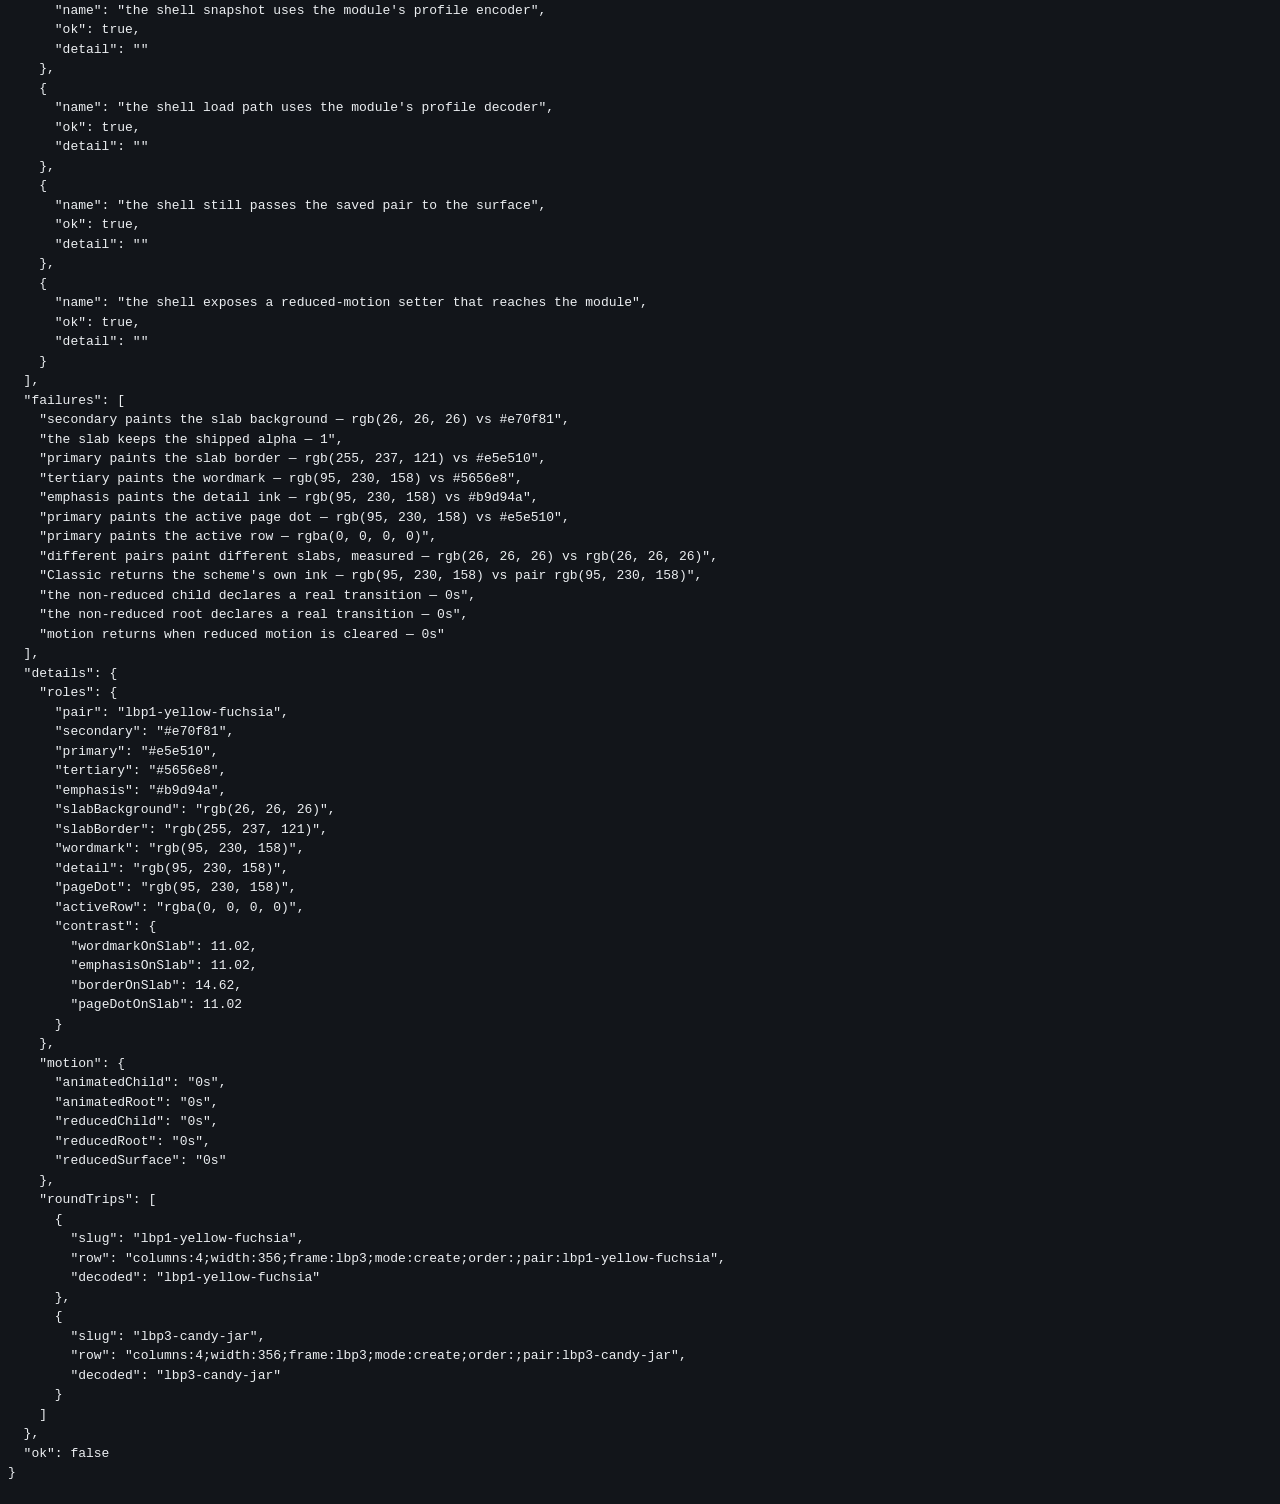
<file: tools/browser/popit-probe.html>
<!doctype html>
<html lang="en">
<head>
<meta charset="utf-8">
<title>Popit browser probe</title>
<link rel="icon" href="data:,">
<style>
  html, body { margin: 0; background: #12151a; color: #eceff2; font: 13px/1.5 sans-serif; }
  #root { position: relative; width: 1600px; height: 900px; overflow: visible; }
  .ppanel { box-sizing: border-box; position: relative; }
  .plabel { display: block; }
  .PopitSurface { overflow: visible; }
  .PopitSurface > * { flex-shrink: 0; }
  #probe-output { white-space: pre-wrap; padding: 8px; }
</style>
</head>
<body>
<div id="root" class="SchemeDeadlock"></div>
<pre id="probe-output">running</pre>
<script src="/tools/browser/panorama-dom-host.js"></script>
<script src="/tools/browser/popit-probe.js"></script>
</body>
</html>
</file>
